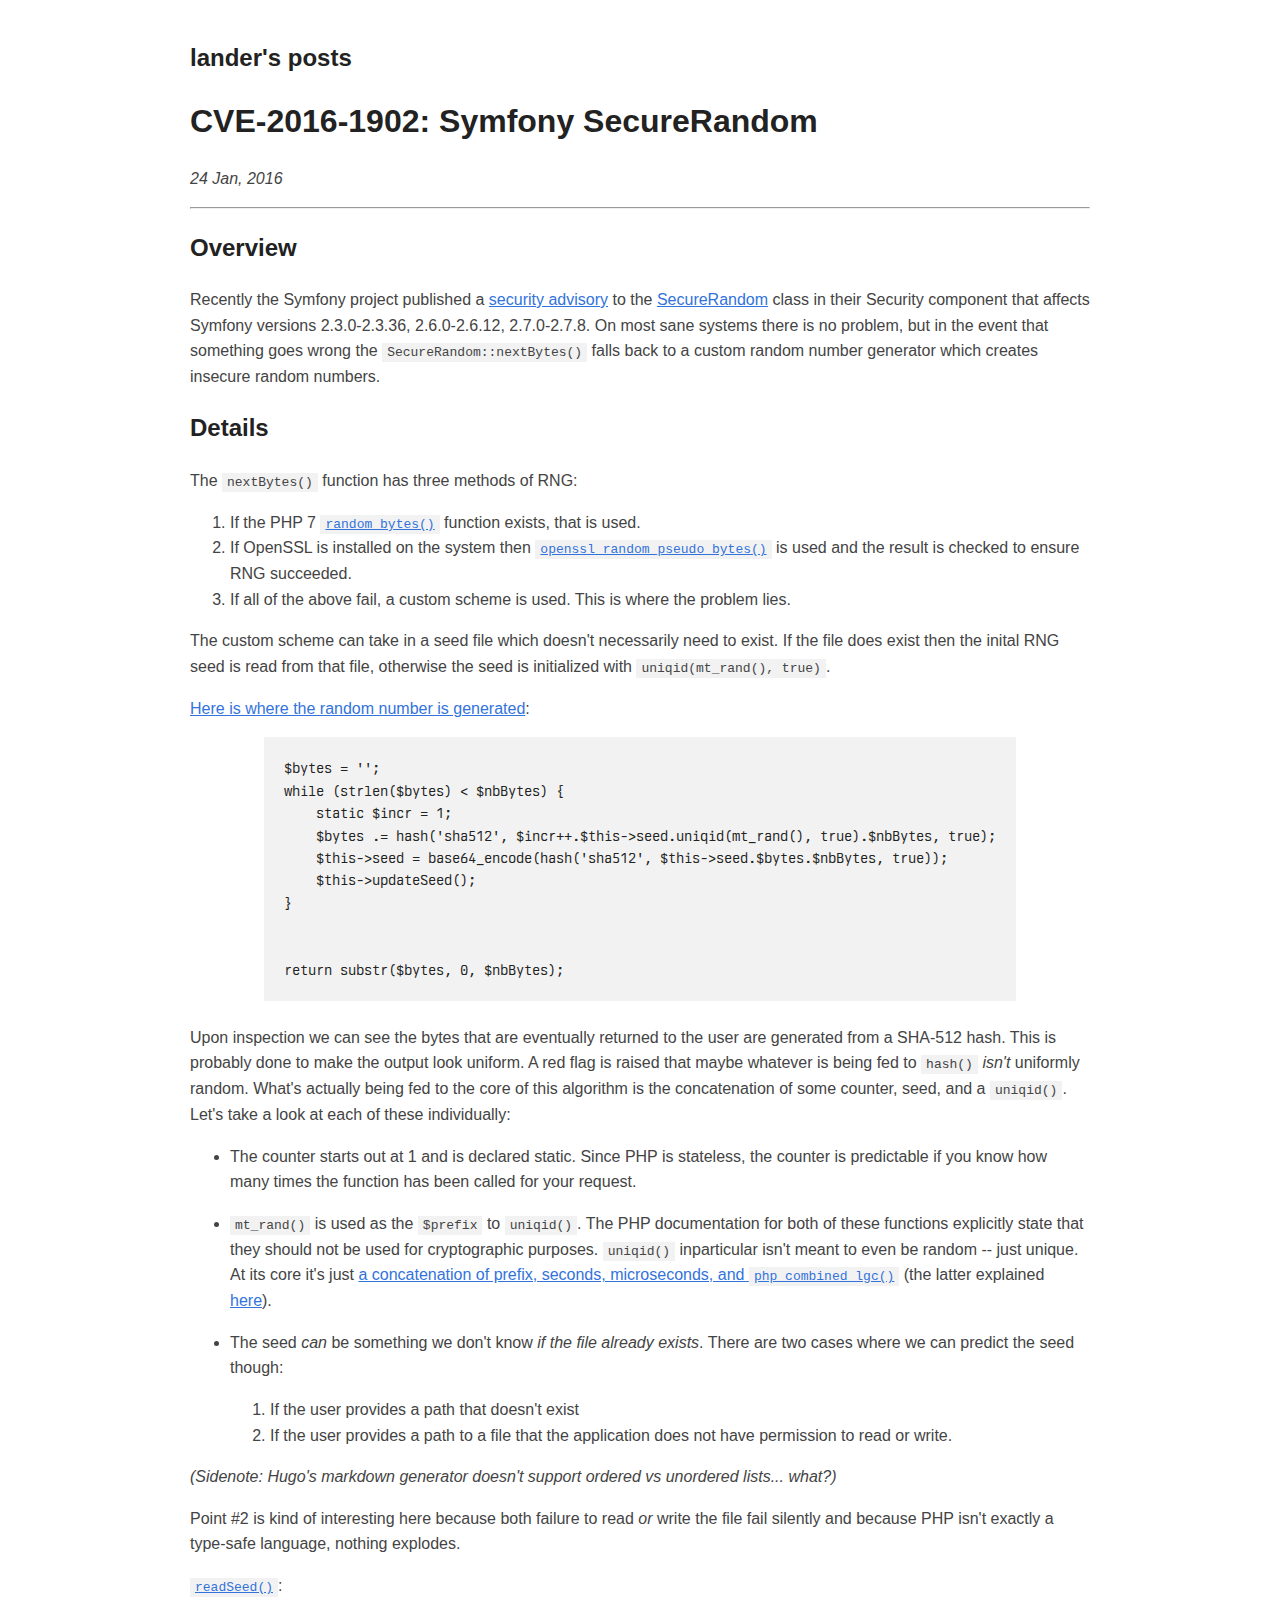
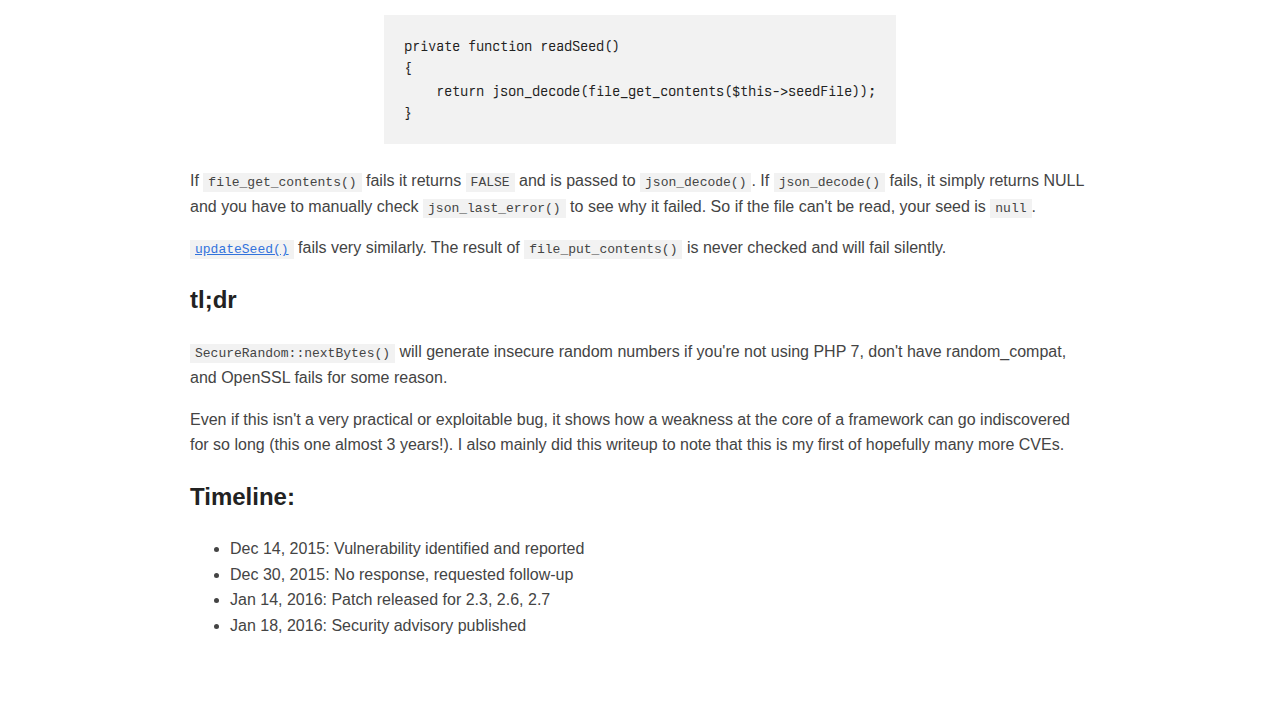
<file: cve-2016-1902/index.html>
<!DOCTYPE html>
<html lang="en">
<head>
  <meta charset="utf-8">
  <meta name="viewport" content="width=device-width, initial-scale=1.0">
  <title>CVE-2016-1902: Symfony SecureRandom | lander&#x27;s posts</title>
  <meta name="title" content="CVE-2016-1902: Symfony SecureRandom" />
<meta name="twitter:title" content="CVE-2016-1902: Symfony SecureRandom" />
<meta name="og:twitter:title" content="CVE-2016-1902: Symfony SecureRandom" />
<meta name="description"
    content="nothing interesting" />
<meta name="og:description"
    content="nothing interesting" />
<meta name="twitter:description"
    content="nothing interesting" />

<meta property="og:type" content="article" />
<meta property="article:published_time" content=" 2016-01-24T15:48:01-08:00">



  <meta name="referrer" content="no-referrer-when-downgrade">
  
  <link rel="alternate" type="application/atom+xml" title="lander&#x27;s posts" href="https://landaire.net/atom.xml">
      
  <style>@font-face {
font-family: 'BerkeleyMono';
src: url('/font/BerkeleyMono-Regular.woff2') format('woff2'),
url('/font/BerkeleyMono-Regular.woff') format('woff');
}

/* Expando */
.wrap-collabsible {
margin-bottom: 1.2rem 0;
}

input[type='checkbox'] {
display: none;
}

.lbl-toggle {
display: block;

font-weight: bold;
font-family: monospace;
font-size: 1.2rem;
text-transform: uppercase;
text-align: center;

padding: 1rem;

color: #F9DBBA;
background: #5B99C2;

cursor: pointer;

border-radius: 7px;
transition: all 0.25s ease-out;
}

.lbl-toggle:hover {
color: #1A4870;
}

.lbl-toggle::before {
content: ' ';
display: inline-block;

border-top: 5px solid transparent;
border-bottom: 5px solid transparent;
border-left: 5px solid currentColor;
vertical-align: middle;
margin-right: .7rem;
transform: translateY(-2px);

transition: transform .2s ease-out;
}

.toggle:checked + .lbl-toggle::before {
transform: rotate(90deg) translateX(-3px);
}

.collapsible-content {
max-height: 0px;
overflow: hidden;
transition: max-height .25s ease-in-out;
}

.toggle:checked + .lbl-toggle + .collapsible-content {
max-height: 1000vh;
}

.toggle:checked + .lbl-toggle {
border-bottom-right-radius: 0;
border-bottom-left-radius: 0;
}

.collapsible-content .content-inner {
background: rgba(26, 72, 112, .2);
border-bottom: 1px solid rgb(31, 49, 111, .45);
border-bottom-left-radius: 7px;
border-bottom-right-radius: 7px;
padding: .5rem 1rem;
}


body {
font-family: Verdana, sans-serif;
margin: auto;
padding: 20px;
max-width: 900px;
text-align: left;
background-color: #fff;
word-wrap: break-word;
overflow-wrap: break-word;
line-height: 1.5;
color: #444;
}

h1,
h2,
h3,
h4,
h5,
h6,
strong,
b {
color: #222;
}

a {
color: #3273dc;
}

.title {
text-decoration: none;
border: 0;
}

.title span {
font-weight: 400;
}

nav a {
margin-right: 10px;
}

textarea {
width: 100%;
font-size: 1rem;
}

input {
font-size: 1rem;
}

main,article {
line-height: 1.6;
}

table {
width: 100%;
}

img {
max-width: 100%;
}

main img {
display:block;
margin-left:auto;
margin-right:auto;
}

code {
padding: 2px 5px;
background-color: #f2f2f2;
}

pre code {
color: #222;
display: block;
padding: 20px;
white-space: pre-wrap;
font-size: 0.875rem;
overflow-x: auto;
}

div.highlight pre {
background-color: initial;
color: initial;
}

div.highlight code {
background-color: unset;
color: unset;
}

blockquote {
border-left: 1px solid #999;
color: #222;
padding-left: 20px;
font-style: italic;
}

footer {
padding: 25px;
text-align: center;
}

.helptext {
color: #222;
font-size: small;
}

.errorlist {
color: #eba613;
font-size: small;
}

/* blog posts */
ul.blog-posts {
list-style-type: none;
padding: unset;
}

ul.blog-posts li {
display: flex;
}

ul.blog-posts li span {
flex: 0 0 130px;
}

ul.blog-posts li a:visited {
color: #8b6fcb;
}

@media (prefers-color-scheme: dark) {
body {
background-color: #333;
color: #ddd;
}

h1,
h2,
h3,
h4,
h5,
h6,
strong,
b {
color: #eee;
}

a {
color: #8cc2dd;
}

code {
background-color: #222;
}

pre code {
color: #ddd;
}

blockquote {
color: #ccc;
}

textarea,
input {
background-color: #252525;
color: #ddd;
}

.helptext {
color: #aaa;
}
}

.header-block-inline {
display: flex;
justify-content: center;
align-items: center;
}

.header-block img {
margin: auto;
display: block;
}

.header-img {
margin-right: 1rem ;
}

/*
@media (min-width: 1200px) {
pre {
width: 1080px;
position: relative;
left: calc(-540px + 50%);
}
}

*/

pre {
text-align: center;
background-color: transparent !important;
}

pre code {
display: inline-block;
text-align: left;
}


/*
pre code {
width: 120em;
position: relative;
left: calc(-60em + 50%);
}
*/

pre, pre * {
font-family: 'BerkeleyMono', monospace;
font-variant-ligatures: none;
}

pre {
max-height: 100vh;
overflow: -moz-scrollbars-vertical;
overflow-y: scroll;
}</style>
  </head>
<body>
  <header>
  <a href="https:&#x2F;&#x2F;landaire.net" class="title">
    <h2>lander&#x27;s posts</h2>
  </a>
  <nav>
    

  </nav>
</header>



  <hgroup>
    <h1>CVE-2016-1902: Symfony SecureRandom</h1>
    
  </hgroup>

</div>
<p>
  <i>
    <time datetime=' 2016-01-24T15:48:01-08:00' pubdate>24 Jan, 2016</time>
  </i>
</p>
<hr>
<main>
  
  <h2 id="overview">Overview</h2>
<p>Recently the Symfony project published a <a href="http://symfony.com/blog/cve-2016-1902-securerandom-s-fallback-not-secure-when-openssl-fails">security advisory</a>
to the <a href="https://github.com/symfony/symfony/blob/v2.7.8/src/Symfony/Component/Security/Core/Util/SecureRandom.php">SecureRandom</a>
class in their Security component that affects Symfony versions 2.3.0-2.3.36,
2.6.0-2.6.12, 2.7.0-2.7.8. On most sane systems there is no problem, but
in the event that something goes wrong the <code>SecureRandom::nextBytes()</code> falls
back to a custom random number generator which creates insecure random numbers.</p>
<h2 id="details">Details</h2>
<p>The <code>nextBytes()</code> function has three methods of RNG:</p>
<ol>
<li>If the PHP 7 <a href="http://php.net/manual/en/function.random-bytes.php"><code>random_bytes()</code></a>
function exists, that is used.</li>
<li>If OpenSSL is installed on the system then <a href="https://github.com/symfony/symfony/blob/ad264021e44a5aaa132f16aef69f92e56795683e/src/Symfony/Component/Security/Core/Util/SecureRandom.php#L66-L76"><code>openssl_random_pseudo_bytes()</code></a>
is used and the result is checked to ensure RNG succeeded.</li>
<li>If all of the above fail, a custom scheme is used. This is where the problem
lies.</li>
</ol>
<p>The custom scheme can take in a seed file which doesn't necessarily need to exist.
If the file does exist then the inital RNG seed is read from that file, otherwise
the seed is initialized with <code>uniqid(mt_rand(), true)</code>.</p>
<p><a href="https://github.com/symfony/symfony/blob/ad264021e44a5aaa132f16aef69f92e56795683e/src/Symfony/Component/Security/Core/Util/SecureRandom.php#L92-L100">Here is where the random number is generated</a>:</p>
<pre data-lang="php" style="background-color:#2b303b;color:#c0c5ce;" class="language-php "><code class="language-php" data-lang="php"><span>$bytes = &#39;&#39;;
</span><span>while (strlen($bytes) &lt; $nbBytes) {
</span><span>    static $incr = 1;
</span><span>    $bytes .= hash(&#39;sha512&#39;, $incr++.$this-&gt;seed.uniqid(mt_rand(), true).$nbBytes, true);
</span><span>    $this-&gt;seed = base64_encode(hash(&#39;sha512&#39;, $this-&gt;seed.$bytes.$nbBytes, true));
</span><span>    $this-&gt;updateSeed();
</span><span>}
</span><span>
</span><span>
</span><span>return substr($bytes, 0, $nbBytes);
</span></code></pre>
<p>Upon inspection we can see the bytes that are eventually returned to the user
are generated from a SHA-512 hash. This is probably done to make the output look uniform.
A red flag is raised that maybe whatever is being fed to <code>hash()</code> <em>isn't</em> uniformly
random. What's actually being fed to the core of this algorithm is the concatenation
of some counter, seed, and a <code>uniqid()</code>. Let's take a look at each of these individually:</p>
<ul>
<li>
<p>The counter starts out at 1 and is declared static. Since PHP is stateless,
the counter is predictable if you know how many times the function has been
called for your request.</p>
</li>
<li>
<p><code>mt_rand()</code> is used as the <code>$prefix</code> to <code>uniqid()</code>. The PHP documentation
for both of these functions explicitly state that they should not be used for
cryptographic purposes. <code>uniqid()</code> inparticular isn't meant to even be random -- just unique.
At its core it's just <a href="https://github.com/php/php-src/blob/71c19800258ee3a9548af9a5e64ab0a62d1b1d8e/ext/standard/uniqid.c#L79-L83">a concatenation of prefix, seconds, microseconds, and <code>php_combined_lgc()</code></a> (the latter explained <a href="http://seclists.org/fulldisclosure/2010/Mar/519">here</a>).</p>
</li>
<li>
<p>The seed <em>can</em> be something we don't know <em>if the file already exists</em>. There
are two cases where we can predict the seed though:</p>
<ol>
<li>If the user provides a path that doesn't exist</li>
<li>If the user provides a path to a file that the application does not
have permission to read or write.</li>
</ol>
</li>
</ul>
<p><em>(Sidenote: Hugo's markdown generator doesn't support ordered vs unordered lists... what?)</em></p>
<p>Point #2 is kind of interesting here because both failure to read <em>or</em> write the
file fail silently and because PHP isn't exactly a type-safe language, nothing explodes.</p>
<p><a href="https://github.com/symfony/symfony/blob/ad264021e44a5aaa132f16aef69f92e56795683e/src/Symfony/Component/Security/Core/Util/SecureRandom.php#L103-L106"><code>readSeed()</code></a>:</p>
<pre data-lang="php" style="background-color:#2b303b;color:#c0c5ce;" class="language-php "><code class="language-php" data-lang="php"><span>private function readSeed()
</span><span>{
</span><span>    return json_decode(file_get_contents($this-&gt;seedFile));
</span><span>}
</span></code></pre>
<p>If <code>file_get_contents()</code> fails it returns <code>FALSE</code> and is passed to <code>json_decode()</code>.
If <code>json_decode()</code> fails, it simply returns NULL and you have to manually check
<code>json_last_error()</code> to see why it failed. So if the file can't be read, your
seed is <code>null</code>.</p>
<p><a href="https://github.com/symfony/symfony/blob/ad264021e44a5aaa132f16aef69f92e56795683e/src/Symfony/Component/Security/Core/Util/SecureRandom.php#L108-L115"><code>updateSeed()</code></a> fails very similarly. The result of <code>file_put_contents()</code>
is never checked and will fail silently.</p>
<h2 id="tl-dr">tl;dr</h2>
<p><code>SecureRandom::nextBytes()</code> will generate insecure random numbers if you're not
using PHP 7, don't have random_compat, and OpenSSL fails for some reason.</p>
<p>Even if this isn't a very practical or exploitable bug, it shows how a weakness
at the core of a framework can go indiscovered for so long (this one almost 3 years!).
I also mainly did this writeup to note that this is my first of hopefully many
more CVEs.</p>
<h2 id="timeline">Timeline:</h2>
<ul>
<li>Dec 14, 2015: Vulnerability identified and reported</li>
<li>Dec 30, 2015: No response, requested follow-up</li>
<li>Jan 14, 2016: Patch released for 2.3, 2.6, 2.7</li>
<li>Jan 18, 2016: Security advisory published</li>
</ul>

</main>
<p>
</p>
<footer>
</footer>
</body>
<!-- Matomo -->
<script>
  var _paq = window._paq = window._paq || [];
  /* tracker methods like "setCustomDimension" should be called before "trackPageView" */
  _paq.push(['trackPageView']);
  _paq.push(['enableLinkTracking']);
  (function() {
    var u="https://landaire.matomo.cloud/";
    _paq.push(['setTrackerUrl', u+'matomo.php']);
    _paq.push(['setSiteId', '1']);
    var d=document, g=d.createElement('script'), s=d.getElementsByTagName('script')[0];
    g.async=true; g.src='https://cdn.matomo.cloud/landaire.matomo.cloud/matomo.js'; s.parentNode.insertBefore(g,s);
  })();
</script>
<!-- End Matomo Code -->
</html>
</file>
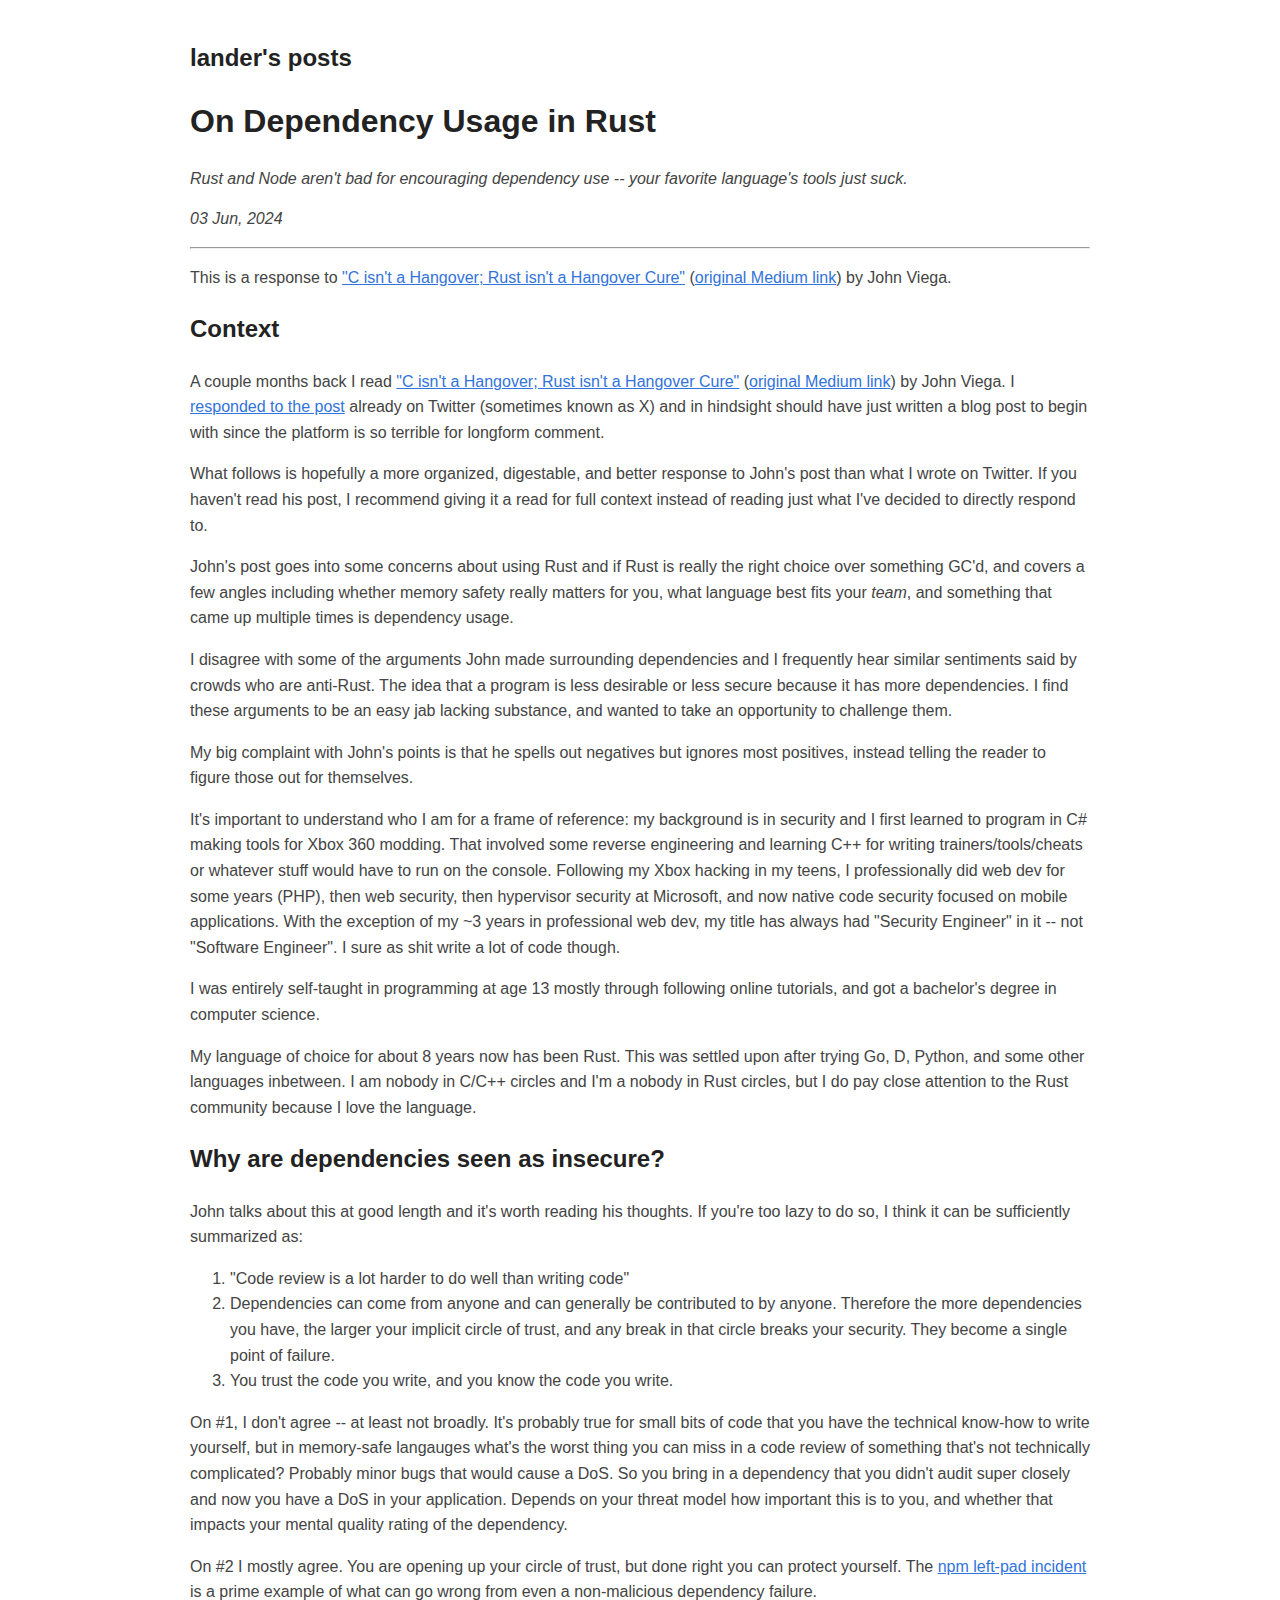
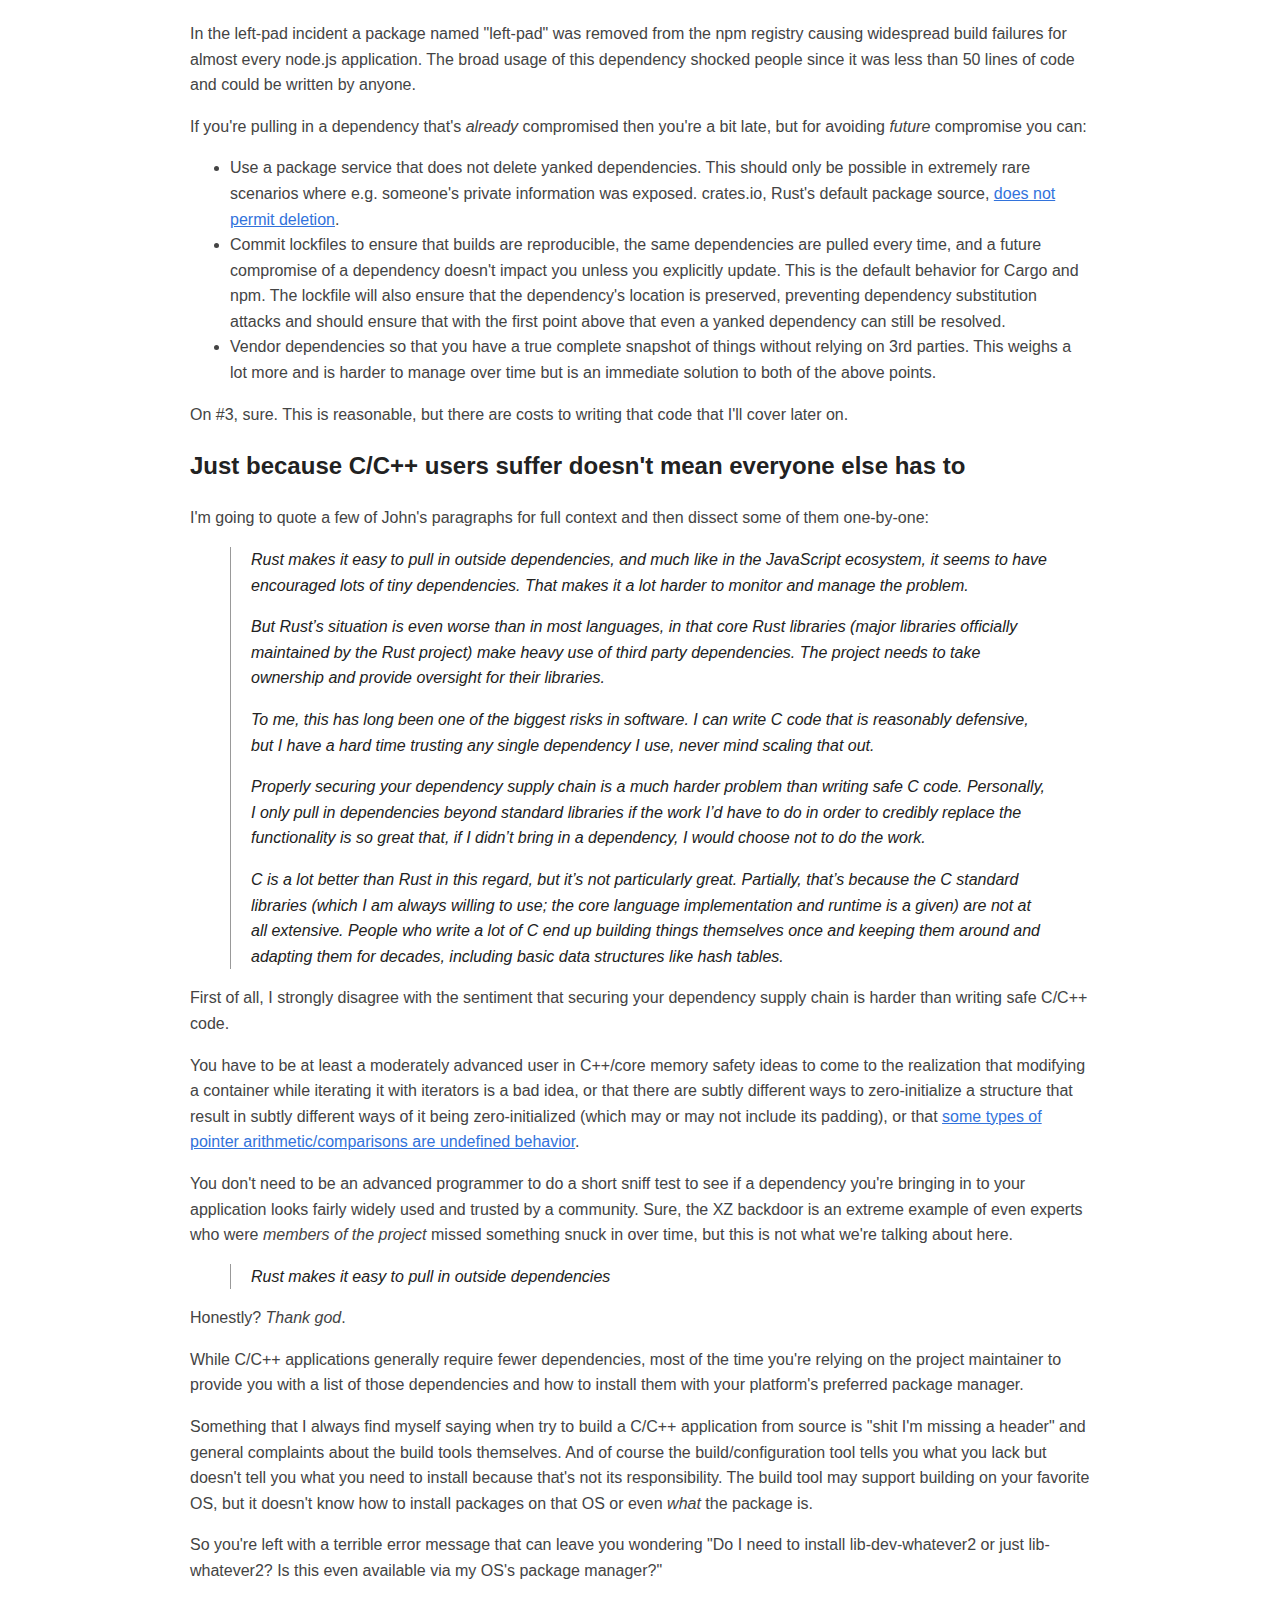
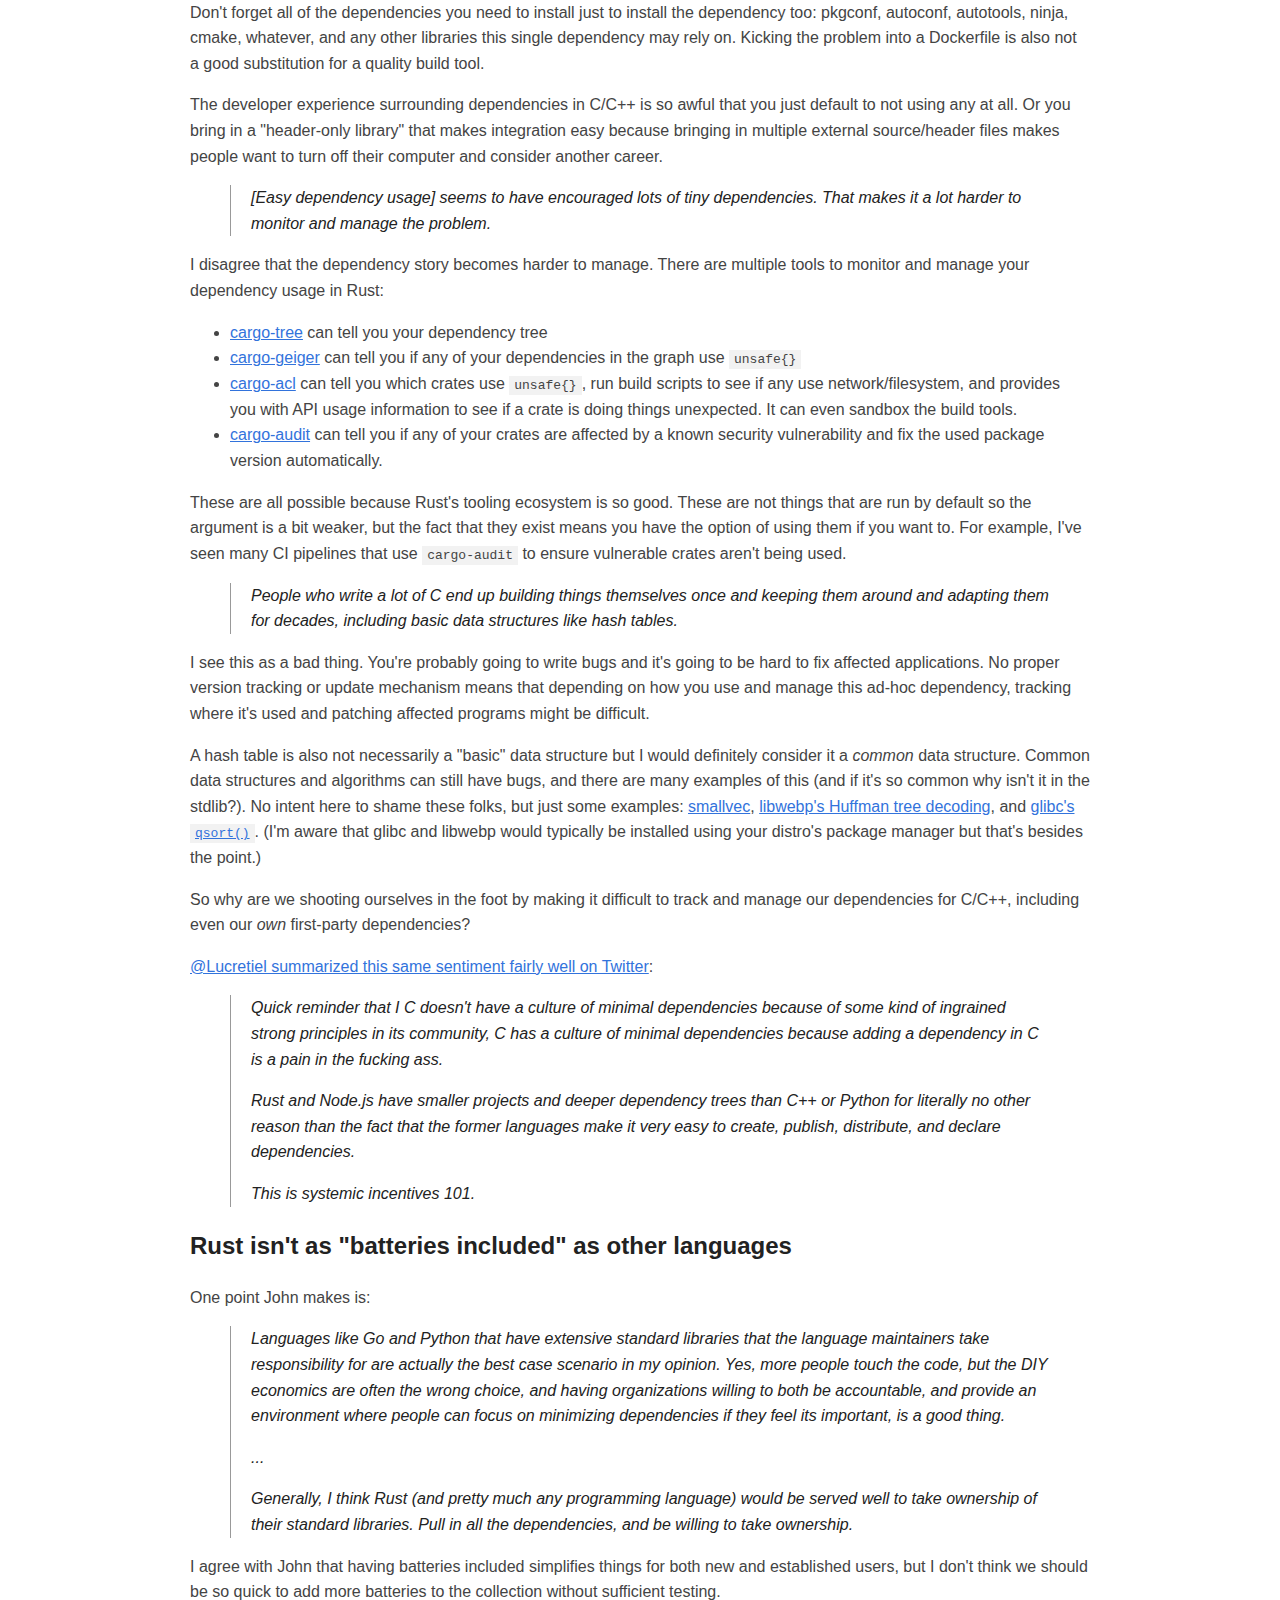
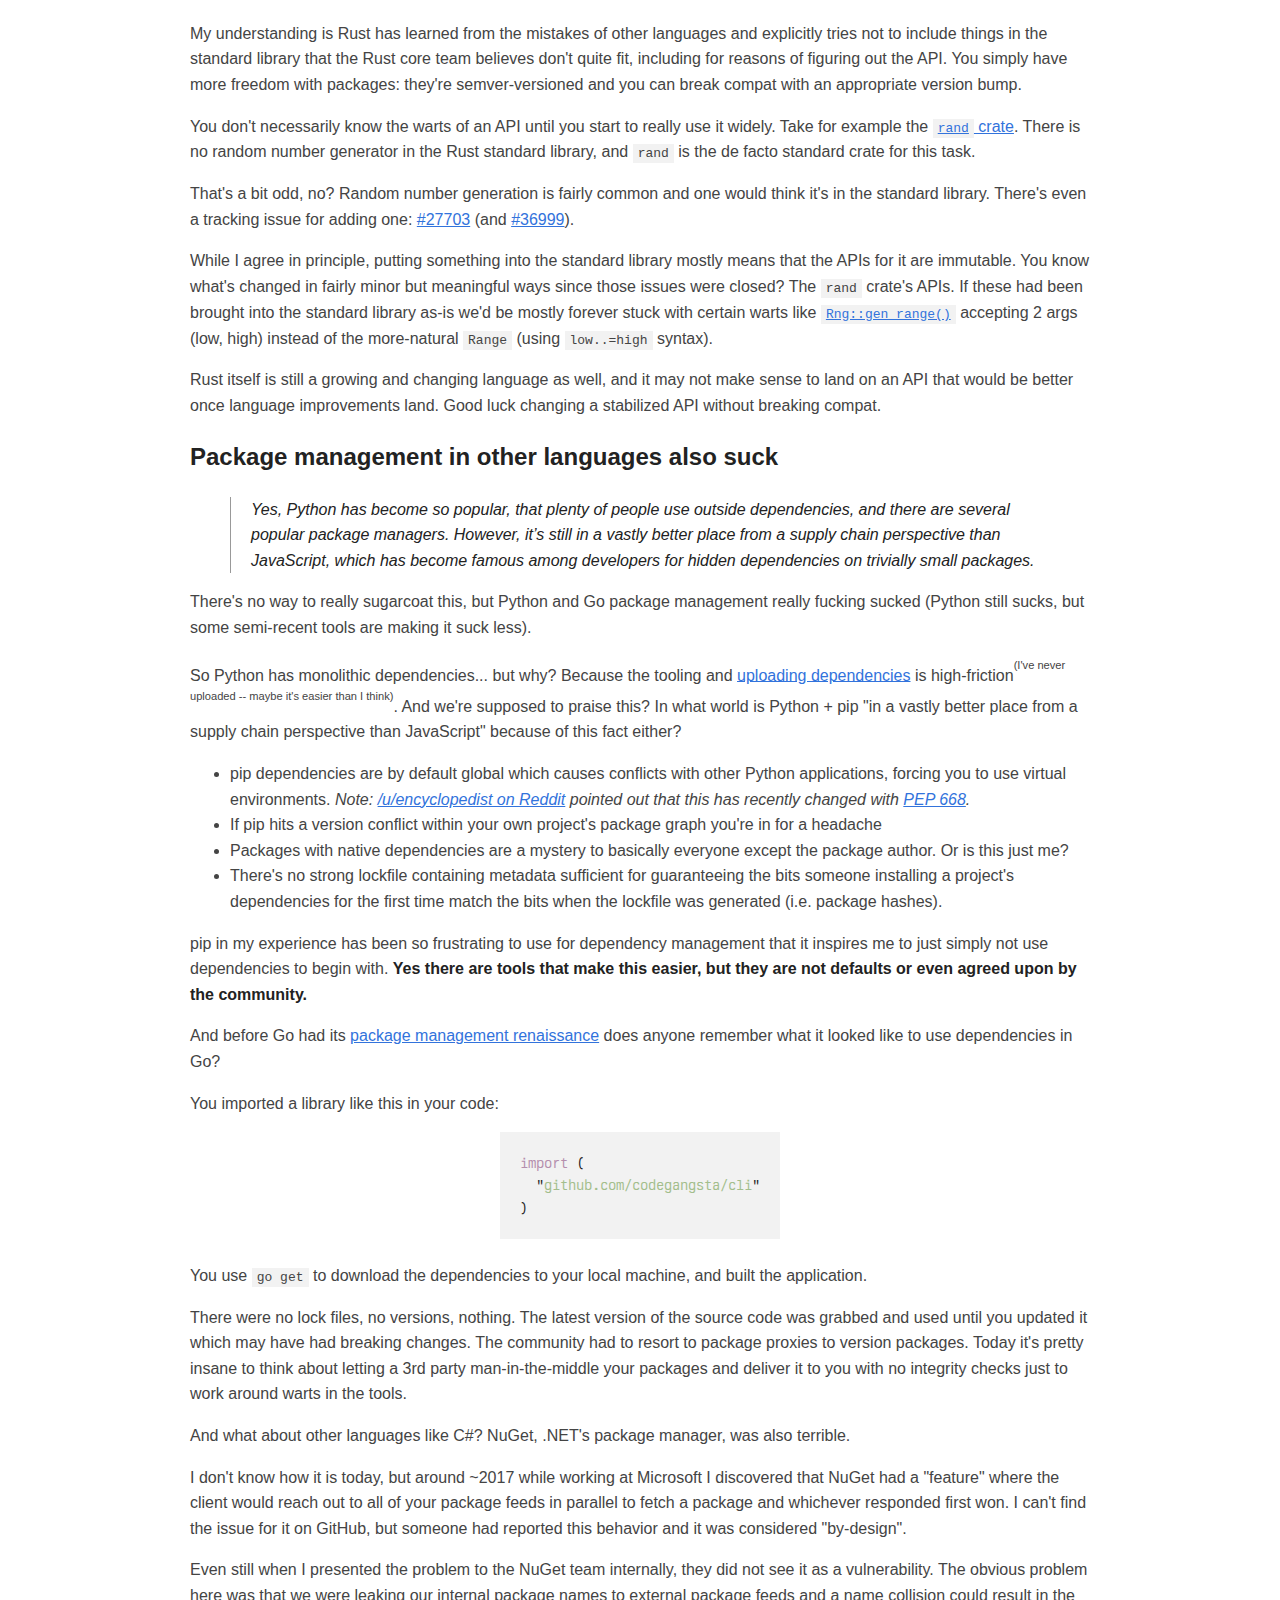
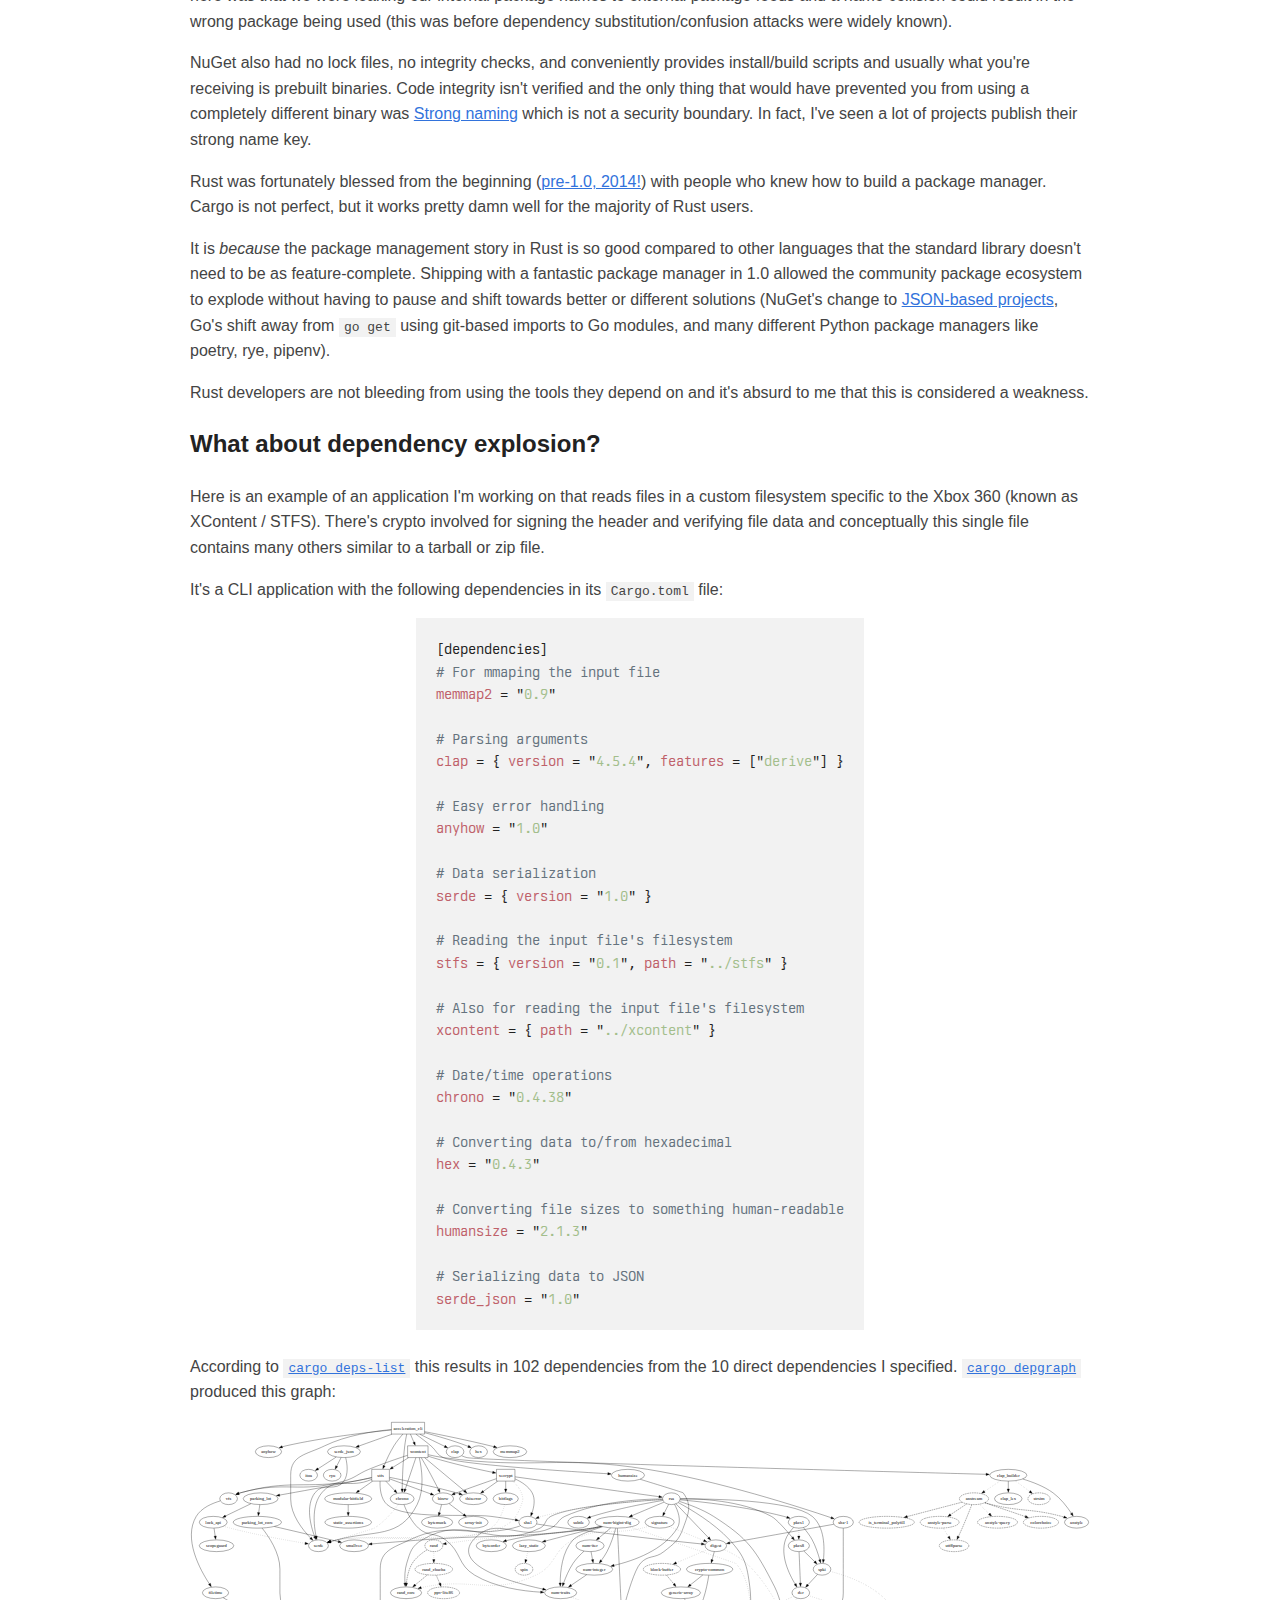
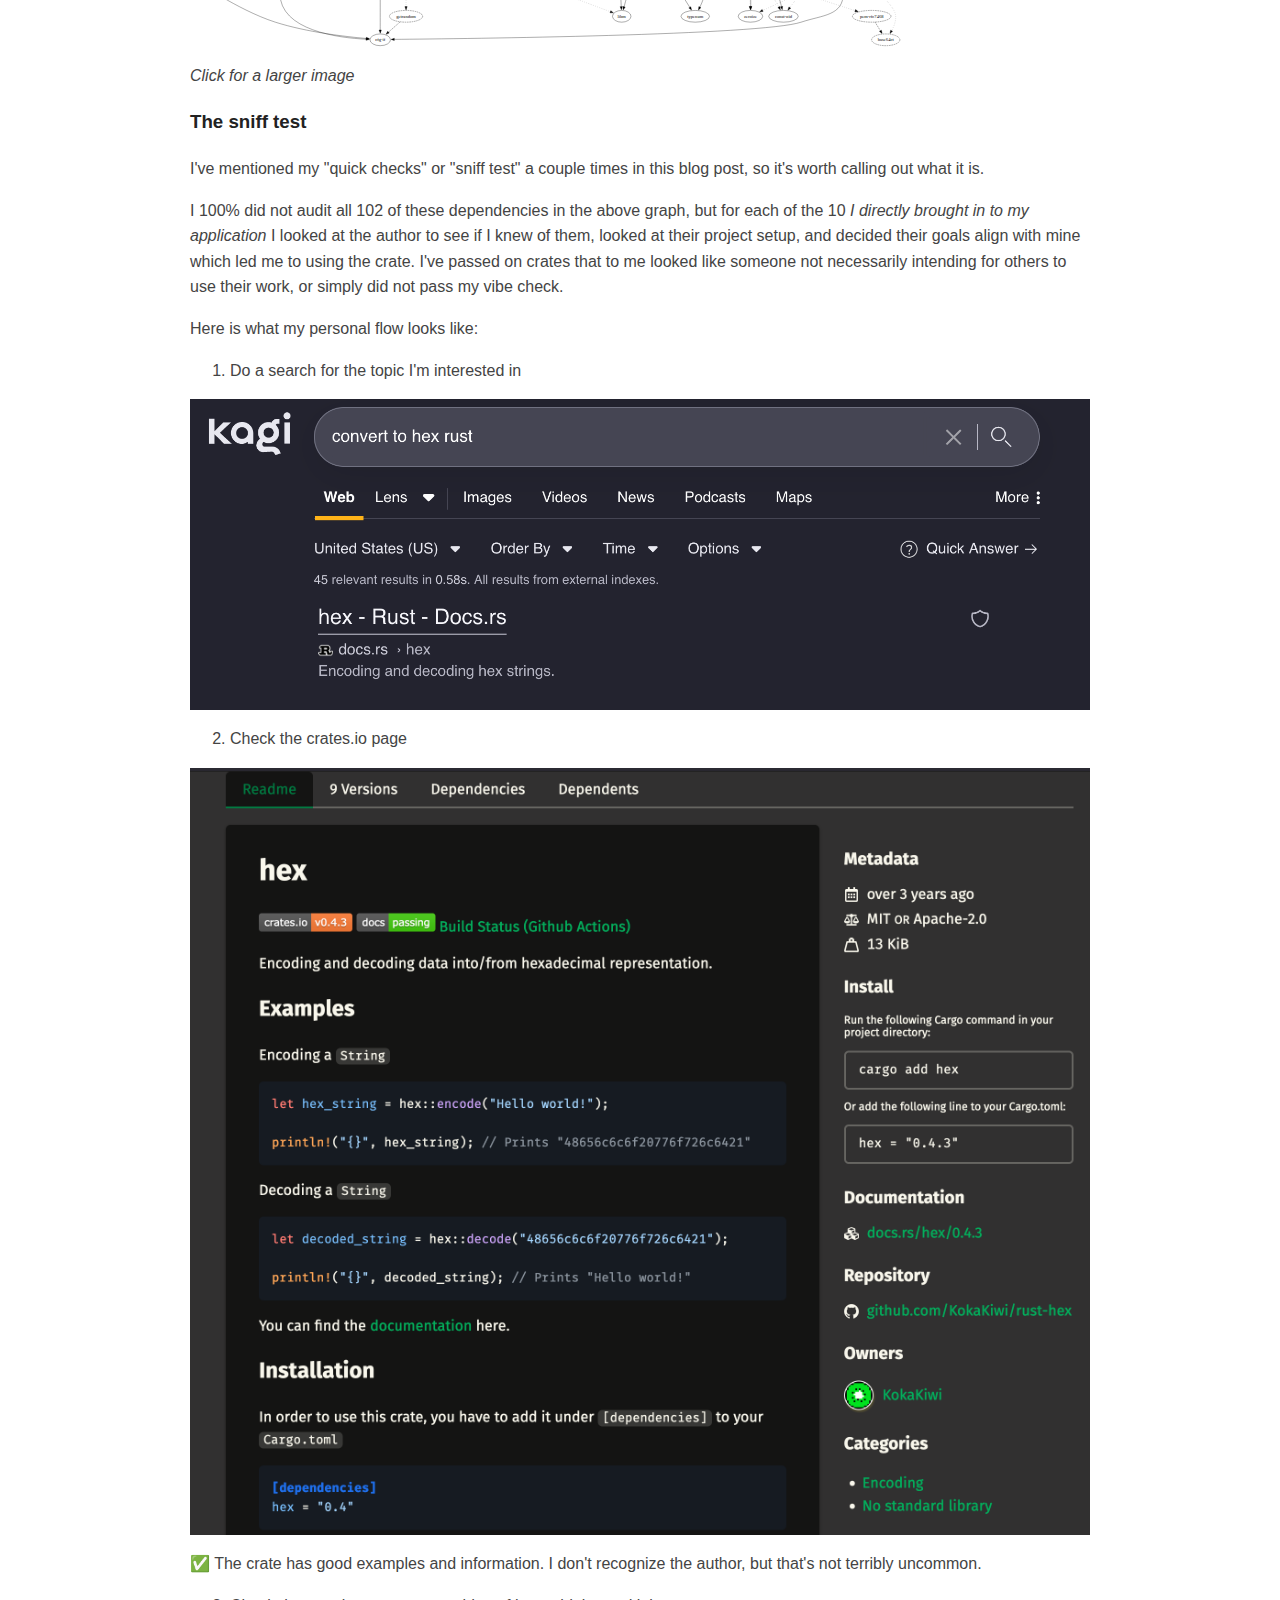
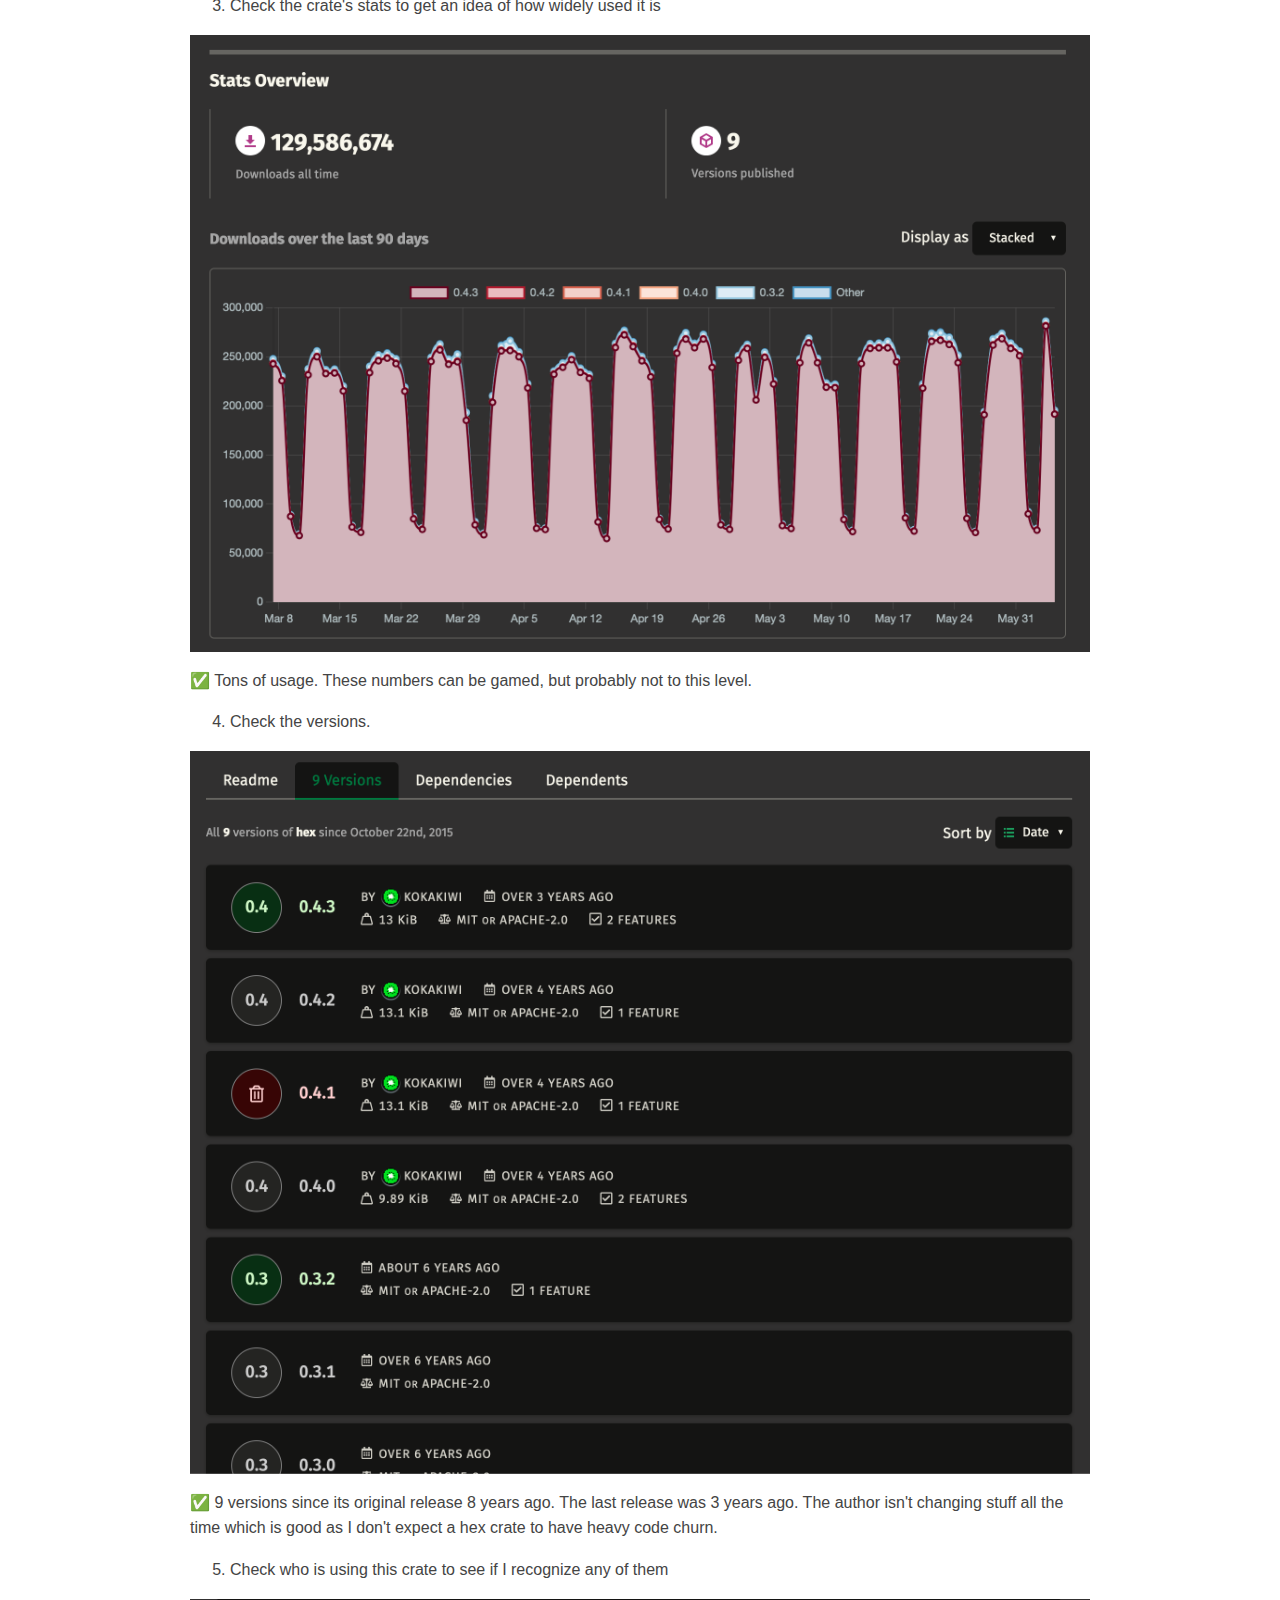
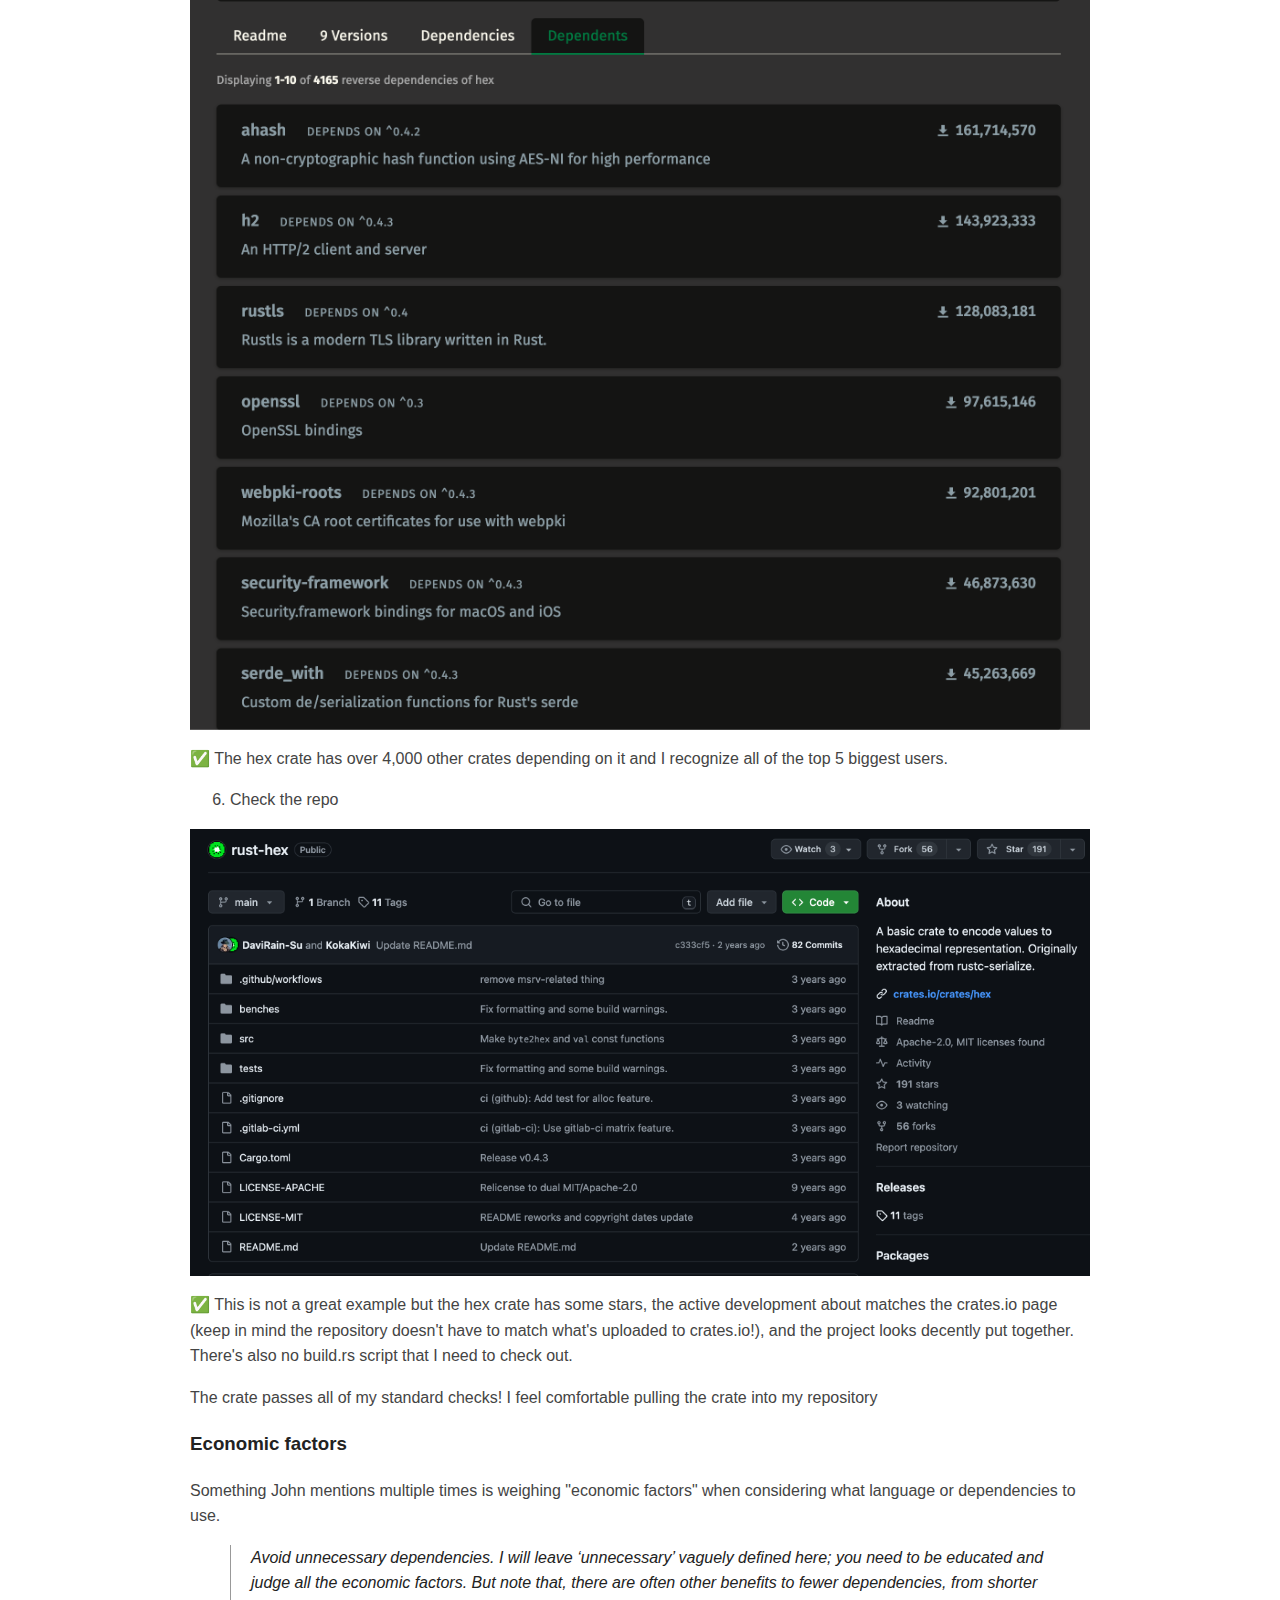
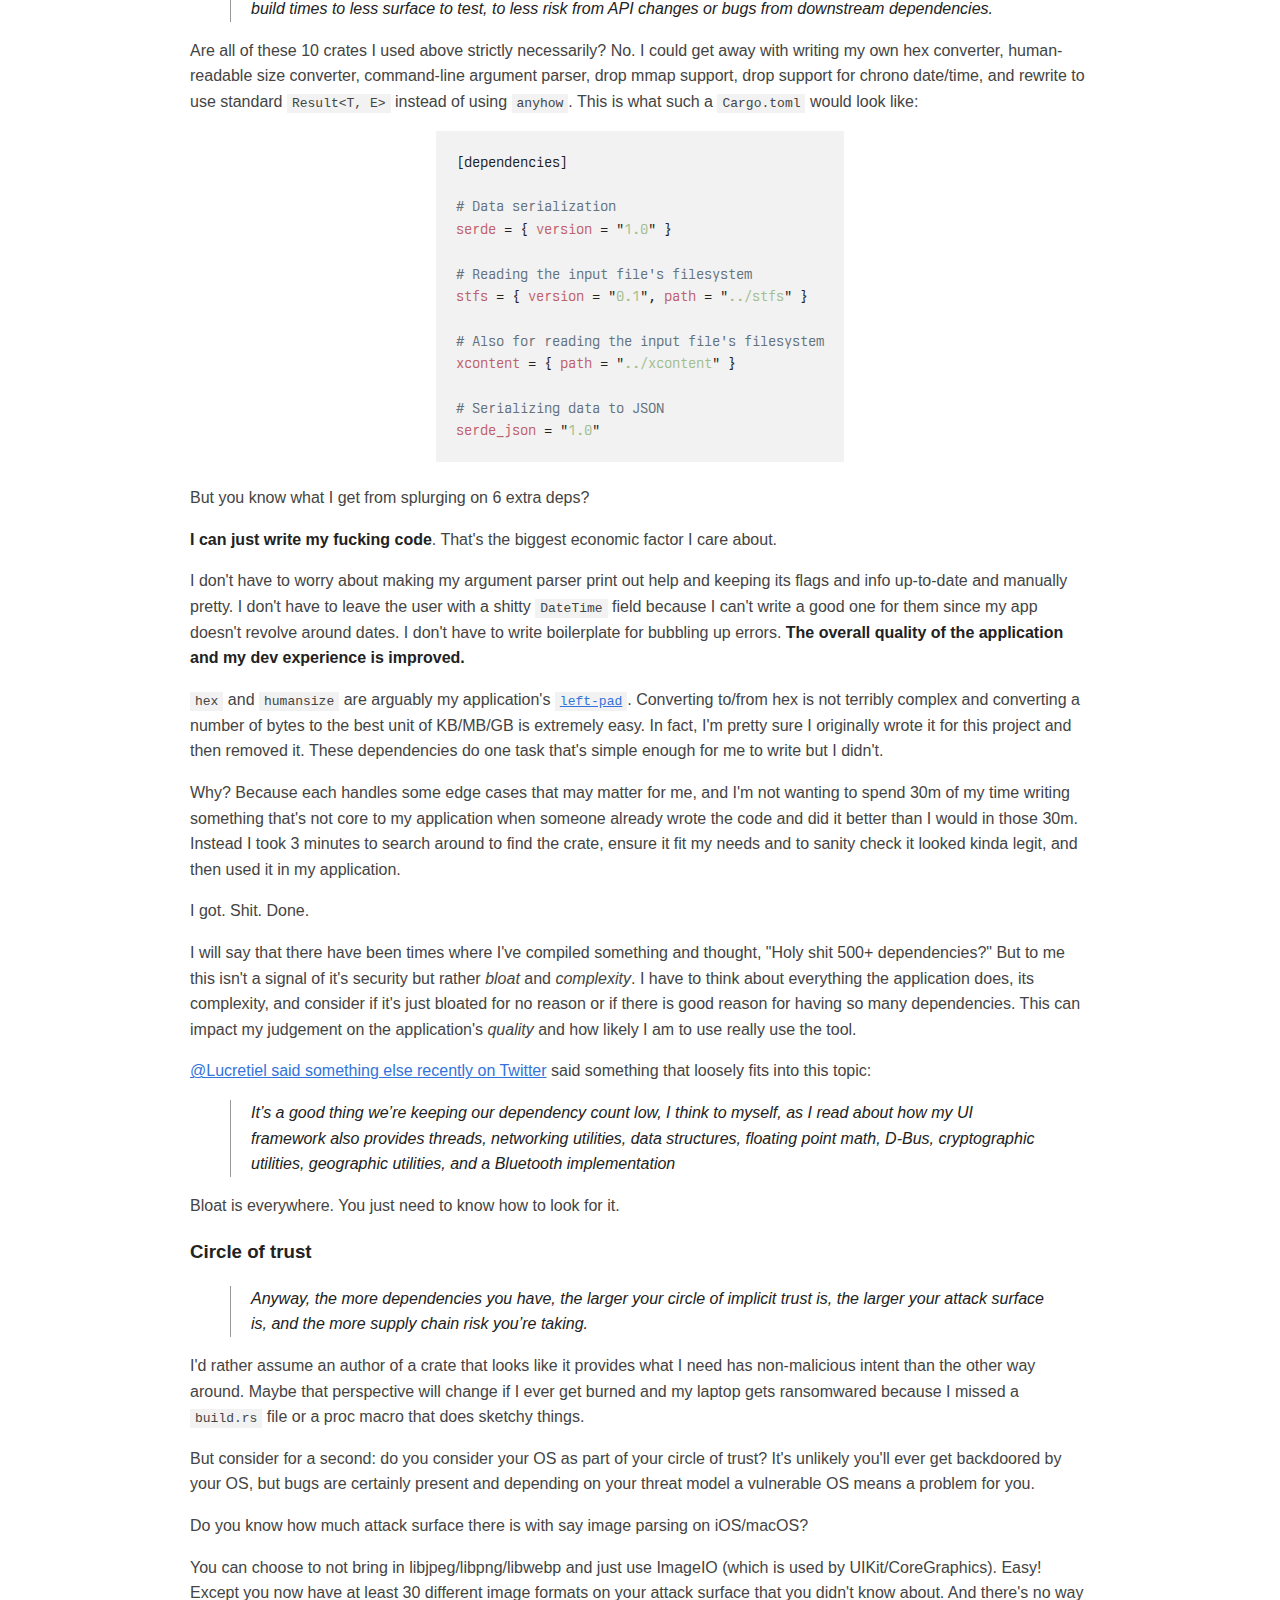
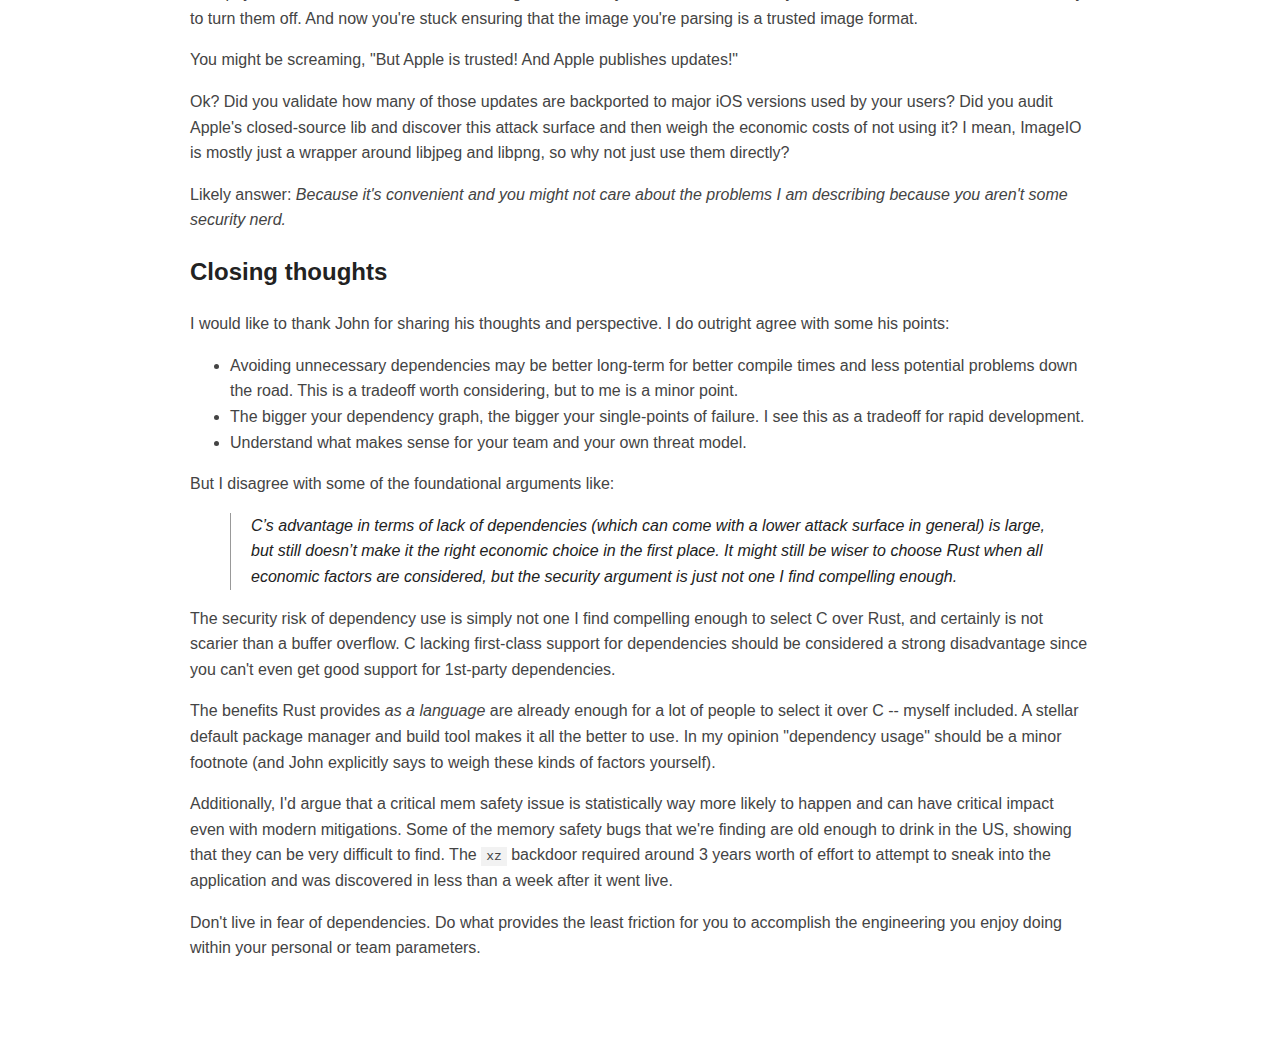
<file: on-dependency-usage-in-rust/index.html>
<!DOCTYPE html>
<html lang="en">
<head>
  <meta charset="utf-8">
  <meta name="viewport" content="width=device-width, initial-scale=1.0">
  <title>On Dependency Usage in Rust | lander&#x27;s posts</title>
  <meta name="title" content="On Dependency Usage in Rust" />
<meta name="twitter:title" content="On Dependency Usage in Rust" />
<meta name="og:twitter:title" content="On Dependency Usage in Rust" />
<meta name="description"
    content="Rust and Node aren&#x27;t bad for encouraging dependency use -- your favorite language&#x27;s tools just suck." />
<meta name="og:description"
    content="Rust and Node aren&#x27;t bad for encouraging dependency use -- your favorite language&#x27;s tools just suck." />
<meta name="twitter:description"
    content="Rust and Node aren&#x27;t bad for encouraging dependency use -- your favorite language&#x27;s tools just suck." />

<meta property="og:type" content="article" />
<meta property="article:published_time" content=" 2024-06-03T00:00:00+00:00">



  <meta name="referrer" content="no-referrer-when-downgrade">
  
  <link rel="alternate" type="application/atom+xml" title="lander&#x27;s posts" href="https://landaire.net/atom.xml">
      
  <style>@font-face {
font-family: 'BerkeleyMono';
src: url('/font/BerkeleyMono-Regular.woff2') format('woff2'),
url('/font/BerkeleyMono-Regular.woff') format('woff');
}

/* Expando */
.wrap-collabsible {
margin-bottom: 1.2rem 0;
}

input[type='checkbox'] {
display: none;
}

.lbl-toggle {
display: block;

font-weight: bold;
font-family: monospace;
font-size: 1.2rem;
text-transform: uppercase;
text-align: center;

padding: 1rem;

color: #F9DBBA;
background: #5B99C2;

cursor: pointer;

border-radius: 7px;
transition: all 0.25s ease-out;
}

.lbl-toggle:hover {
color: #1A4870;
}

.lbl-toggle::before {
content: ' ';
display: inline-block;

border-top: 5px solid transparent;
border-bottom: 5px solid transparent;
border-left: 5px solid currentColor;
vertical-align: middle;
margin-right: .7rem;
transform: translateY(-2px);

transition: transform .2s ease-out;
}

.toggle:checked + .lbl-toggle::before {
transform: rotate(90deg) translateX(-3px);
}

.collapsible-content {
max-height: 0px;
overflow: hidden;
transition: max-height .25s ease-in-out;
}

.toggle:checked + .lbl-toggle + .collapsible-content {
max-height: 1000vh;
}

.toggle:checked + .lbl-toggle {
border-bottom-right-radius: 0;
border-bottom-left-radius: 0;
}

.collapsible-content .content-inner {
background: rgba(26, 72, 112, .2);
border-bottom: 1px solid rgb(31, 49, 111, .45);
border-bottom-left-radius: 7px;
border-bottom-right-radius: 7px;
padding: .5rem 1rem;
}


body {
font-family: Verdana, sans-serif;
margin: auto;
padding: 20px;
max-width: 900px;
text-align: left;
background-color: #fff;
word-wrap: break-word;
overflow-wrap: break-word;
line-height: 1.5;
color: #444;
}

h1,
h2,
h3,
h4,
h5,
h6,
strong,
b {
color: #222;
}

a {
color: #3273dc;
}

.title {
text-decoration: none;
border: 0;
}

.title span {
font-weight: 400;
}

nav a {
margin-right: 10px;
}

textarea {
width: 100%;
font-size: 1rem;
}

input {
font-size: 1rem;
}

main,article {
line-height: 1.6;
}

table {
width: 100%;
}

img {
max-width: 100%;
}

main img {
display:block;
margin-left:auto;
margin-right:auto;
}

code {
padding: 2px 5px;
background-color: #f2f2f2;
}

pre code {
color: #222;
display: block;
padding: 20px;
white-space: pre-wrap;
font-size: 0.875rem;
overflow-x: auto;
}

div.highlight pre {
background-color: initial;
color: initial;
}

div.highlight code {
background-color: unset;
color: unset;
}

blockquote {
border-left: 1px solid #999;
color: #222;
padding-left: 20px;
font-style: italic;
}

footer {
padding: 25px;
text-align: center;
}

.helptext {
color: #222;
font-size: small;
}

.errorlist {
color: #eba613;
font-size: small;
}

/* blog posts */
ul.blog-posts {
list-style-type: none;
padding: unset;
}

ul.blog-posts li {
display: flex;
}

ul.blog-posts li span {
flex: 0 0 130px;
}

ul.blog-posts li a:visited {
color: #8b6fcb;
}

@media (prefers-color-scheme: dark) {
body {
background-color: #333;
color: #ddd;
}

h1,
h2,
h3,
h4,
h5,
h6,
strong,
b {
color: #eee;
}

a {
color: #8cc2dd;
}

code {
background-color: #222;
}

pre code {
color: #ddd;
}

blockquote {
color: #ccc;
}

textarea,
input {
background-color: #252525;
color: #ddd;
}

.helptext {
color: #aaa;
}
}

.header-block-inline {
display: flex;
justify-content: center;
align-items: center;
}

.header-block img {
margin: auto;
display: block;
}

.header-img {
margin-right: 1rem ;
}

/*
@media (min-width: 1200px) {
pre {
width: 1080px;
position: relative;
left: calc(-540px + 50%);
}
}

*/

pre {
text-align: center;
background-color: transparent !important;
}

pre code {
display: inline-block;
text-align: left;
}


/*
pre code {
width: 120em;
position: relative;
left: calc(-60em + 50%);
}
*/

pre, pre * {
font-family: 'BerkeleyMono', monospace;
font-variant-ligatures: none;
}

pre {
max-height: 100vh;
overflow: -moz-scrollbars-vertical;
overflow-y: scroll;
}</style>
  </head>
<body>
  <header>
  <a href="https:&#x2F;&#x2F;landaire.net" class="title">
    <h2>lander&#x27;s posts</h2>
  </a>
  <nav>
    

  </nav>
</header>



  <hgroup>
    <h1>On Dependency Usage in Rust</h1>
    <p><em>Rust and Node aren&#x27;t bad for encouraging dependency use -- your favorite language&#x27;s tools just suck.</em></p>
  </hgroup>

</div>
<p>
  <i>
    <time datetime=' 2024-06-03T00:00:00+00:00' pubdate>03 Jun, 2024</time>
  </i>
</p>
<hr>
<main>
  
  <p>This is a response to <a href="https://scribe.rip/@john_25313/c-isnt-a-hangover-rust-isn-t-a-hangover-cure-580c9b35b5ce">"C isn't a Hangover; Rust isn't a Hangover Cure"</a> (<a href="https://medium.com/@john_25313/c-isnt-a-hangover-rust-isn-t-a-hangover-cure-580c9b35b5ce">original Medium link</a>) by John Viega.</p>

  
  <h2 id="context">Context</h2>
<p>A couple months back I read <a href="https://scribe.rip/@john_25313/c-isnt-a-hangover-rust-isn-t-a-hangover-cure-580c9b35b5ce">"C isn't a Hangover; Rust isn't a Hangover Cure"</a> (<a href="https://medium.com/@john_25313/c-isnt-a-hangover-rust-isn-t-a-hangover-cure-580c9b35b5ce">original Medium link</a>) by John Viega. I <a href="https://x.com/landaire/status/1782890213146083625">responded to the post</a> already on Twitter (sometimes known as X) and in hindsight should have just written a blog post to begin with since the platform is so terrible for longform comment.</p>
<p>What follows is hopefully a more organized, digestable, and better response to John's post than what I wrote on Twitter. If you haven't read his post, I recommend giving it a read for full context instead of reading just what I've decided to directly respond to.</p>
<p>John's post goes into some concerns about using Rust and if Rust is really the right choice over something GC'd, and covers a few angles including whether memory safety really matters for you, what language best fits your <em>team</em>, and something that came up multiple times is dependency usage.</p>
<p>I disagree with some of the arguments John made surrounding dependencies and I frequently hear similar sentiments said by crowds who are anti-Rust. The idea that a program is less desirable or less secure because it has more dependencies. I find these arguments to be an easy jab lacking substance, and wanted to take an opportunity to challenge them.</p>
<p>My big complaint with John's points is that he spells out negatives but ignores most positives, instead telling the reader to figure those out for themselves.</p>
<p>It's important to understand who I am for a frame of reference: my background is in security and I first learned to program in C# making tools for Xbox 360 modding. That involved some reverse engineering and learning C++ for writing trainers/tools/cheats or whatever stuff would have to run on the console. Following my Xbox hacking in my teens, I professionally did web dev for some years (PHP), then web security, then hypervisor security at Microsoft, and now native code security focused on mobile applications. With the exception of my ~3 years in professional web dev, my title has always had "Security Engineer" in it -- not "Software Engineer". I sure as shit write a lot of code though.</p>
<p>I was entirely self-taught in programming at age 13 mostly through following online tutorials, and got a bachelor's degree in computer science.</p>
<p>My language of choice for about 8 years now has been Rust. This was settled upon after trying Go, D, Python, and some other languages inbetween. I am nobody in C/C++ circles and I'm a nobody in Rust circles, but I do pay close attention to the Rust community because I love the language.</p>
<h2 id="why-are-dependencies-seen-as-insecure">Why are dependencies seen as insecure?</h2>
<p>John talks about this at good length and it's worth reading his thoughts. If you're too lazy to do so, I think it can be sufficiently summarized as:</p>
<ol>
<li>"Code review is a lot harder to do well than writing code"</li>
<li>Dependencies can come from anyone and can generally be contributed to by anyone. Therefore the more dependencies you have, the larger your implicit circle of trust, and any break in that circle breaks your security. They become a single point of failure.</li>
<li>You trust the code you write, and you know the code you write.</li>
</ol>
<p>On #1, I don't agree -- at least not broadly. It's probably true for small bits of code that you have the technical know-how to write yourself, but in memory-safe langauges what's the worst thing you can miss in a code review of something that's not technically complicated? Probably minor bugs that would cause a DoS. So you bring in a dependency that you didn't audit super closely and now you have a DoS in your application. Depends on your threat model how important this is to you, and whether that impacts your mental quality rating of the dependency.</p>
<p>On #2 I mostly agree. You are opening up your circle of trust, but done right you can protect yourself. The <a href="https://en.wikipedia.org/wiki/Npm_left-pad_incident">npm left-pad incident</a> is a prime example of what can go wrong from even a non-malicious dependency failure.</p>
<p>In the left-pad incident a package named "left-pad" was removed from the npm registry causing widespread build failures for almost every node.js application. The broad usage of this dependency shocked people since it was less than 50 lines of code and could be written by anyone.</p>
<p>If you're pulling in a dependency that's <em>already</em> compromised then you're a bit late, but for avoiding <em>future</em> compromise you can:</p>
<ul>
<li>Use a package service that does not delete yanked dependencies. This should only be possible in extremely rare scenarios where e.g. someone's private information was exposed. crates.io, Rust's default package source, <a href="https://crates.io/policies">does not permit deletion</a>.</li>
<li>Commit lockfiles to ensure that builds are reproducible, the same dependencies are pulled every time, and a future compromise of a dependency doesn't impact you unless you explicitly update. This is the default behavior for Cargo and npm. The lockfile will also ensure that the dependency's location is preserved, preventing dependency substitution attacks and should ensure that with the first point above that even a yanked dependency can still be resolved.</li>
<li>Vendor dependencies so that you have a true complete snapshot of things without relying on 3rd parties. This weighs a lot more and is harder to manage over time but is an immediate solution to both of the above points.</li>
</ul>
<p>On #3, sure. This is reasonable, but there are costs to writing that code that I'll cover later on.</p>
<h2 id="just-because-c-c-users-suffer-doesn-t-mean-everyone-else-has-to">Just because C/C++ users suffer doesn't mean everyone else has to</h2>
<p>I'm going to quote a few of John's paragraphs for full context and then dissect some of them one-by-one:</p>
<blockquote>
<p>Rust makes it easy to pull in outside dependencies, and much like in the JavaScript ecosystem, it seems to have encouraged lots of tiny dependencies. That makes it a lot harder to monitor and manage the problem.</p>
<p>But Rust’s situation is even worse than in most languages, in that core Rust libraries (major libraries officially maintained by the Rust project) make heavy use of third party dependencies. The project needs to take ownership and provide oversight for their libraries.</p>
<p>To me, this has long been one of the biggest risks in software. I can write C code that is reasonably defensive, but I have a hard time trusting any single dependency I use, never mind scaling that out.</p>
<p>Properly securing your dependency supply chain is a much harder problem than writing safe C code. Personally, I only pull in dependencies beyond standard libraries if the work I’d have to do in order to credibly replace the functionality is so great that, if I didn’t bring in a dependency, I would choose not to do the work.</p>
<p>C is a lot better than Rust in this regard, but it’s not particularly great. Partially, that’s because the C standard libraries (which I am always willing to use; the core language implementation and runtime is a given) are not at all extensive. People who write a lot of C end up building things themselves once and keeping them around and adapting them for decades, including basic data structures like hash tables.</p>
</blockquote>
<p>First of all, I strongly disagree with the sentiment that securing your dependency supply chain is harder than writing safe C/C++ code.</p>
<p>You have to be at least a moderately advanced user in C++/core memory safety ideas to come to the realization that modifying a container while iterating it with iterators is a bad idea, or that there are subtly different ways to zero-initialize a structure that result in subtly different ways of it being zero-initialized (which may or may not include its padding), or that <a href="https://stackoverflow.com/a/31774802/455678">some types of pointer arithmetic/comparisons are undefined behavior</a>.</p>
<p>You don't need to be an advanced programmer to do a short sniff test to see if a dependency you're bringing in to your application looks fairly widely used and trusted by a community. Sure, the XZ backdoor is an extreme example of even experts who were <em>members of the project</em> missed something snuck in over time, but this is not what we're talking about here.</p>
<blockquote>
<p>Rust makes it easy to pull in outside dependencies</p>
</blockquote>
<p>Honestly? <em>Thank god</em>.</p>
<p>While C/C++ applications generally require fewer dependencies, most of the time you're relying on the project maintainer to provide you with a list of those dependencies and how to install them with your platform's preferred package manager.</p>
<p>Something that I always find myself saying when try to build a C/C++ application from source is "shit I'm missing a header" and general complaints about the build tools themselves. And of course the build/configuration tool tells you what you lack but doesn't tell you what you need to install because that's not its responsibility. The build tool may support building on your favorite OS, but it doesn't know how to install packages on that OS or even <em>what</em> the package is.</p>
<p>So you're left with a terrible error message that can leave you wondering "Do I need to install lib-dev-whatever2 or just lib-whatever2? Is this even available via my OS's package manager?"</p>
<p>Don't forget all of the dependencies you need to install just to install the dependency too: pkgconf, autoconf, autotools, ninja, cmake, whatever, and any other libraries this single dependency may rely on. Kicking the problem into a Dockerfile is also not a good substitution for a quality build tool.</p>
<p>The developer experience surrounding dependencies in C/C++ is so awful that you just default to not using any at all. Or you bring in a "header-only library" that makes integration easy because bringing in multiple external source/header files makes people want to turn off their computer and consider another career.</p>
<blockquote>
<p>[Easy dependency usage] seems to have encouraged lots of tiny dependencies. That makes it a lot harder to monitor and manage the problem.</p>
</blockquote>
<p>I disagree that the dependency story becomes harder to manage. There are multiple tools to monitor and manage your dependency usage in Rust:</p>
<ul>
<li><a href="https://doc.rust-lang.org/cargo/commands/cargo-tree.html">cargo-tree</a> can tell you your dependency tree</li>
<li><a href="https://github.com/geiger-rs/cargo-geiger">cargo-geiger</a> can tell you if any of your dependencies in the graph use <code>unsafe{}</code></li>
<li><a href="https://github.com/cackle-rs/cackle">cargo-acl</a> can tell you which crates use <code>unsafe{}</code>, run build scripts to see if any use network/filesystem, and provides you with API usage information to see if a crate is doing things unexpected. It can even sandbox the build tools.</li>
<li><a href="https://blog.rust-lang.org/inside-rust/2020/01/23/Introducing-cargo-audit-fix-and-more.html">cargo-audit</a> can tell you if any of your crates are affected by a known security vulnerability and fix the used package version automatically.</li>
</ul>
<p>These are all possible because Rust's tooling ecosystem is so good. These are not things that are run by default so the argument is a bit weaker, but the fact that they exist means you have the option of using them if you want to. For example, I've seen many CI pipelines that use <code>cargo-audit</code> to ensure vulnerable crates aren't being used.</p>
<blockquote>
<p>People who write a lot of C end up building things themselves once and keeping them around and adapting them for decades, including basic data structures like hash tables.</p>
</blockquote>
<p>I see this as a bad thing. You're probably going to write bugs and it's going to be hard to fix affected applications. No proper version tracking or update mechanism means that depending on how you use and manage this ad-hoc dependency, tracking where it's used and patching affected programs might be difficult.</p>
<p>A hash table is also not necessarily a "basic" data structure but I would definitely consider it a <em>common</em> data structure. Common data structures and algorithms can still have bugs, and there are many examples of this (and if it's so common why isn't it in the stdlib?). No intent here to shame these folks, but just some examples: <a href="https://rustsec.org/packages/smallvec.html">smallvec</a>, <a href="https://blog.isosceles.com/the-webp-0day/">libwebp's Huffman tree decoding</a>, and <a href="https://www.openwall.com/lists/oss-security/2024/01/30/7">glibc's <code>qsort()</code></a>. (I'm aware that glibc and libwebp would typically be installed using your distro's package manager but that's besides the point.)</p>
<p>So why are we shooting ourselves in the foot by making it difficult to track and manage our dependencies for C/C++, including even our <em>own</em> first-party dependencies?</p>
<p><a href="https://x.com/Lucretiel/status/1772865033757679892">@Lucretiel summarized this same sentiment fairly well on Twitter</a>:</p>
<blockquote>
<p>Quick reminder that I C doesn't have a culture of minimal dependencies because of some kind of ingrained strong principles in its community, C has a culture of minimal dependencies because adding a dependency in C is a pain in the fucking ass.</p>
<p>Rust and Node.js have smaller projects and deeper dependency trees than C++ or Python for literally no other reason than the fact that the former languages make it very easy to create, publish, distribute, and declare dependencies.</p>
<p>This is systemic incentives 101.</p>
</blockquote>
<h2 id="rust-isn-t-as-batteries-included-as-other-languages">Rust isn't as "batteries included" as other languages</h2>
<p>One point John makes is:</p>
<blockquote>
<p>Languages like Go and Python that have extensive standard libraries that the language maintainers take responsibility for are actually the best case scenario in my opinion. Yes, more people touch the code, but the DIY economics are often the wrong choice, and having organizations willing to both be accountable, and provide an environment where people can focus on minimizing dependencies if they feel its important, is a good thing.</p>
<p>...</p>
<p>Generally, I think Rust (and pretty much any programming language) would be served well to take ownership of their standard libraries. Pull in all the dependencies, and be willing to take ownership.</p>
</blockquote>
<p>I agree with John that having batteries included simplifies things for both new and established users, but I don't think we should be so quick to add more batteries to the collection without sufficient testing.</p>
<p>My understanding is Rust has learned from the mistakes of other languages and explicitly tries not to include things in the standard library that the Rust core team believes don't quite fit, including for reasons of figuring out the API. You simply have more freedom with packages: they're semver-versioned and you can break compat with an appropriate version bump.</p>
<p>You don't necessarily know the warts of an API until you start to really use it widely. Take for example the <a href="https://crates.io/crates/rand"><code>rand</code> crate</a>. There is no random number generator in the Rust standard library, and <code>rand</code> is the de facto standard crate for this task.</p>
<p>That's a bit odd, no? Random number generation is fairly common and one would think it's in the standard library. There's even a tracking issue for adding one: <a href="https://github.com/rust-lang/rust/issues/27703">#27703</a> (and <a href="https://github.com/rust-lang/rust/issues/36999">#36999</a>).</p>
<p>While I agree in principle, putting something into the standard library mostly means that the APIs for it are immutable. You know what's changed in fairly minor but meaningful ways since those issues were closed? The <code>rand</code> crate's APIs. If these had been brought into the standard library as-is we'd be mostly forever stuck with certain warts like <a href="https://docs.rs/rand/0.6.5/rand/trait.Rng.html#method.gen_range"><code>Rng::gen_range()</code></a> accepting 2 args (low, high) instead of the more-natural <code>Range</code> (using <code>low..=high</code> syntax).</p>
<p>Rust itself is still a growing and changing language as well, and it may not make sense to land on an API that would be better once language improvements land. Good luck changing a stabilized API without breaking compat.</p>
<h2 id="package-management-in-other-languages-also-suck">Package management in other languages also suck</h2>
<blockquote>
<p>Yes, Python has become so popular, that plenty of people use outside dependencies, and there are several popular package managers. However, it’s still in a vastly better place from a supply chain perspective than JavaScript, which has become famous among developers for hidden dependencies on trivially small packages.</p>
</blockquote>
<p>There's no way to really sugarcoat this, but Python and Go package management really fucking sucked (Python still sucks, but some semi-recent tools are making it suck less).</p>
<p>So Python has monolithic dependencies... but why? Because the tooling and <a href="https://packaging.python.org/en/latest/tutorials/packaging-projects/">uploading dependencies</a> is high-friction<sup><sup>(I've never uploaded -- maybe it's easier than I think)</sup></sup>. And we're supposed to praise this? In what world is Python + pip "in a vastly better place from a supply chain perspective than JavaScript" because of this fact either?</p>
<ul>
<li>pip dependencies are by default global which causes conflicts with other Python applications, forcing you to use virtual environments. <em>Note: <a href="https://www.reddit.com/r/rust/comments/1d86c62/on_dependency_usage_in_rust/l76qj85/">/u/encyclopedist on Reddit</a> pointed out that this has recently changed with <a href="https://peps.python.org/pep-0668/">PEP 668</a>.</em></li>
<li>If pip hits a version conflict within your own project's package graph you're in for a headache</li>
<li>Packages with native dependencies are a mystery to basically everyone except the package author. Or is this just me?</li>
<li>There's no strong lockfile containing metadata sufficient for guaranteeing the bits someone installing a project's dependencies for the first time match the bits when the lockfile was generated (i.e. package hashes).</li>
</ul>
<p>pip in my experience has been so frustrating to use for dependency management that it inspires me to just simply not use dependencies to begin with. <strong>Yes there are tools that make this easier, but they are not defaults or even agreed upon by the community.</strong></p>
<p>And before Go had its <a href="https://go.dev/blog/versioning-proposal">package management renaissance</a> does anyone remember what it looked like to use dependencies in Go?</p>
<p>You imported a library like this in your code:</p>
<pre data-lang="go" style="background-color:#2b303b;color:#c0c5ce;" class="language-go "><code class="language-go" data-lang="go"><span style="color:#b48ead;">import </span><span>(
</span><span>  &quot;</span><span style="color:#a3be8c;">github.com/codegangsta/cli</span><span>&quot;
</span><span>)
</span></code></pre>
<p>You use <code>go get</code> to download the dependencies to your local machine, and built the application.</p>
<p>There were no lock files, no versions, nothing. The latest version of the source code was grabbed and used until you updated it which may have had breaking changes. The community had to resort to package proxies to version packages. Today it's pretty insane to think about letting a 3rd party man-in-the-middle your packages and deliver it to you with no integrity checks just to work around warts in the tools.</p>
<p>And what about other languages like C#? NuGet, .NET's package manager, was also terrible.</p>
<p>I don't know how it is today, but around ~2017 while working at Microsoft I discovered that NuGet had a "feature" where the client would reach out to all of your package feeds in parallel to fetch a package and whichever responded first won. I can't find the issue for it on GitHub, but someone had reported this behavior and it was considered "by-design".</p>
<p>Even still when I presented the problem to the NuGet team internally, they did not see it as a vulnerability. The obvious problem here was that we were leaking our internal package names to external package feeds and a name collision could result in the wrong package being used (this was before dependency substitution/confusion attacks were widely known).</p>
<p>NuGet also had no lock files, no integrity checks, and conveniently provides install/build scripts and usually what you're receiving is prebuilt binaries. Code integrity isn't verified and the only thing that would have prevented you from using a completely different binary was <a href="https://learn.microsoft.com/en-us/dotnet/standard/assembly/strong-named">Strong naming</a> which is not a security boundary. In fact, I've seen a lot of projects publish their strong name key.</p>
<p>Rust was fortunately blessed from the beginning (<a href="https://blog.rust-lang.org/2014/11/20/Cargo.html">pre-1.0, 2014!</a>) with people who knew how to build a package manager. Cargo is not perfect, but it works pretty damn well for the majority of Rust users.</p>
<p>It is <em>because</em> the package management story in Rust is so good compared to other languages that the standard library doesn't need to be as feature-complete. Shipping with a fantastic package manager in 1.0 allowed the community package ecosystem to explode without having to pause and shift towards better or different solutions (NuGet's change to <a href="https://devblogs.microsoft.com/nuget/enable-repeatable-package-restores-using-a-lock-file/">JSON-based projects</a>, Go's shift away from <code>go get</code> using git-based imports to Go modules, and many different Python package managers like poetry, rye, pipenv).</p>
<p>Rust developers are not bleeding from using the tools they depend on and it's absurd to me that this is considered a weakness.</p>
<h2 id="what-about-dependency-explosion">What about dependency explosion?</h2>
<p>Here is an example of an application I'm working on that reads files in a custom filesystem specific to the Xbox 360 (known as XContent / STFS). There's crypto involved for signing the header and verifying file data and conceptually this single file contains many others similar to a tarball or zip file.</p>
<p>It's a CLI application with the following dependencies in its <code>Cargo.toml</code> file:</p>
<pre data-lang="toml" style="background-color:#2b303b;color:#c0c5ce;" class="language-toml "><code class="language-toml" data-lang="toml"><span>[dependencies]
</span><span style="color:#65737e;"># For mmaping the input file
</span><span style="color:#bf616a;">memmap2 </span><span>= &quot;</span><span style="color:#a3be8c;">0.9</span><span>&quot;
</span><span>
</span><span style="color:#65737e;"># Parsing arguments
</span><span style="color:#bf616a;">clap </span><span>= { </span><span style="color:#bf616a;">version </span><span>= &quot;</span><span style="color:#a3be8c;">4.5.4</span><span>&quot;, </span><span style="color:#bf616a;">features </span><span>= [&quot;</span><span style="color:#a3be8c;">derive</span><span>&quot;] }
</span><span>
</span><span style="color:#65737e;"># Easy error handling
</span><span style="color:#bf616a;">anyhow </span><span>= &quot;</span><span style="color:#a3be8c;">1.0</span><span>&quot;
</span><span>
</span><span style="color:#65737e;"># Data serialization
</span><span style="color:#bf616a;">serde </span><span>= { </span><span style="color:#bf616a;">version </span><span>= &quot;</span><span style="color:#a3be8c;">1.0</span><span>&quot; }
</span><span>
</span><span style="color:#65737e;"># Reading the input file&#39;s filesystem
</span><span style="color:#bf616a;">stfs </span><span>= { </span><span style="color:#bf616a;">version </span><span>= &quot;</span><span style="color:#a3be8c;">0.1</span><span>&quot;, </span><span style="color:#bf616a;">path </span><span>= &quot;</span><span style="color:#a3be8c;">../stfs</span><span>&quot; }
</span><span>
</span><span style="color:#65737e;"># Also for reading the input file&#39;s filesystem
</span><span style="color:#bf616a;">xcontent </span><span>= { </span><span style="color:#bf616a;">path </span><span>= &quot;</span><span style="color:#a3be8c;">../xcontent</span><span>&quot; }
</span><span>
</span><span style="color:#65737e;"># Date/time operations
</span><span style="color:#bf616a;">chrono </span><span>= &quot;</span><span style="color:#a3be8c;">0.4.38</span><span>&quot;
</span><span>
</span><span style="color:#65737e;"># Converting data to/from hexadecimal
</span><span style="color:#bf616a;">hex </span><span>= &quot;</span><span style="color:#a3be8c;">0.4.3</span><span>&quot;
</span><span>
</span><span style="color:#65737e;"># Converting file sizes to something human-readable
</span><span style="color:#bf616a;">humansize </span><span>= &quot;</span><span style="color:#a3be8c;">2.1.3</span><span>&quot;
</span><span>
</span><span style="color:#65737e;"># Serializing data to JSON
</span><span style="color:#bf616a;">serde_json </span><span>= &quot;</span><span style="color:#a3be8c;">1.0</span><span>&quot;
</span></code></pre>
<p>According to <a href="https://lib.rs/crates/cargo-deps-list"><code>cargo deps-list</code></a> this results in 102 dependencies from the 10 direct dependencies I specified. <a href="https://github.com/jplatte/cargo-depgraph"><code>cargo depgraph</code></a> produced this graph:</p>
<p><a href="/img/dependency-usage-in-rust/acceleration_dependency_graph.svg"><img src="/img/dependency-usage-in-rust/acceleration_dependency_graph.svg" alt="The application&#39;s dependency graph in dotviz format" /></a></p>
<p><em>Click for a larger image</em></p>
<h3 id="the-sniff-test">The sniff test</h3>
<p>I've mentioned my "quick checks" or "sniff test" a couple times in this blog post, so it's worth calling out what it is.</p>
<p>I 100% did not audit all 102 of these dependencies in the above graph, but for each of the 10 <em>I directly brought in to my application</em> I looked at the author to see if I knew of them, looked at their project setup, and decided their goals align with mine which led me to using the crate. I've passed on crates that to me looked like someone not necessarily intending for others to use their work, or simply did not pass my vibe check.</p>
<p>Here is what my personal flow looks like:</p>
<ol>
<li>Do a search for the topic I'm interested in</li>
</ol>
<p><a href="/img/dependency-usage-in-rust/convert_to_hex_search.png"><img src="/img/dependency-usage-in-rust/convert_to_hex_search.png" alt="Kagi serach for &quot;convert to hex rust&quot;" /></a></p>
<ol start="2">
<li>Check the crates.io page</li>
</ol>
<p><a href="/img/dependency-usage-in-rust/hex_crates_io.png"><img src="/img/dependency-usage-in-rust/hex_crates_io.png" alt="crates.io page for the &quot;hex&quot; crate" /></a></p>
<p>✅ The crate has good examples and information. I don't recognize the author, but that's not terribly uncommon.</p>
<ol start="3">
<li>Check the crate's stats to get an idea of how widely used it is</li>
</ol>
<p><a href="/img/dependency-usage-in-rust/hex_stats.png"><img src="/img/dependency-usage-in-rust/hex_stats.png" alt="&quot;hex&quot; crate usage stats" /></a></p>
<p>✅ Tons of usage. These numbers can be gamed, but probably not to this level.</p>
<ol start="4">
<li>Check the versions.</li>
</ol>
<p><a href="/img/dependency-usage-in-rust/hex_versions.png"><img src="/img/dependency-usage-in-rust/hex_versions.png" alt="hex crate versions showing 9 versions, last one was 3 years ago" /></a></p>
<p>✅ 9 versions since its original release 8 years ago. The last release was 3 years ago. The author isn't changing stuff all the time which is good as I don't expect a hex crate to have heavy code churn.</p>
<ol start="5">
<li>Check who is using this crate to see if I recognize any of them</li>
</ol>
<p><a href="/img/dependency-usage-in-rust/hex_dependents.png"><img src="/img/dependency-usage-in-rust/hex_dependents.png" alt="dependents for the hex crate" /></a></p>
<p>✅ The hex crate has over 4,000 other crates depending on it and I recognize all of the top 5 biggest users.</p>
<ol start="6">
<li>Check the repo</li>
</ol>
<p><a href="/img/dependency-usage-in-rust/hex_repo.png"><img src="/img/dependency-usage-in-rust/hex_repo.png" alt="hex crate repo" /></a></p>
<p>✅ This is not a great example but the hex crate has some stars, the active development about matches the crates.io page (keep in mind the repository doesn't have to match what's uploaded to crates.io!), and the project looks decently put together. There's also no build.rs script that I need to check out.</p>
<p>The crate passes all of my standard checks! I feel comfortable pulling the crate into my repository</p>
<h3 id="economic-factors">Economic factors</h3>
<p>Something John mentions multiple times is weighing "economic factors" when considering what language or dependencies to use.</p>
<blockquote>
<p>Avoid unnecessary dependencies. I will leave ‘unnecessary’ vaguely defined here; you need to be educated and judge all the economic factors. But note that, there are often other benefits to fewer dependencies, from shorter build times to less surface to test, to less risk from API changes or bugs from downstream dependencies.</p>
</blockquote>
<p>Are all of these 10 crates I used above strictly necessarily? No. I could get away with writing my own hex converter, human-readable size converter, command-line argument parser, drop mmap support, drop support for chrono date/time, and rewrite to use standard <code>Result&lt;T, E&gt;</code> instead of using <code>anyhow</code>. This is what such a <code>Cargo.toml</code> would look like:</p>
<pre data-lang="toml" style="background-color:#2b303b;color:#c0c5ce;" class="language-toml "><code class="language-toml" data-lang="toml"><span>[dependencies]
</span><span>
</span><span style="color:#65737e;"># Data serialization
</span><span style="color:#bf616a;">serde </span><span>= { </span><span style="color:#bf616a;">version </span><span>= &quot;</span><span style="color:#a3be8c;">1.0</span><span>&quot; }
</span><span>
</span><span style="color:#65737e;"># Reading the input file&#39;s filesystem
</span><span style="color:#bf616a;">stfs </span><span>= { </span><span style="color:#bf616a;">version </span><span>= &quot;</span><span style="color:#a3be8c;">0.1</span><span>&quot;, </span><span style="color:#bf616a;">path </span><span>= &quot;</span><span style="color:#a3be8c;">../stfs</span><span>&quot; }
</span><span>
</span><span style="color:#65737e;"># Also for reading the input file&#39;s filesystem
</span><span style="color:#bf616a;">xcontent </span><span>= { </span><span style="color:#bf616a;">path </span><span>= &quot;</span><span style="color:#a3be8c;">../xcontent</span><span>&quot; }
</span><span>
</span><span style="color:#65737e;"># Serializing data to JSON
</span><span style="color:#bf616a;">serde_json </span><span>= &quot;</span><span style="color:#a3be8c;">1.0</span><span>&quot;
</span></code></pre>
<p>But you know what I get from splurging on 6 extra deps?</p>
<p><strong>I can just write my fucking code</strong>. That's the biggest economic factor I care about.</p>
<p>I don't have to worry about making my argument parser print out help and keeping its flags and info up-to-date and manually pretty. I don't have to leave the user with a shitty <code>DateTime</code> field because I can't write a good one for them since my app doesn't revolve around dates. I don't have to write boilerplate for bubbling up errors. <strong>The overall quality of the application and my dev experience is improved.</strong></p>
<p><code>hex</code> and <code>humansize</code> are arguably my application's <a href="https://en.wikipedia.org/wiki/Npm_left-pad_incident"><code>left-pad</code></a>. Converting to/from hex is not terribly complex and converting a number of bytes to the best unit of KB/MB/GB is extremely easy. In fact, I'm pretty sure I originally wrote it for this project and then removed it. These dependencies do one task that's simple enough for me to write but I didn't.</p>
<p>Why? Because each handles some edge cases that may matter for me, and I'm not wanting to spend 30m of my time writing something that's not core to my application when someone already wrote the code and did it better than I would in those 30m. Instead I took 3 minutes to search around to find the crate, ensure it fit my needs and to sanity check it looked kinda legit, and then used it in my application.</p>
<p>I got. Shit. Done.</p>
<p>I will say that there have been times where I've compiled something and thought, "Holy shit 500+ dependencies?" But to me this isn't a signal of it's security but rather <em>bloat</em> and <em>complexity</em>. I have to think about everything the application does, its complexity, and consider if it's just bloated for no reason or if there is good reason for having so many dependencies. This can impact my judgement on the application's <em>quality</em> and how likely I am to use really use the tool.</p>
<p><a href="https://x.com/Lucretiel/status/1791916569951375591">@Lucretiel said something else recently on Twitter</a> said something that loosely fits into this topic:</p>
<blockquote>
<p>It’s a good thing we’re keeping our dependency count low, I think to myself, as I read about how my UI framework also provides threads, networking utilities, data structures, floating point math, D-Bus, cryptographic utilities, geographic utilities, and a Bluetooth implementation</p>
</blockquote>
<p>Bloat is everywhere. You just need to know how to look for it.</p>
<h3 id="circle-of-trust">Circle of trust</h3>
<blockquote>
<p>Anyway, the more dependencies you have, the larger your circle of implicit trust is, the larger your attack surface is, and the more supply chain risk you’re taking.</p>
</blockquote>
<p>I'd rather assume an author of a crate that looks like it provides what I need has non-malicious intent than the other way around. Maybe that perspective will change if I ever get burned and my laptop gets ransomwared because I missed a <code>build.rs</code> file or a proc macro that does sketchy things.</p>
<p>But consider for a second: do you consider your OS as part of your circle of trust? It's unlikely you'll ever get backdoored by your OS, but bugs are certainly present and depending on your threat model a vulnerable OS means a problem for you.</p>
<p>Do you know how much attack surface there is with say image parsing on iOS/macOS?</p>
<p>You can choose to not bring in libjpeg/libpng/libwebp and just use ImageIO (which is used by UIKit/CoreGraphics). Easy! Except you now have at least 30 different image formats on your attack surface that you didn't know about. And there's no way to turn them off. And now you're stuck ensuring that the image you're parsing is a trusted image format.</p>
<p>You might be screaming, "But Apple is trusted! And Apple publishes updates!"</p>
<p>Ok? Did you validate how many of those updates are backported to major iOS versions used by your users? Did you audit Apple's closed-source lib and discover this attack surface and then weigh the economic costs of not using it? I mean, ImageIO is mostly just a wrapper around libjpeg and libpng, so why not just use them directly?</p>
<p>Likely answer: <em>Because it's convenient and you might not care about the problems I am describing because you aren't some security nerd.</em></p>
<h2 id="closing-thoughts">Closing thoughts</h2>
<p>I would like to thank John for sharing his thoughts and perspective. I do outright agree with some his points:</p>
<ul>
<li>Avoiding unnecessary dependencies may be better long-term for better compile times and less potential problems down the road. This is a tradeoff worth considering, but to me is a minor point.</li>
<li>The bigger your dependency graph, the bigger your single-points of failure. I see this as a tradeoff for rapid development.</li>
<li>Understand what makes sense for your team and your own threat model.</li>
</ul>
<p>But I disagree with some of the foundational arguments like:</p>
<blockquote>
<p>C’s advantage in terms of lack of dependencies (which can come with a lower attack surface in general) is large, but still doesn’t make it the right economic choice in the first place. It might still be wiser to choose Rust when all economic factors are considered, but the security argument is just not one I find compelling enough.</p>
</blockquote>
<p>The security risk of dependency use is simply not one I find compelling enough to select C over Rust, and certainly is not scarier than a buffer overflow. C lacking first-class support for dependencies should be considered a strong disadvantage since you can't even get good support for 1st-party dependencies.</p>
<p>The benefits Rust provides <em>as a language</em> are already enough for a lot of people to select it over C -- myself included. A stellar default package manager and build tool makes it all the better to use. In my opinion  "dependency usage" should be a minor footnote (and John explicitly says to weigh these kinds of factors yourself).</p>
<p>Additionally, I'd argue that a critical mem safety issue is statistically way more likely to happen and can have critical impact even with modern mitigations. Some of the memory safety bugs that we're finding are old enough to drink in the US, showing that they can be very difficult to find. The <code>xz</code> backdoor required around 3 years worth of effort to attempt to sneak into the application and was discovered in less than a week after it went live.</p>
<p>Don't live in fear of dependencies. Do what provides the least friction for you to accomplish the engineering you enjoy doing within your personal or team parameters.</p>

</main>
<p>
</p>
<footer>
</footer>
</body>
<!-- Matomo -->
<script>
  var _paq = window._paq = window._paq || [];
  /* tracker methods like "setCustomDimension" should be called before "trackPageView" */
  _paq.push(['trackPageView']);
  _paq.push(['enableLinkTracking']);
  (function() {
    var u="https://landaire.matomo.cloud/";
    _paq.push(['setTrackerUrl', u+'matomo.php']);
    _paq.push(['setSiteId', '1']);
    var d=document, g=d.createElement('script'), s=d.getElementsByTagName('script')[0];
    g.async=true; g.src='https://cdn.matomo.cloud/landaire.matomo.cloud/matomo.js'; s.parentNode.insertBefore(g,s);
  })();
</script>
<!-- End Matomo Code -->
</html>
</file>
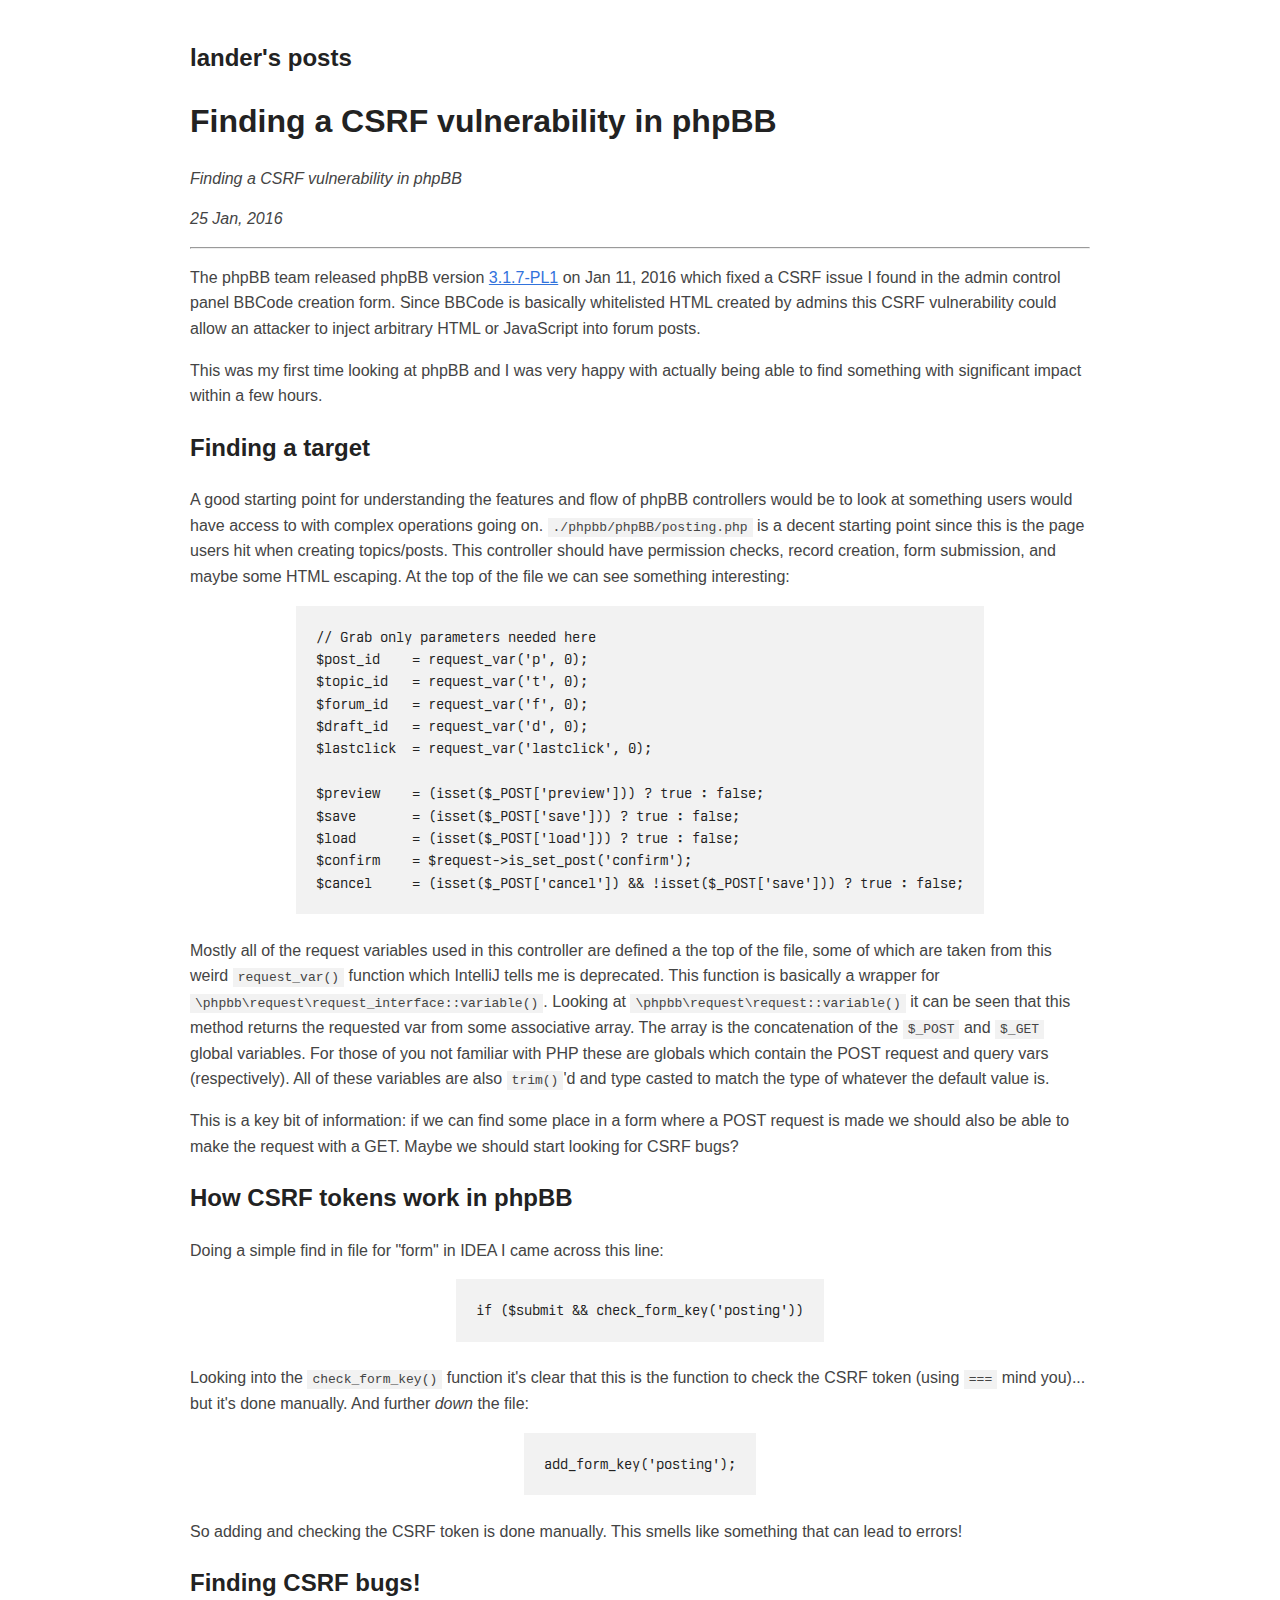
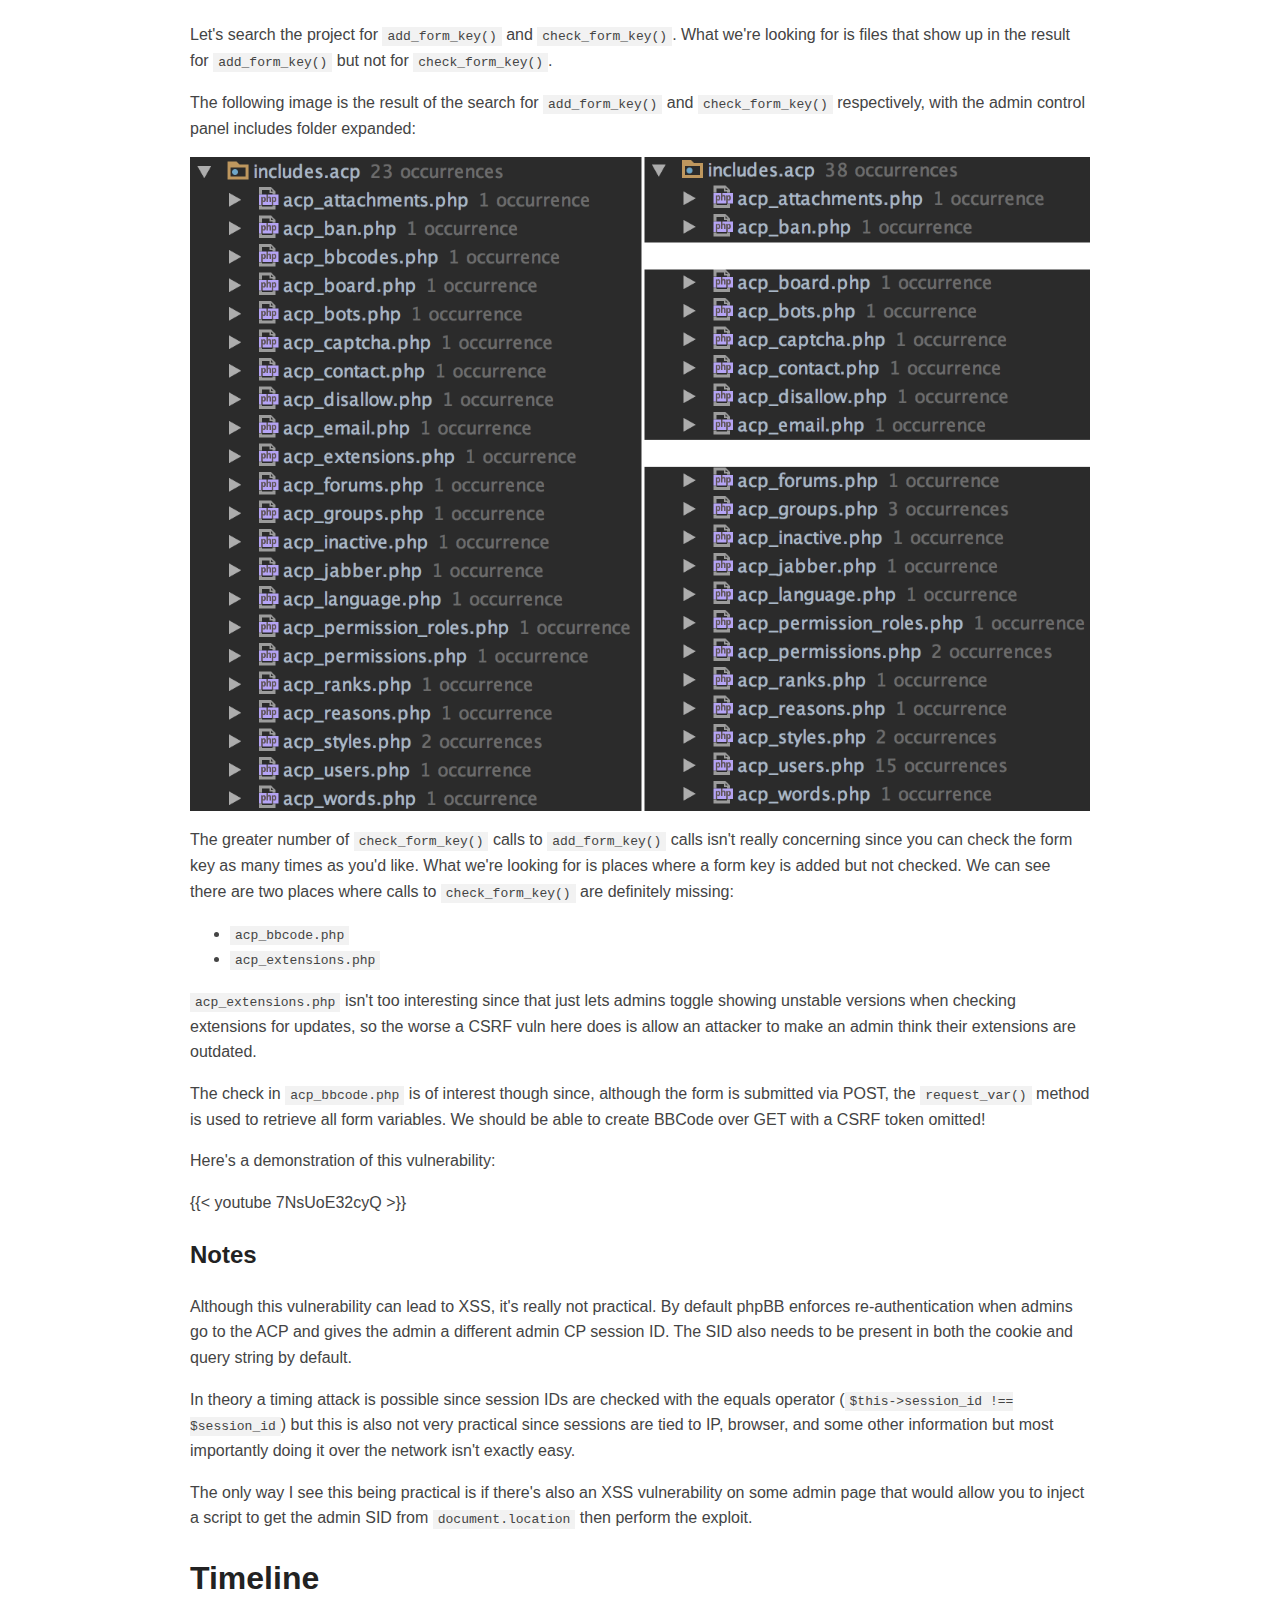
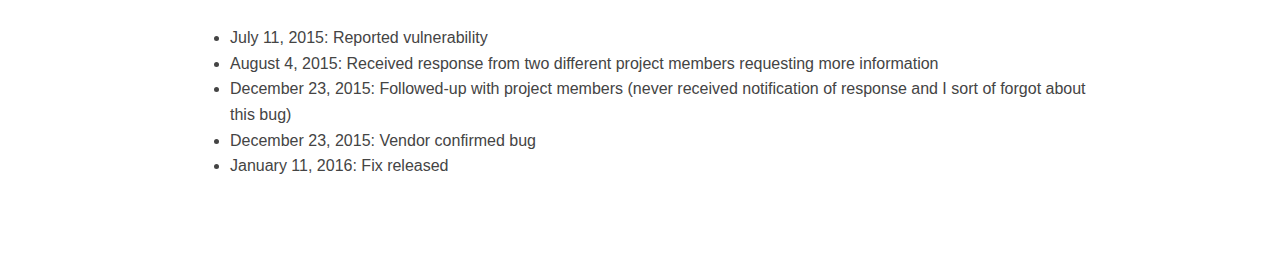
<file: phpbb-3-1-7-security-update/index.html>
<!DOCTYPE html>
<html lang="en">
<head>
  <meta charset="utf-8">
  <meta name="viewport" content="width=device-width, initial-scale=1.0">
  <title>Finding a CSRF vulnerability in phpBB | lander&#x27;s posts</title>
  <meta name="title" content="Finding a CSRF vulnerability in phpBB" />
<meta name="twitter:title" content="Finding a CSRF vulnerability in phpBB" />
<meta name="og:twitter:title" content="Finding a CSRF vulnerability in phpBB" />
<meta name="description"
    content="Finding a CSRF vulnerability in phpBB" />
<meta name="og:description"
    content="Finding a CSRF vulnerability in phpBB" />
<meta name="twitter:description"
    content="Finding a CSRF vulnerability in phpBB" />

<meta property="og:type" content="article" />
<meta property="article:published_time" content=" 2016-01-25T22:05:08-08:00">



  <meta name="referrer" content="no-referrer-when-downgrade">
  
  <link rel="alternate" type="application/atom+xml" title="lander&#x27;s posts" href="https://landaire.net/atom.xml">
      
  <style>@font-face {
font-family: 'BerkeleyMono';
src: url('/font/BerkeleyMono-Regular.woff2') format('woff2'),
url('/font/BerkeleyMono-Regular.woff') format('woff');
}

/* Expando */
.wrap-collabsible {
margin-bottom: 1.2rem 0;
}

input[type='checkbox'] {
display: none;
}

.lbl-toggle {
display: block;

font-weight: bold;
font-family: monospace;
font-size: 1.2rem;
text-transform: uppercase;
text-align: center;

padding: 1rem;

color: #F9DBBA;
background: #5B99C2;

cursor: pointer;

border-radius: 7px;
transition: all 0.25s ease-out;
}

.lbl-toggle:hover {
color: #1A4870;
}

.lbl-toggle::before {
content: ' ';
display: inline-block;

border-top: 5px solid transparent;
border-bottom: 5px solid transparent;
border-left: 5px solid currentColor;
vertical-align: middle;
margin-right: .7rem;
transform: translateY(-2px);

transition: transform .2s ease-out;
}

.toggle:checked + .lbl-toggle::before {
transform: rotate(90deg) translateX(-3px);
}

.collapsible-content {
max-height: 0px;
overflow: hidden;
transition: max-height .25s ease-in-out;
}

.toggle:checked + .lbl-toggle + .collapsible-content {
max-height: 1000vh;
}

.toggle:checked + .lbl-toggle {
border-bottom-right-radius: 0;
border-bottom-left-radius: 0;
}

.collapsible-content .content-inner {
background: rgba(26, 72, 112, .2);
border-bottom: 1px solid rgb(31, 49, 111, .45);
border-bottom-left-radius: 7px;
border-bottom-right-radius: 7px;
padding: .5rem 1rem;
}


body {
font-family: Verdana, sans-serif;
margin: auto;
padding: 20px;
max-width: 900px;
text-align: left;
background-color: #fff;
word-wrap: break-word;
overflow-wrap: break-word;
line-height: 1.5;
color: #444;
}

h1,
h2,
h3,
h4,
h5,
h6,
strong,
b {
color: #222;
}

a {
color: #3273dc;
}

.title {
text-decoration: none;
border: 0;
}

.title span {
font-weight: 400;
}

nav a {
margin-right: 10px;
}

textarea {
width: 100%;
font-size: 1rem;
}

input {
font-size: 1rem;
}

main,article {
line-height: 1.6;
}

table {
width: 100%;
}

img {
max-width: 100%;
}

main img {
display:block;
margin-left:auto;
margin-right:auto;
}

code {
padding: 2px 5px;
background-color: #f2f2f2;
}

pre code {
color: #222;
display: block;
padding: 20px;
white-space: pre-wrap;
font-size: 0.875rem;
overflow-x: auto;
}

div.highlight pre {
background-color: initial;
color: initial;
}

div.highlight code {
background-color: unset;
color: unset;
}

blockquote {
border-left: 1px solid #999;
color: #222;
padding-left: 20px;
font-style: italic;
}

footer {
padding: 25px;
text-align: center;
}

.helptext {
color: #222;
font-size: small;
}

.errorlist {
color: #eba613;
font-size: small;
}

/* blog posts */
ul.blog-posts {
list-style-type: none;
padding: unset;
}

ul.blog-posts li {
display: flex;
}

ul.blog-posts li span {
flex: 0 0 130px;
}

ul.blog-posts li a:visited {
color: #8b6fcb;
}

@media (prefers-color-scheme: dark) {
body {
background-color: #333;
color: #ddd;
}

h1,
h2,
h3,
h4,
h5,
h6,
strong,
b {
color: #eee;
}

a {
color: #8cc2dd;
}

code {
background-color: #222;
}

pre code {
color: #ddd;
}

blockquote {
color: #ccc;
}

textarea,
input {
background-color: #252525;
color: #ddd;
}

.helptext {
color: #aaa;
}
}

.header-block-inline {
display: flex;
justify-content: center;
align-items: center;
}

.header-block img {
margin: auto;
display: block;
}

.header-img {
margin-right: 1rem ;
}

/*
@media (min-width: 1200px) {
pre {
width: 1080px;
position: relative;
left: calc(-540px + 50%);
}
}

*/

pre {
text-align: center;
background-color: transparent !important;
}

pre code {
display: inline-block;
text-align: left;
}


/*
pre code {
width: 120em;
position: relative;
left: calc(-60em + 50%);
}
*/

pre, pre * {
font-family: 'BerkeleyMono', monospace;
font-variant-ligatures: none;
}

pre {
max-height: 100vh;
overflow: -moz-scrollbars-vertical;
overflow-y: scroll;
}</style>
  </head>
<body>
  <header>
  <a href="https:&#x2F;&#x2F;landaire.net" class="title">
    <h2>lander&#x27;s posts</h2>
  </a>
  <nav>
    

  </nav>
</header>



  <hgroup>
    <h1>Finding a CSRF vulnerability in phpBB</h1>
    <p><em>Finding a CSRF vulnerability in phpBB</em></p>
  </hgroup>

</div>
<p>
  <i>
    <time datetime=' 2016-01-25T22:05:08-08:00' pubdate>25 Jan, 2016</time>
  </i>
</p>
<hr>
<main>
  
  <p>The phpBB team released phpBB version <a href="https://www.phpbb.com/support/documents.php?mode=changelog#v317">3.1.7-PL1</a>
on Jan 11, 2016 which fixed a CSRF issue I found in the admin control panel BBCode
creation form. Since BBCode is basically whitelisted HTML created by admins this
CSRF vulnerability could allow an attacker to inject arbitrary HTML or JavaScript
into forum posts.</p>
<p>This was my first time looking at phpBB and I was very happy with actually being
able to find something with significant impact within a few hours.</p>
<h2 id="finding-a-target">Finding a target</h2>
<p>A good starting point for understanding the features and flow of phpBB controllers
would be to look at something users would have access to with complex operations
going on. <code>./phpbb/phpBB/posting.php</code> is a decent starting point since this is the page
users hit when creating topics/posts. This controller should have permission checks,
record creation, form submission, and maybe some HTML escaping. At the top of
the file we can see something interesting:</p>
<pre data-lang="php" style="background-color:#2b303b;color:#c0c5ce;" class="language-php "><code class="language-php" data-lang="php"><span>// Grab only parameters needed here
</span><span>$post_id    = request_var(&#39;p&#39;, 0);
</span><span>$topic_id   = request_var(&#39;t&#39;, 0);
</span><span>$forum_id   = request_var(&#39;f&#39;, 0);
</span><span>$draft_id   = request_var(&#39;d&#39;, 0);
</span><span>$lastclick  = request_var(&#39;lastclick&#39;, 0);
</span><span>
</span><span>$preview    = (isset($_POST[&#39;preview&#39;])) ? true : false;
</span><span>$save       = (isset($_POST[&#39;save&#39;])) ? true : false;
</span><span>$load       = (isset($_POST[&#39;load&#39;])) ? true : false;
</span><span>$confirm    = $request-&gt;is_set_post(&#39;confirm&#39;);
</span><span>$cancel     = (isset($_POST[&#39;cancel&#39;]) &amp;&amp; !isset($_POST[&#39;save&#39;])) ? true : false;
</span></code></pre>
<p>Mostly all of the request variables used in this controller are defined a the top
of the file, some of which are taken from this weird <code>request_var()</code> function
which IntelliJ tells me is deprecated. This function is basically a wrapper for
<code>\phpbb\request\request_interface::variable()</code>. Looking at <code>\phpbb\request\request::variable()</code>
it can be seen that this method returns the  requested var from some associative array.
The array is the concatenation of the <code>$_POST</code> and <code>$_GET</code> global variables. For those of you
not familiar with PHP these are globals which contain the POST request
and query vars (respectively). All of these variables are also <code>trim()</code>'d and
type casted to match the type of whatever the default value is.</p>
<p>This is a key bit of information: if we can find some place in a form where a
POST request is made we should also be able to make the request with a GET. Maybe
we should start looking for CSRF bugs?</p>
<h2 id="how-csrf-tokens-work-in-phpbb">How CSRF tokens work in phpBB</h2>
<p>Doing a simple find in file for "form" in IDEA I came across this line:</p>
<pre data-lang="php" style="background-color:#2b303b;color:#c0c5ce;" class="language-php "><code class="language-php" data-lang="php"><span>if ($submit &amp;&amp; check_form_key(&#39;posting&#39;))
</span></code></pre>
<p>Looking into the <code>check_form_key()</code> function it's clear that this is the function
to check the CSRF token (using <code>===</code> mind you)... but it's done manually. And
further <em>down</em> the file:</p>
<pre data-lang="php" style="background-color:#2b303b;color:#c0c5ce;" class="language-php "><code class="language-php" data-lang="php"><span>add_form_key(&#39;posting&#39;);
</span></code></pre>
<p>So adding and checking the CSRF token is done manually. This smells like something
that can lead to errors!</p>
<h2 id="finding-csrf-bugs">Finding CSRF bugs!</h2>
<p>Let's search the project for <code>add_form_key()</code> and <code>check_form_key()</code>. What we're
looking for is files that show up in the result for <code>add_form_key()</code> but not for
<code>check_form_key()</code>.</p>
<p>The following image is the result of the search for <code>add_form_key()</code> and <code>check_form_key()</code>
respectively, with the admin control panel includes folder expanded:</p>
<p><img src="/img/csrf_diff.png" alt="add_form_key(left) vs check_form_key(right)" /></p>
<p>The greater number of <code>check_form_key()</code> calls to <code>add_form_key()</code> calls isn't
really concerning since you can check the form key as many times as you'd like.
What we're looking for is places where a form key is added but not checked.
We can see there are two places where calls to <code>check_form_key()</code> are definitely missing:</p>
<ul>
<li><code>acp_bbcode.php</code></li>
<li><code>acp_extensions.php</code></li>
</ul>
<p><code>acp_extensions.php</code> isn't too interesting since that just lets admins toggle
showing unstable versions when checking extensions for updates, so the worse a
CSRF vuln here does is allow an attacker to make an admin think their extensions
are outdated.</p>
<p>The check in <code>acp_bbcode.php</code> is of interest though since, although the form
is submitted via POST, the <code>request_var()</code> method is used to retrieve all form
variables. We should be able to create BBCode over GET with a CSRF token omitted!</p>
<p>Here's a demonstration of this vulnerability:</p>
<p>{{&lt; youtube 7NsUoE32cyQ &gt;}}</p>
<h2 id="notes">Notes</h2>
<p>Although this vulnerability can lead to XSS, it's really not practical. By default
phpBB enforces re-authentication when admins go to the ACP and gives the admin
a different admin CP session ID. The SID also needs to be present in both the cookie
and query string by default.</p>
<p>In theory a timing attack is possible since session IDs are checked with the equals
operator (<code>$this-&gt;session_id !== $session_id</code>) but this is also not very practical
since sessions are tied to IP, browser, and some other information but most importantly
doing it over the network isn't exactly easy.</p>
<p>The only way I see this being practical is if there's also an XSS vulnerability
on some admin page that would allow you to inject a script to get the
admin SID from <code>document.location</code> then perform the exploit.</p>
<h1 id="timeline">Timeline</h1>
<ul>
<li>July 11, 2015: Reported vulnerability</li>
<li>August 4, 2015: Received response from two different project members requesting
more information</li>
<li>December 23, 2015: Followed-up with project members (never received notification
of response and I sort of forgot about this bug)</li>
<li>December 23, 2015: Vendor confirmed bug</li>
<li>January 11, 2016: Fix released</li>
</ul>

</main>
<p>
</p>
<footer>
</footer>
</body>
<!-- Matomo -->
<script>
  var _paq = window._paq = window._paq || [];
  /* tracker methods like "setCustomDimension" should be called before "trackPageView" */
  _paq.push(['trackPageView']);
  _paq.push(['enableLinkTracking']);
  (function() {
    var u="https://landaire.matomo.cloud/";
    _paq.push(['setTrackerUrl', u+'matomo.php']);
    _paq.push(['setSiteId', '1']);
    var d=document, g=d.createElement('script'), s=d.getElementsByTagName('script')[0];
    g.async=true; g.src='https://cdn.matomo.cloud/landaire.matomo.cloud/matomo.js'; s.parentNode.insertBefore(g,s);
  })();
</script>
<!-- End Matomo Code -->
</html>
</file>
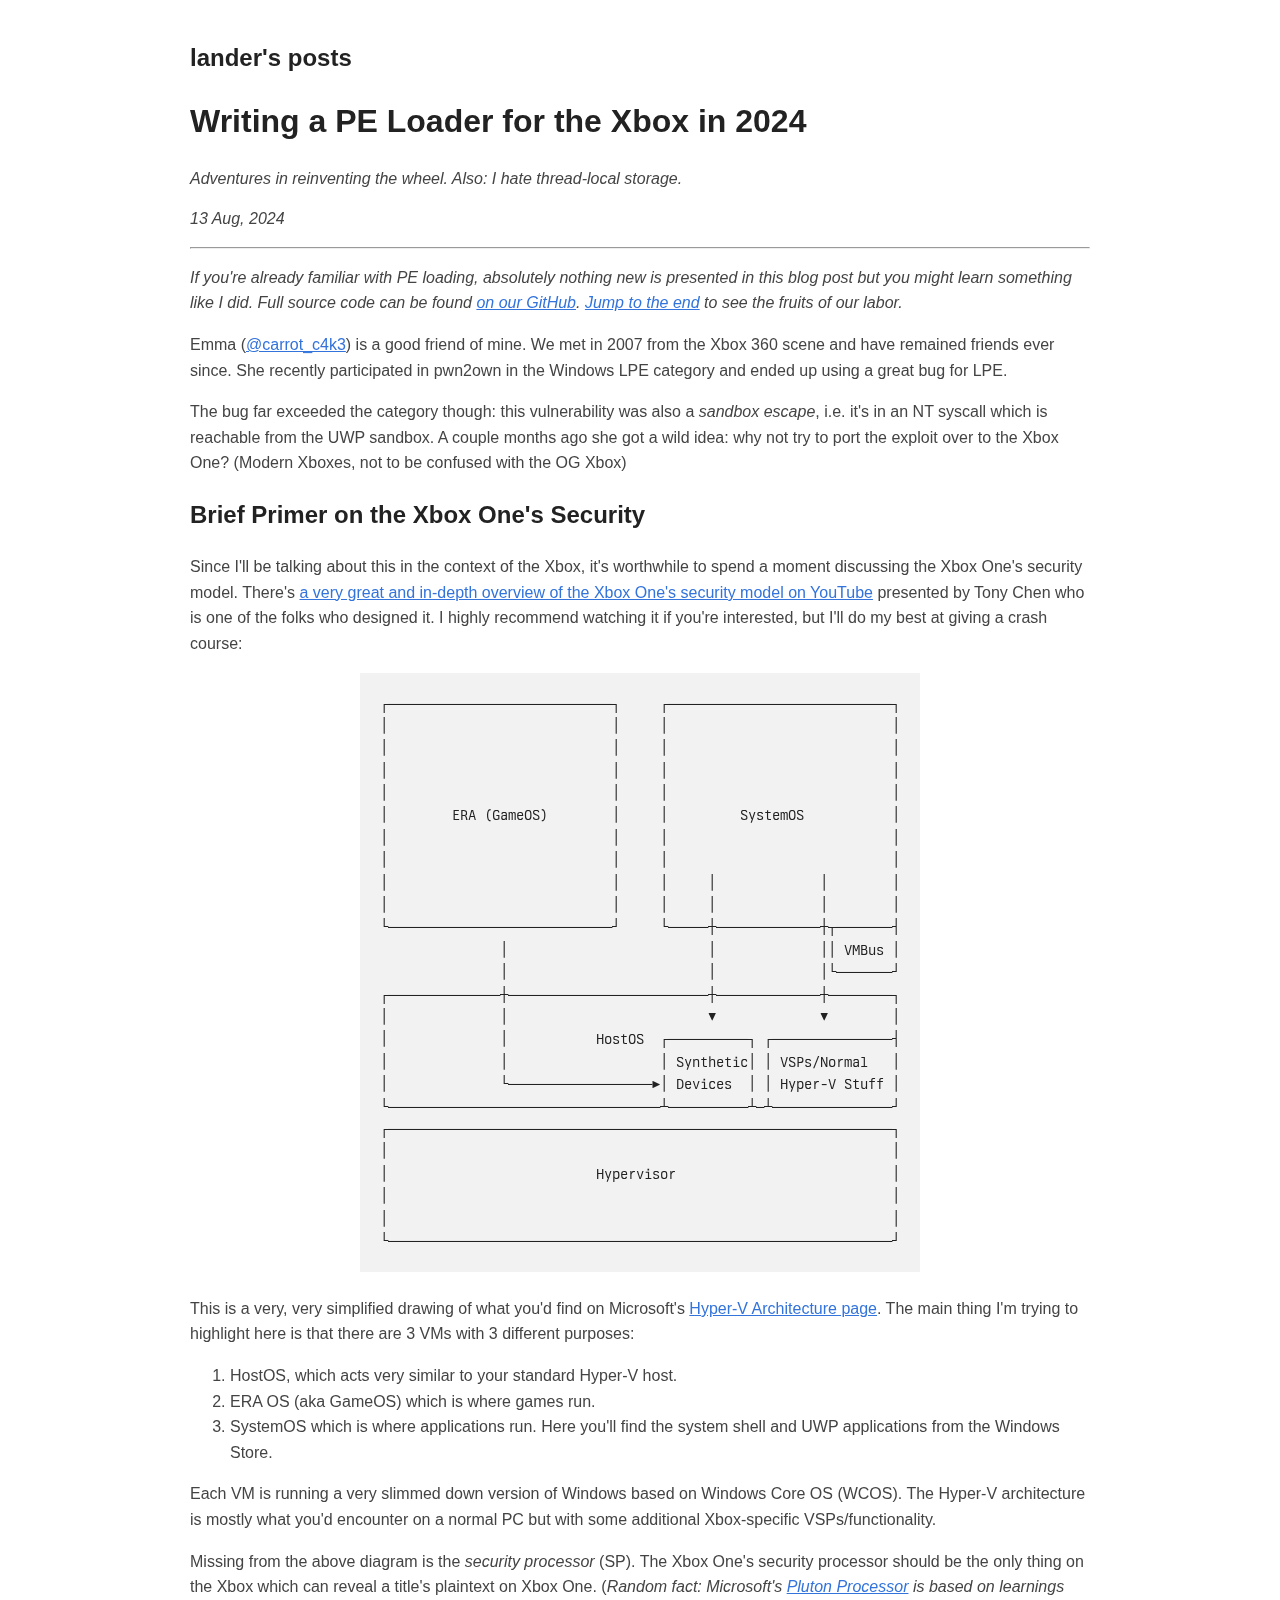
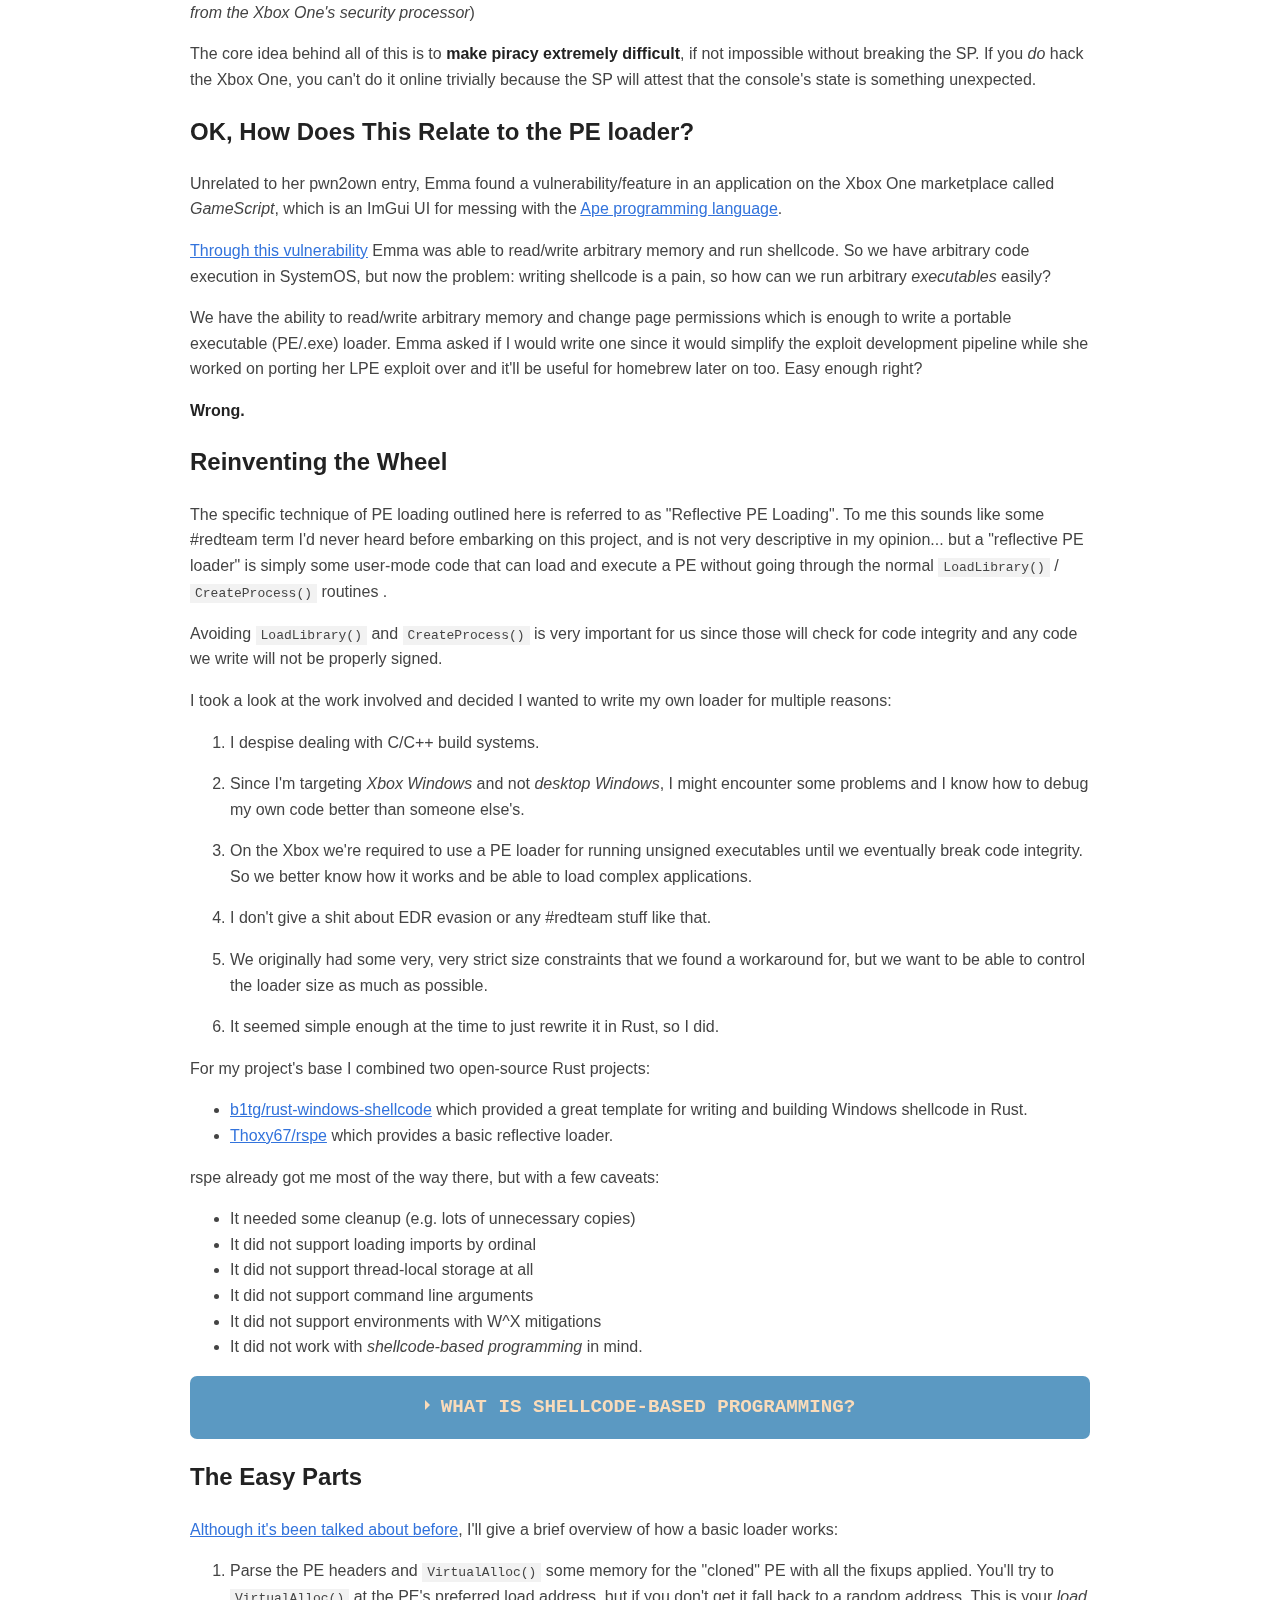
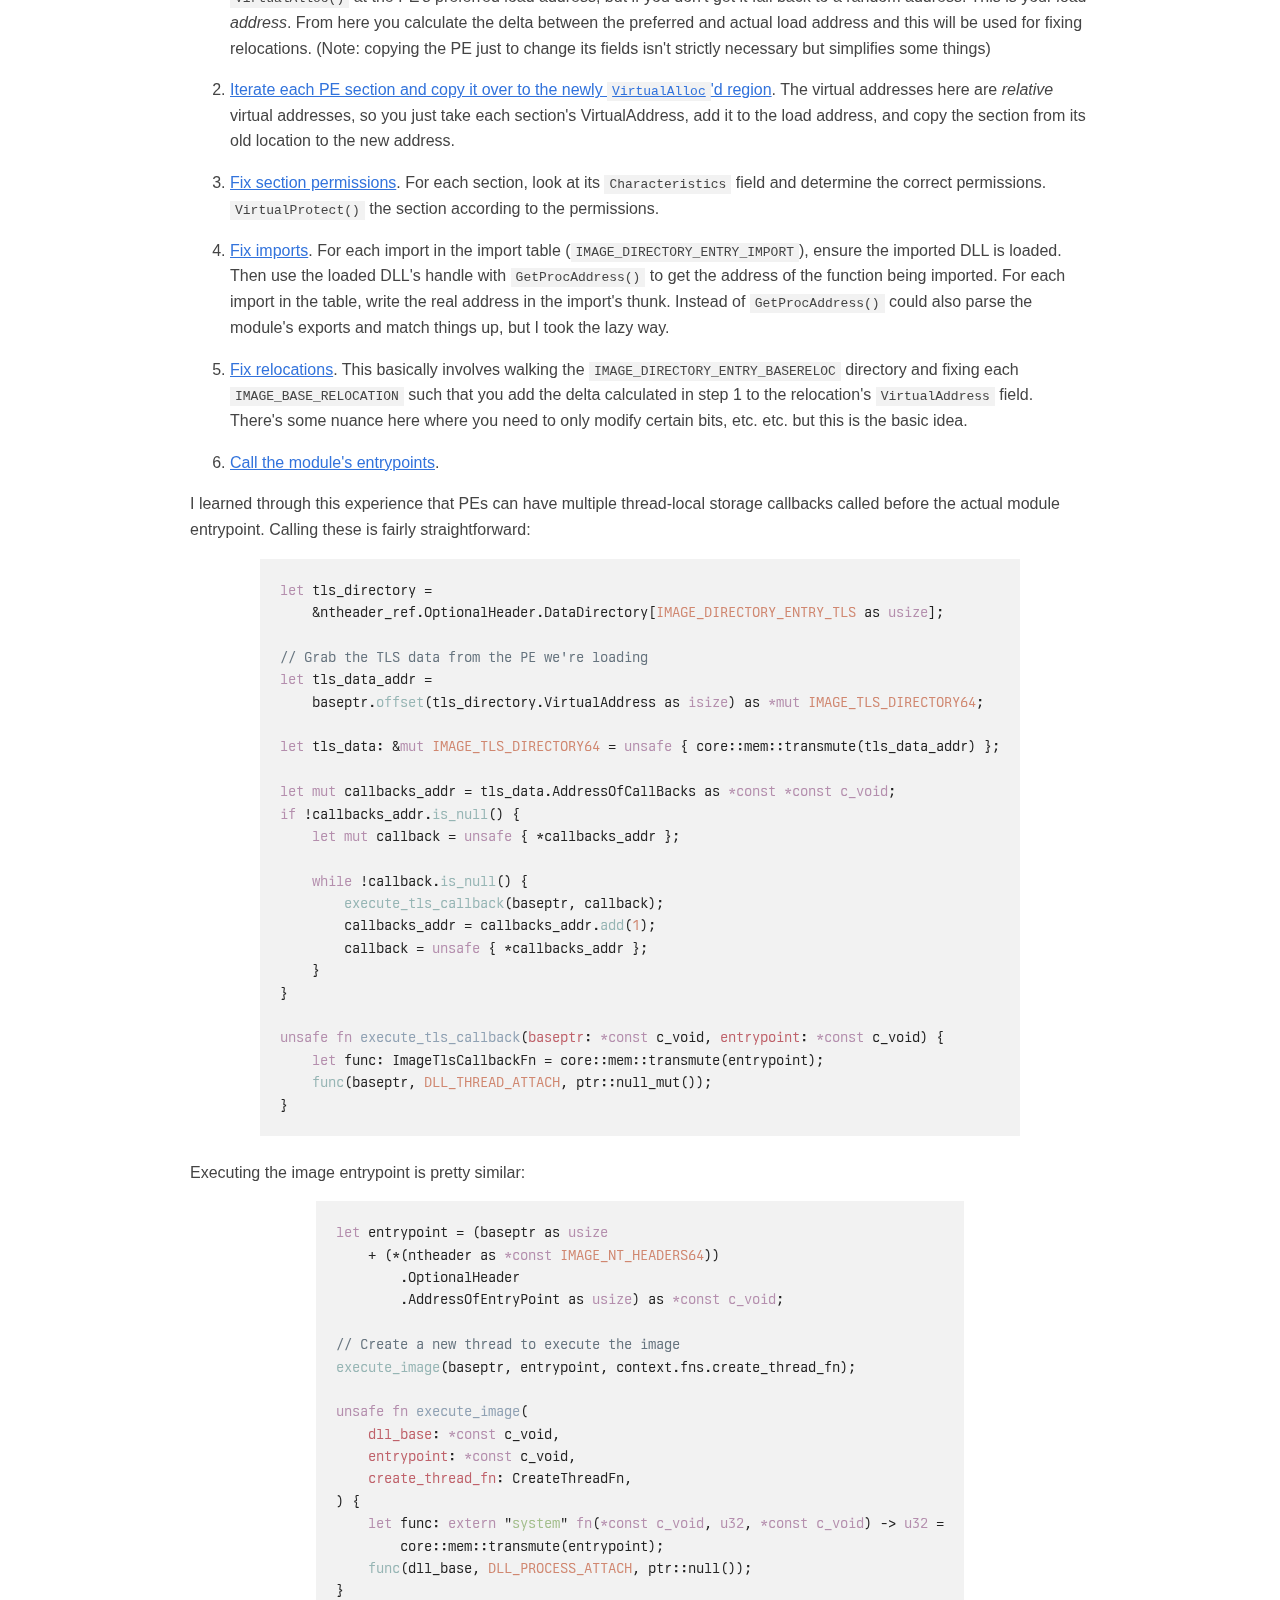
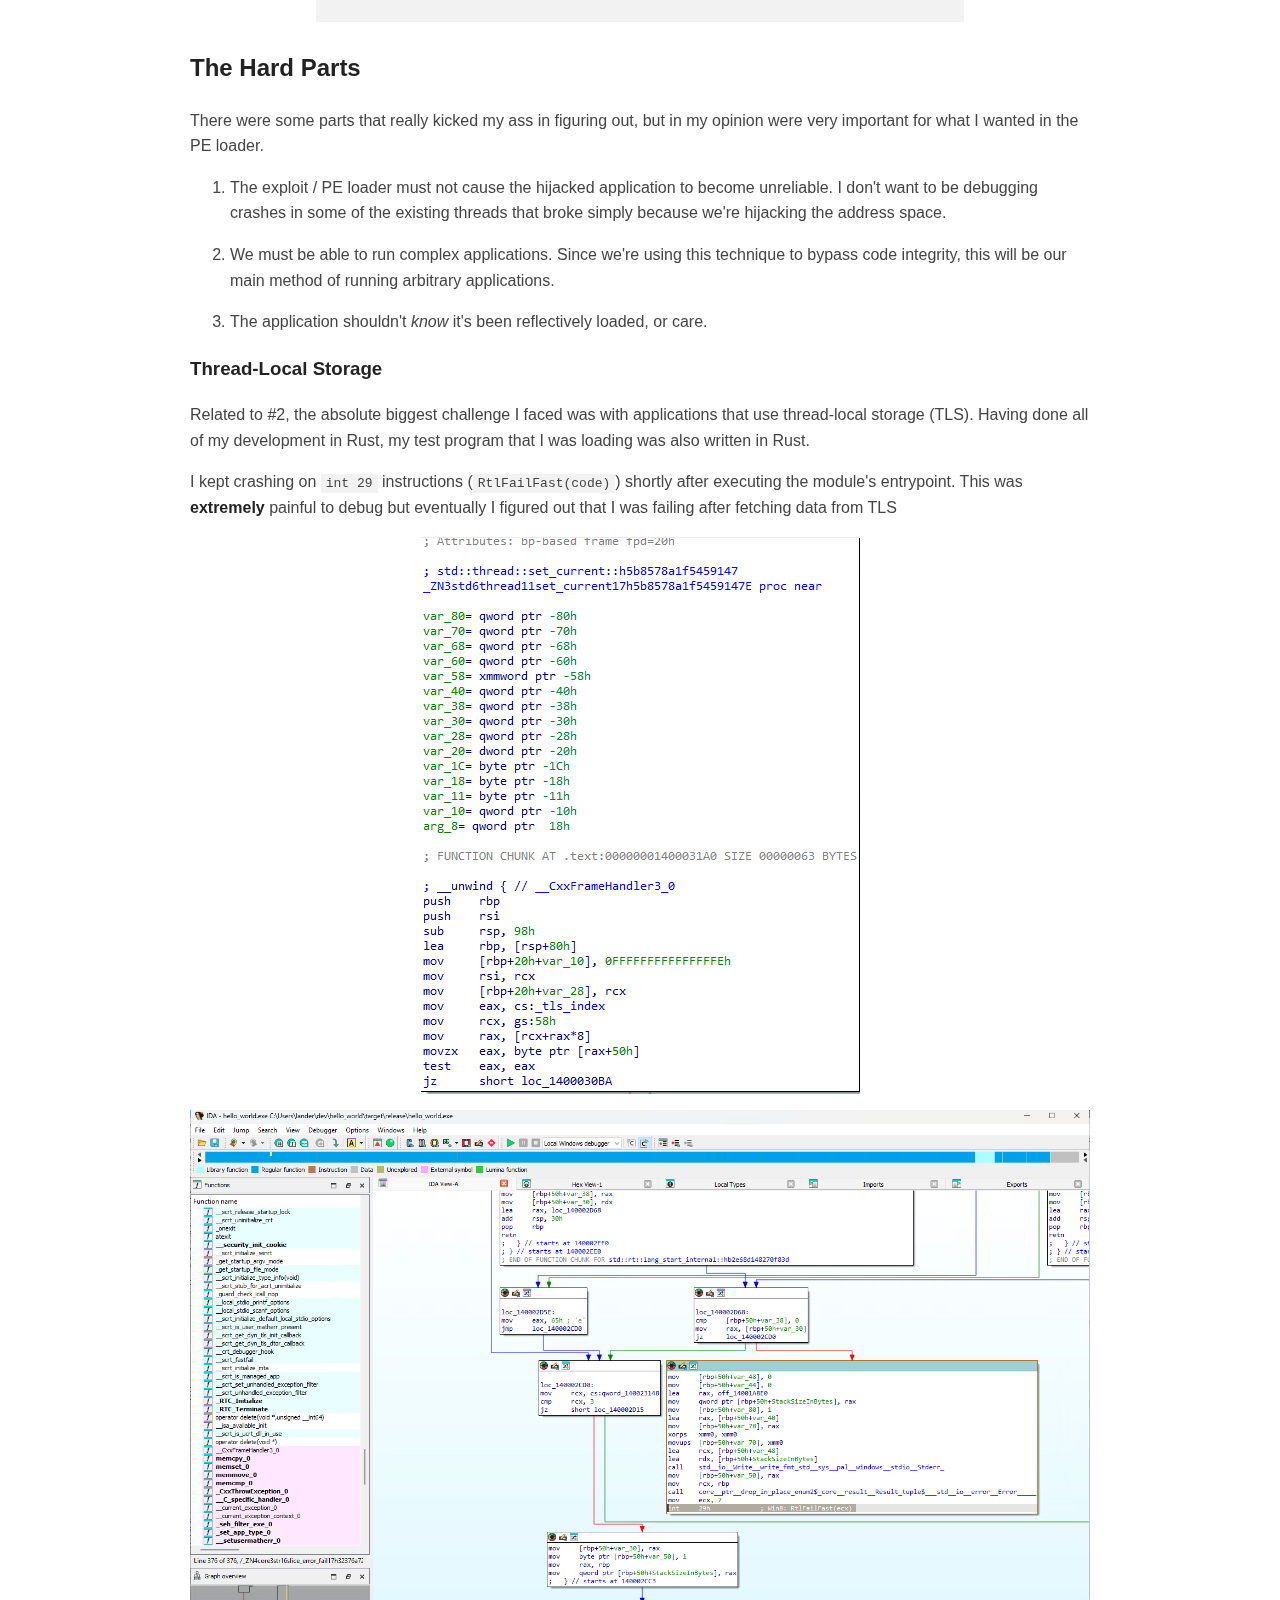
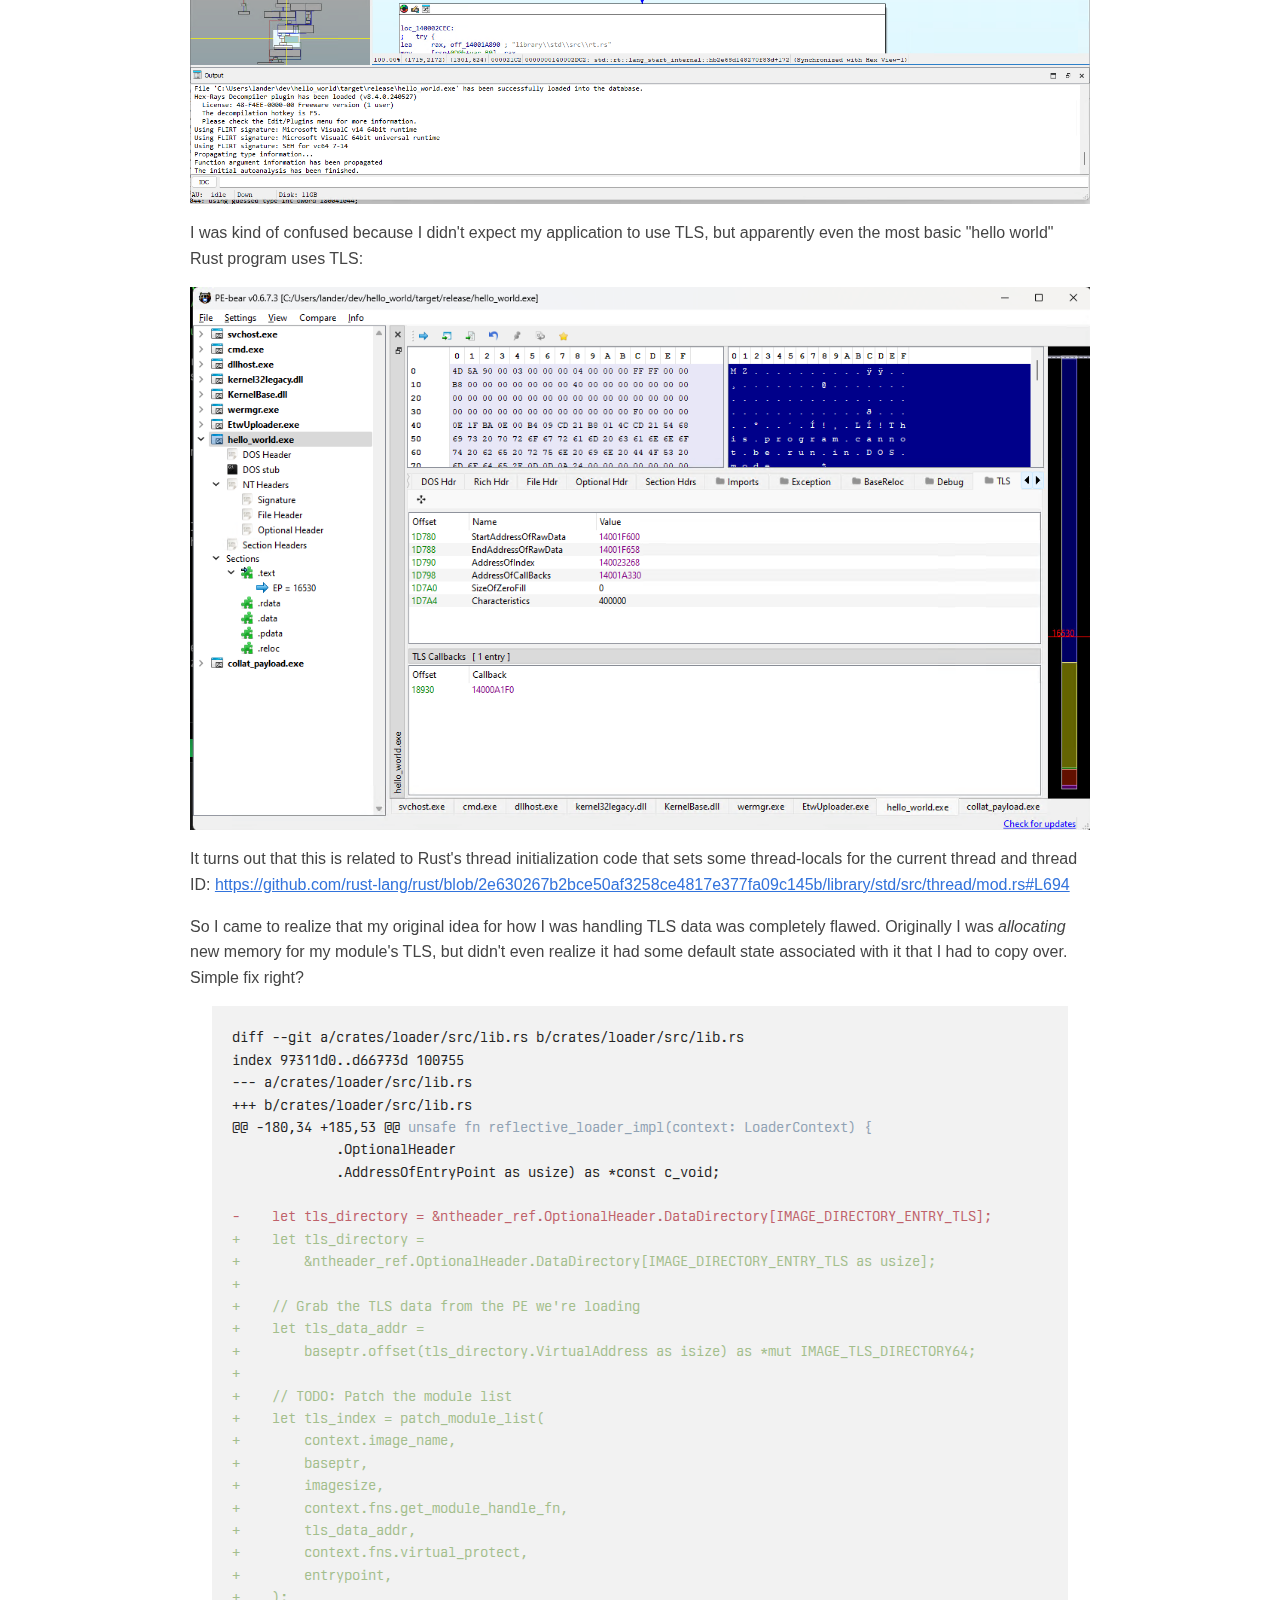
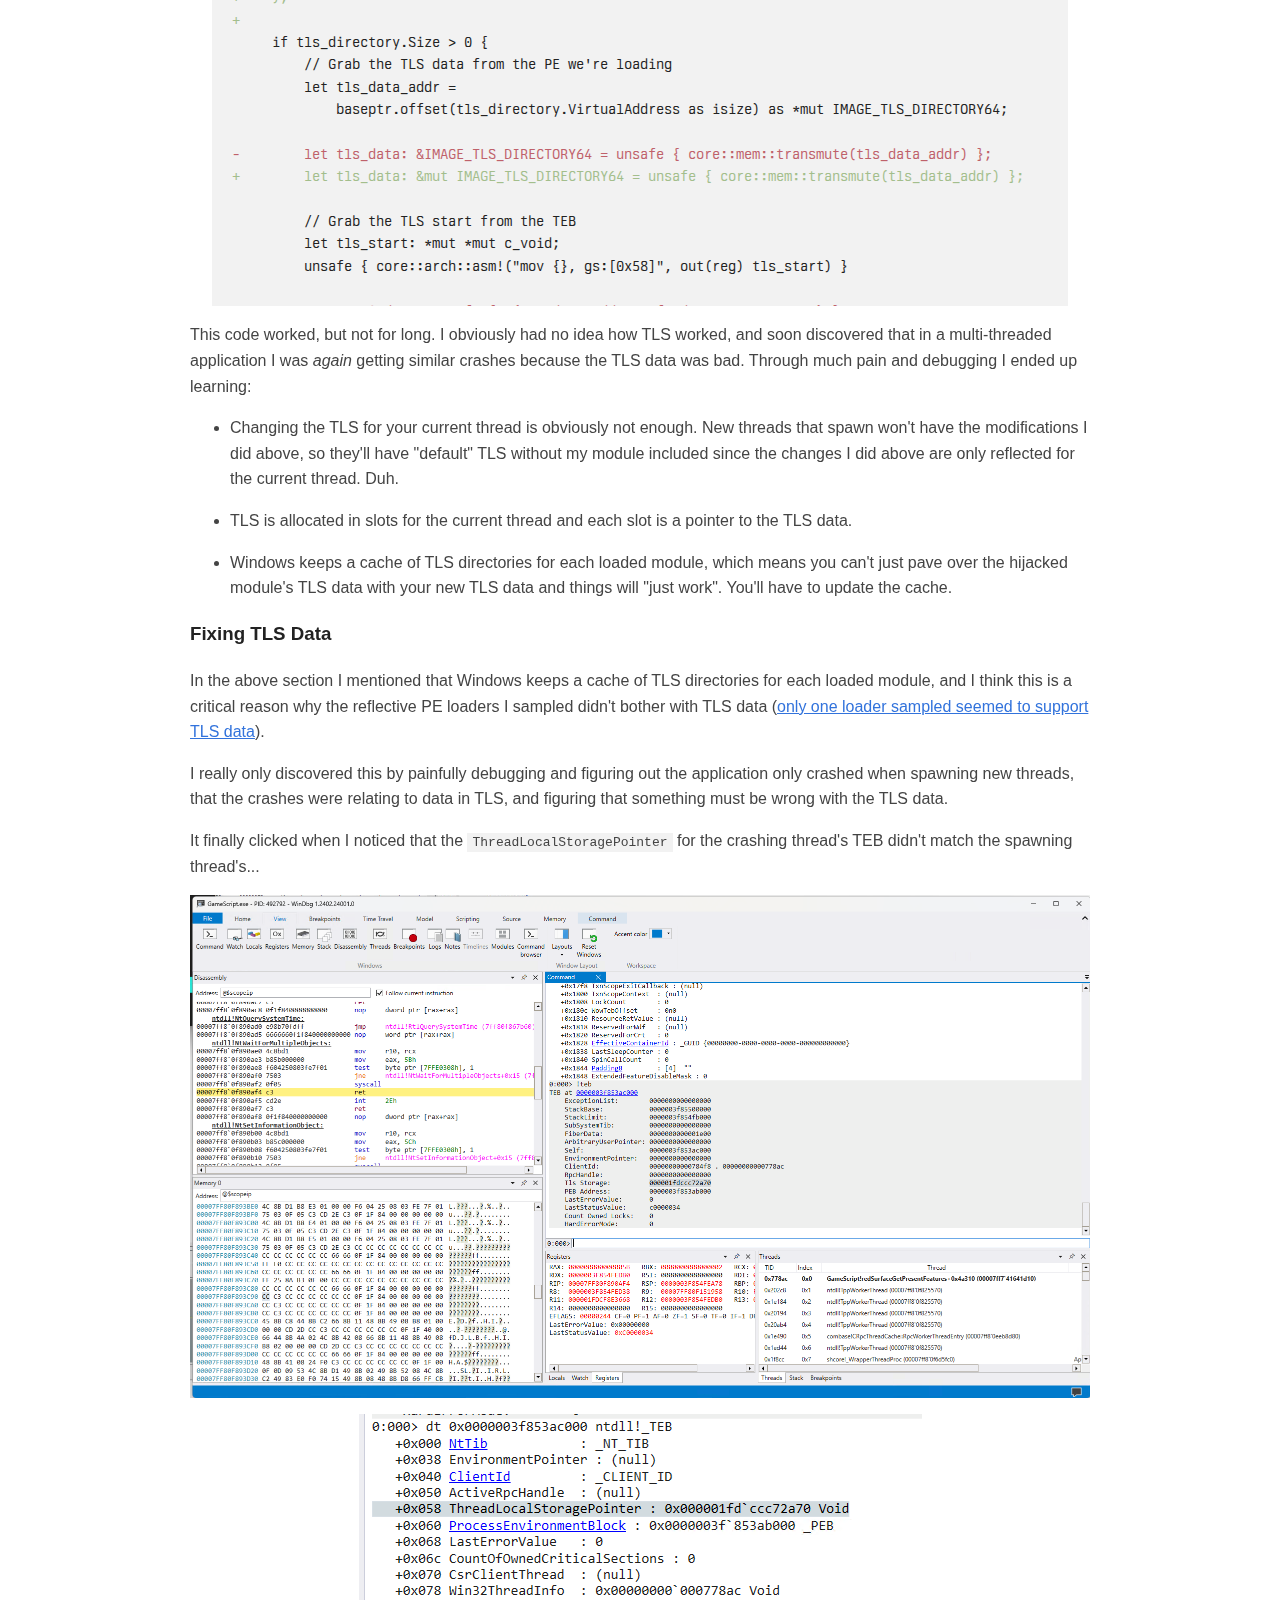
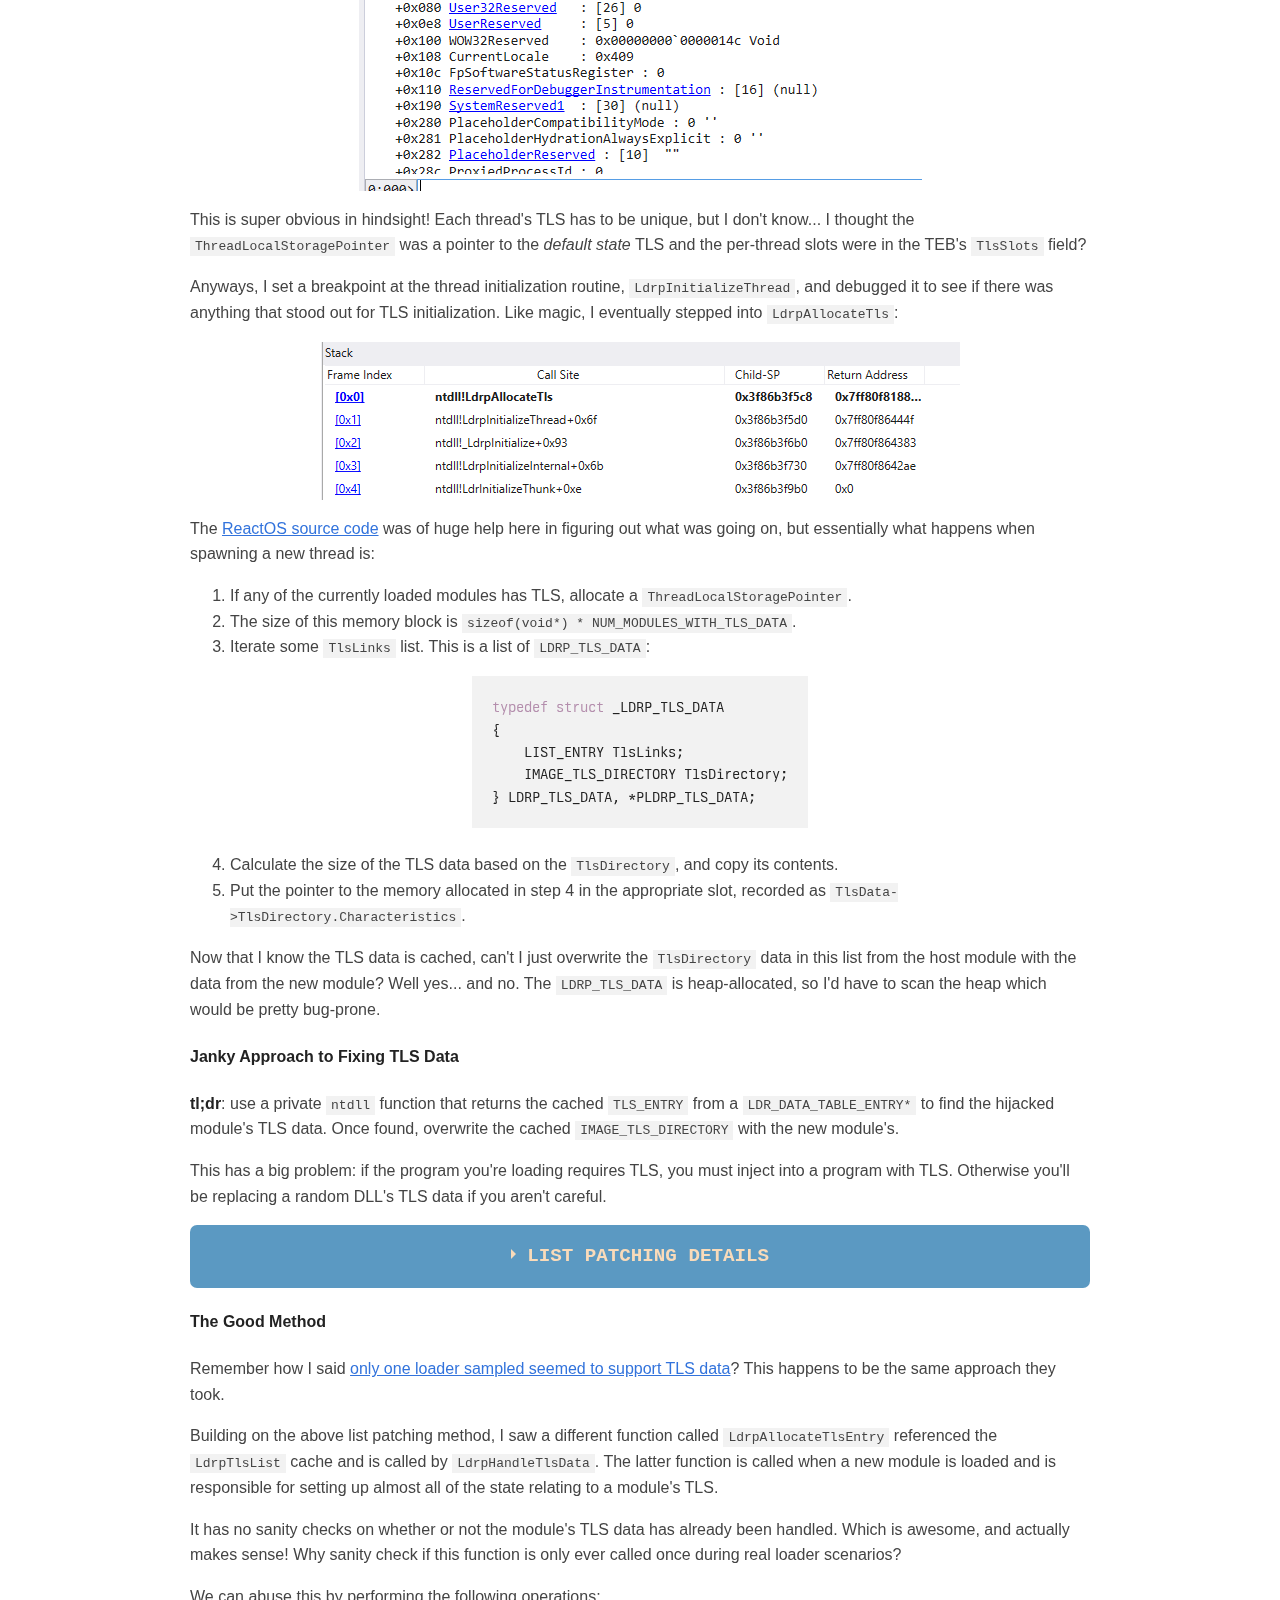
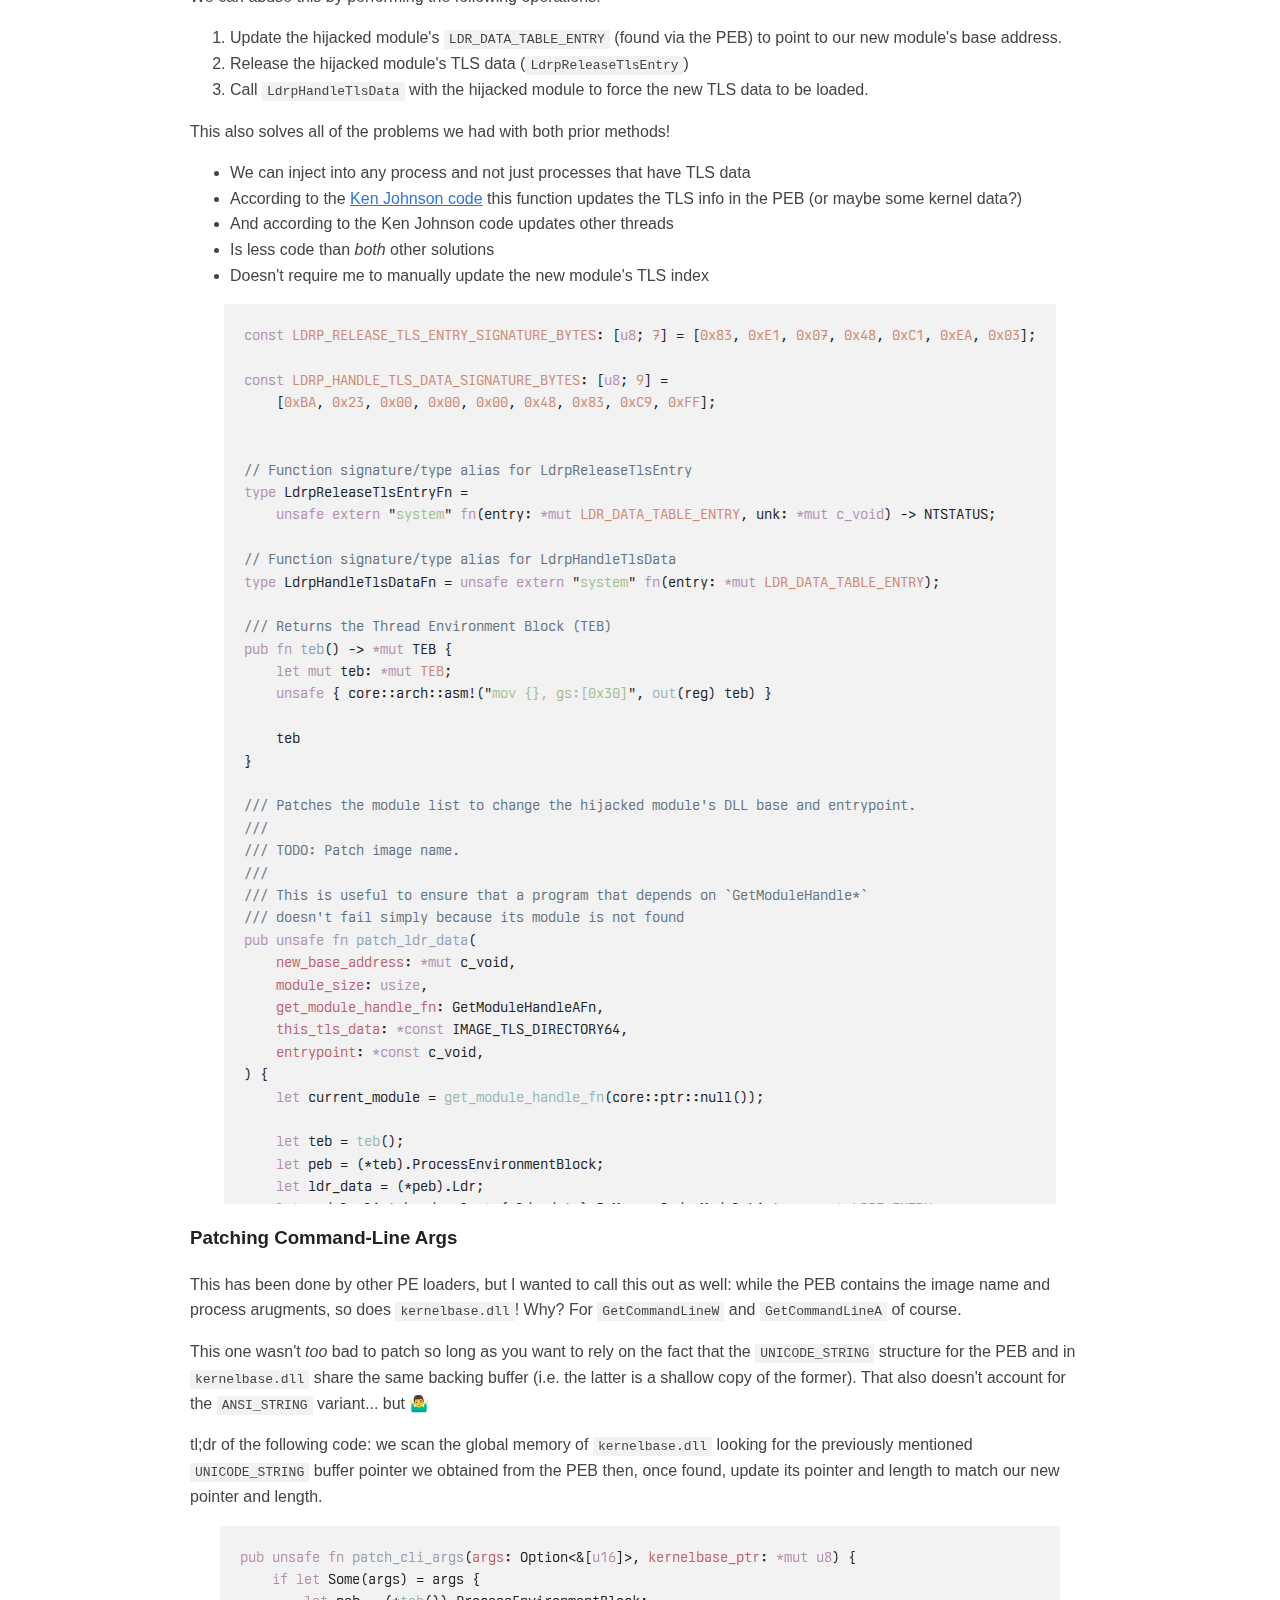
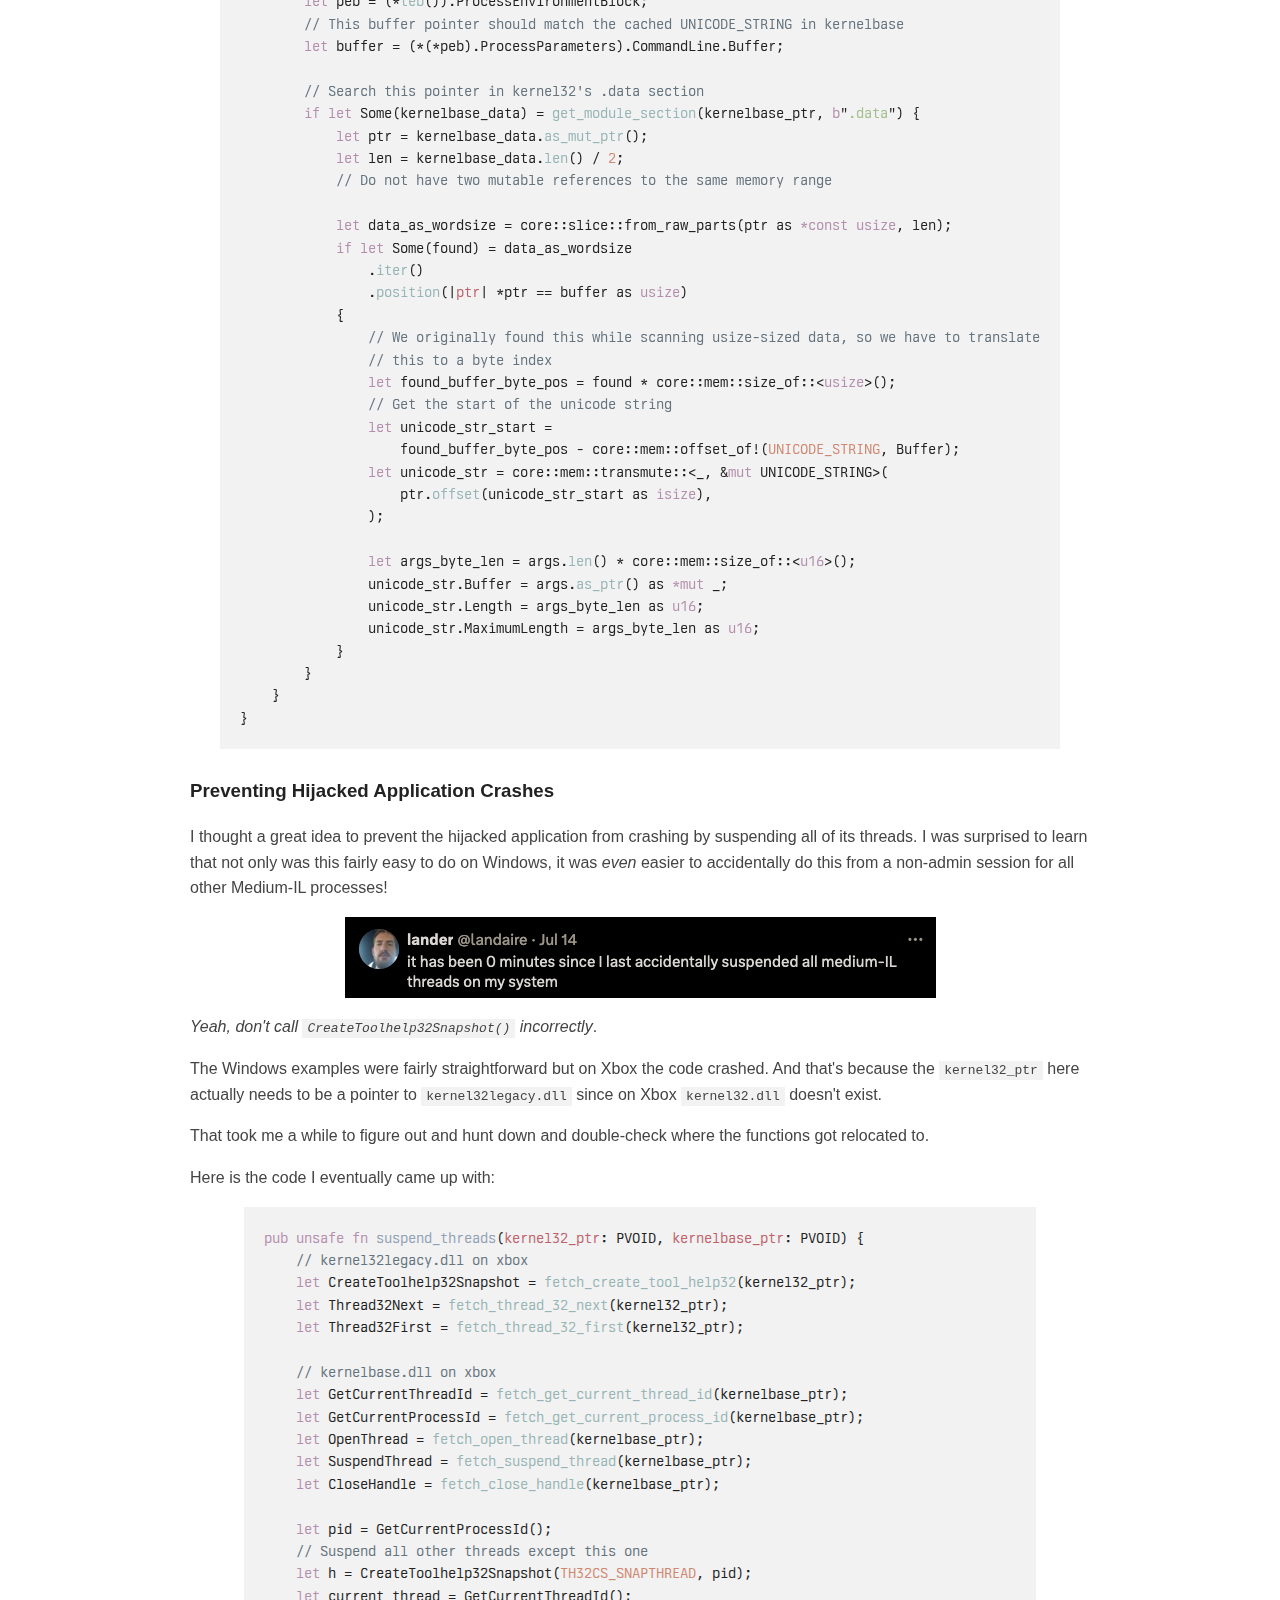
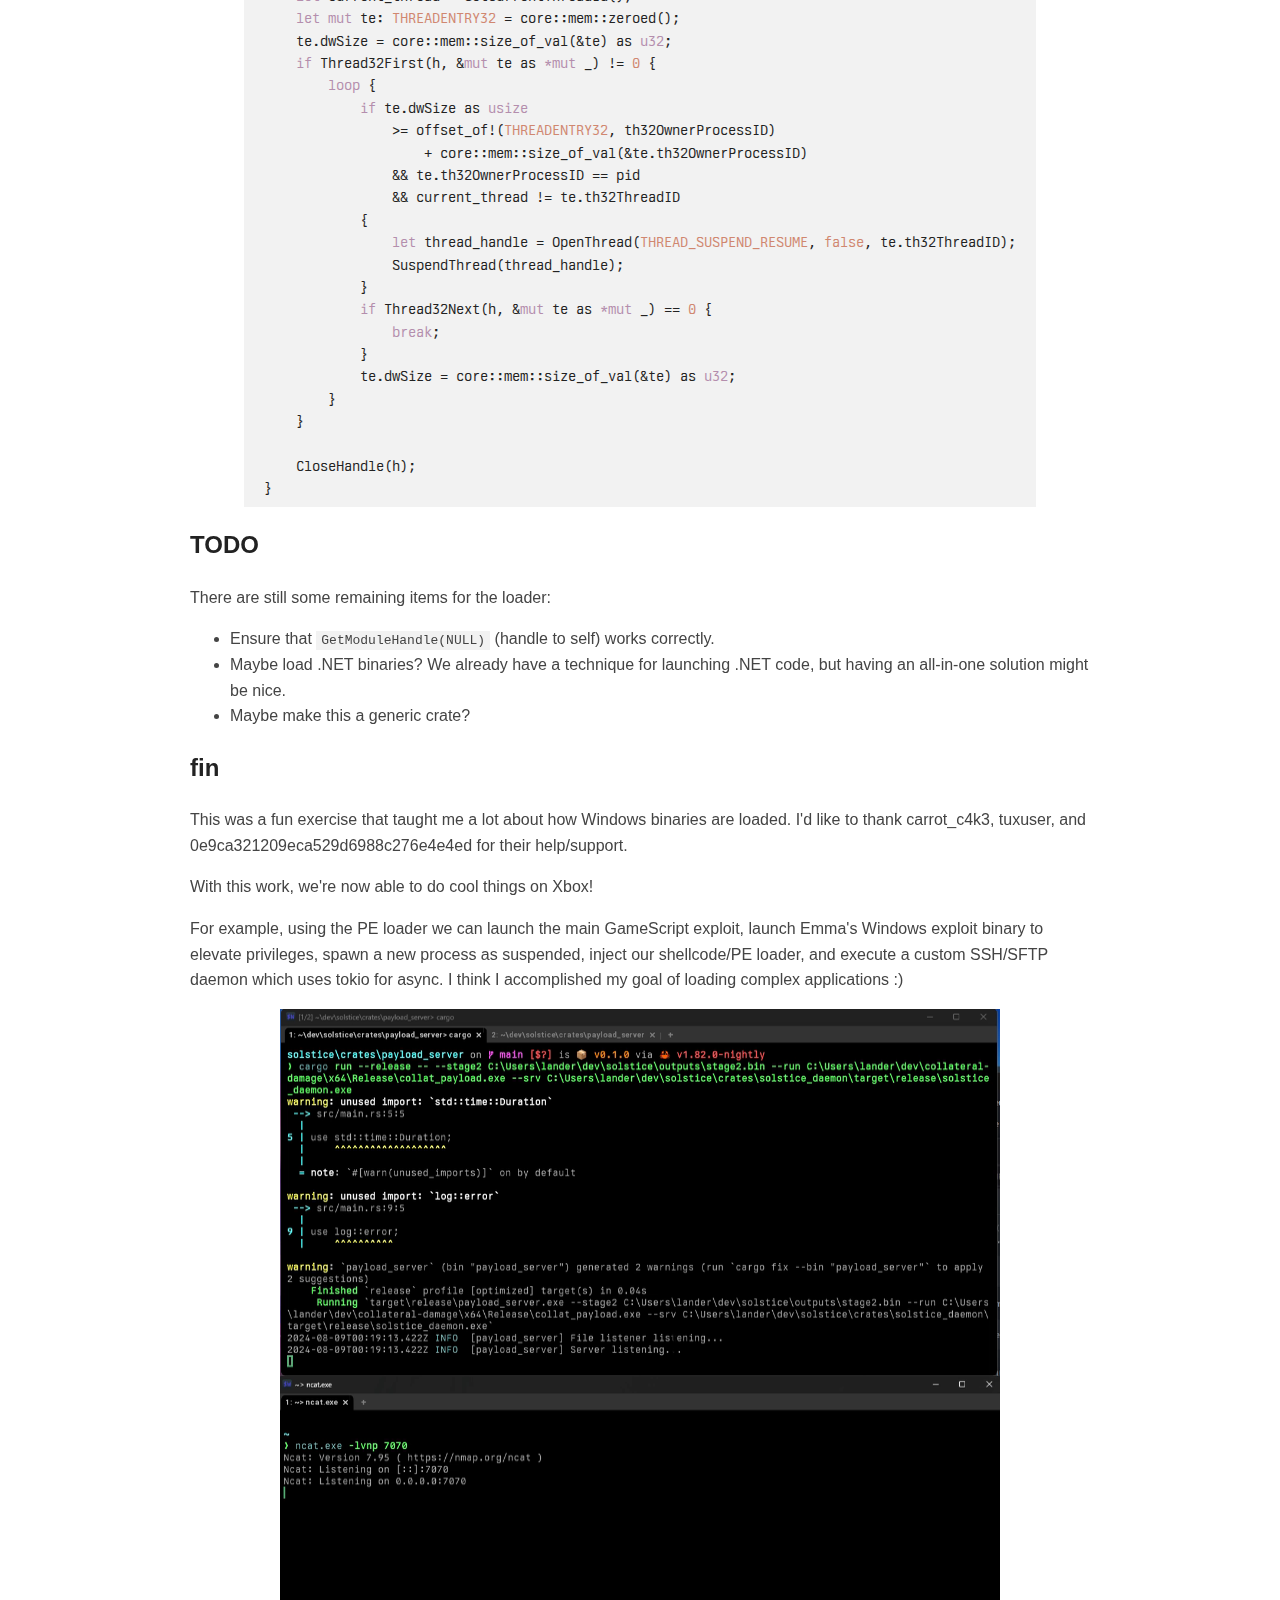
<file: reflective-pe-loader-for-xbox/index.html>
<!DOCTYPE html>
<html lang="en">
<head>
  <meta charset="utf-8">
  <meta name="viewport" content="width=device-width, initial-scale=1.0">
  <title>Writing a PE Loader for the Xbox in 2024 | lander&#x27;s posts</title>
  <meta name="title" content="Writing a PE Loader for the Xbox in 2024" />
<meta name="twitter:title" content="Writing a PE Loader for the Xbox in 2024" />
<meta name="og:twitter:title" content="Writing a PE Loader for the Xbox in 2024" />
<meta name="description"
    content="Adventures in reinventing the wheel. Also: I hate thread-local storage." />
<meta name="og:description"
    content="Adventures in reinventing the wheel. Also: I hate thread-local storage." />
<meta name="twitter:description"
    content="Adventures in reinventing the wheel. Also: I hate thread-local storage." />

<meta property="og:type" content="article" />
<meta property="article:published_time" content=" 2024-08-13T00:00:00+00:00">



  <meta name="referrer" content="no-referrer-when-downgrade">
  
  <link rel="alternate" type="application/atom+xml" title="lander&#x27;s posts" href="https://landaire.net/atom.xml">
      
  <style>@font-face {
font-family: 'BerkeleyMono';
src: url('/font/BerkeleyMono-Regular.woff2') format('woff2'),
url('/font/BerkeleyMono-Regular.woff') format('woff');
}

/* Expando */
.wrap-collabsible {
margin-bottom: 1.2rem 0;
}

input[type='checkbox'] {
display: none;
}

.lbl-toggle {
display: block;

font-weight: bold;
font-family: monospace;
font-size: 1.2rem;
text-transform: uppercase;
text-align: center;

padding: 1rem;

color: #F9DBBA;
background: #5B99C2;

cursor: pointer;

border-radius: 7px;
transition: all 0.25s ease-out;
}

.lbl-toggle:hover {
color: #1A4870;
}

.lbl-toggle::before {
content: ' ';
display: inline-block;

border-top: 5px solid transparent;
border-bottom: 5px solid transparent;
border-left: 5px solid currentColor;
vertical-align: middle;
margin-right: .7rem;
transform: translateY(-2px);

transition: transform .2s ease-out;
}

.toggle:checked + .lbl-toggle::before {
transform: rotate(90deg) translateX(-3px);
}

.collapsible-content {
max-height: 0px;
overflow: hidden;
transition: max-height .25s ease-in-out;
}

.toggle:checked + .lbl-toggle + .collapsible-content {
max-height: 1000vh;
}

.toggle:checked + .lbl-toggle {
border-bottom-right-radius: 0;
border-bottom-left-radius: 0;
}

.collapsible-content .content-inner {
background: rgba(26, 72, 112, .2);
border-bottom: 1px solid rgb(31, 49, 111, .45);
border-bottom-left-radius: 7px;
border-bottom-right-radius: 7px;
padding: .5rem 1rem;
}


body {
font-family: Verdana, sans-serif;
margin: auto;
padding: 20px;
max-width: 900px;
text-align: left;
background-color: #fff;
word-wrap: break-word;
overflow-wrap: break-word;
line-height: 1.5;
color: #444;
}

h1,
h2,
h3,
h4,
h5,
h6,
strong,
b {
color: #222;
}

a {
color: #3273dc;
}

.title {
text-decoration: none;
border: 0;
}

.title span {
font-weight: 400;
}

nav a {
margin-right: 10px;
}

textarea {
width: 100%;
font-size: 1rem;
}

input {
font-size: 1rem;
}

main,article {
line-height: 1.6;
}

table {
width: 100%;
}

img {
max-width: 100%;
}

main img {
display:block;
margin-left:auto;
margin-right:auto;
}

code {
padding: 2px 5px;
background-color: #f2f2f2;
}

pre code {
color: #222;
display: block;
padding: 20px;
white-space: pre-wrap;
font-size: 0.875rem;
overflow-x: auto;
}

div.highlight pre {
background-color: initial;
color: initial;
}

div.highlight code {
background-color: unset;
color: unset;
}

blockquote {
border-left: 1px solid #999;
color: #222;
padding-left: 20px;
font-style: italic;
}

footer {
padding: 25px;
text-align: center;
}

.helptext {
color: #222;
font-size: small;
}

.errorlist {
color: #eba613;
font-size: small;
}

/* blog posts */
ul.blog-posts {
list-style-type: none;
padding: unset;
}

ul.blog-posts li {
display: flex;
}

ul.blog-posts li span {
flex: 0 0 130px;
}

ul.blog-posts li a:visited {
color: #8b6fcb;
}

@media (prefers-color-scheme: dark) {
body {
background-color: #333;
color: #ddd;
}

h1,
h2,
h3,
h4,
h5,
h6,
strong,
b {
color: #eee;
}

a {
color: #8cc2dd;
}

code {
background-color: #222;
}

pre code {
color: #ddd;
}

blockquote {
color: #ccc;
}

textarea,
input {
background-color: #252525;
color: #ddd;
}

.helptext {
color: #aaa;
}
}

.header-block-inline {
display: flex;
justify-content: center;
align-items: center;
}

.header-block img {
margin: auto;
display: block;
}

.header-img {
margin-right: 1rem ;
}

/*
@media (min-width: 1200px) {
pre {
width: 1080px;
position: relative;
left: calc(-540px + 50%);
}
}

*/

pre {
text-align: center;
background-color: transparent !important;
}

pre code {
display: inline-block;
text-align: left;
}


/*
pre code {
width: 120em;
position: relative;
left: calc(-60em + 50%);
}
*/

pre, pre * {
font-family: 'BerkeleyMono', monospace;
font-variant-ligatures: none;
}

pre {
max-height: 100vh;
overflow: -moz-scrollbars-vertical;
overflow-y: scroll;
}</style>
  </head>
<body>
  <header>
  <a href="https:&#x2F;&#x2F;landaire.net" class="title">
    <h2>lander&#x27;s posts</h2>
  </a>
  <nav>
    

  </nav>
</header>



  <hgroup>
    <h1>Writing a PE Loader for the Xbox in 2024</h1>
    <p><em>Adventures in reinventing the wheel. Also: I hate thread-local storage.</em></p>
  </hgroup>

</div>
<p>
  <i>
    <time datetime=' 2024-08-13T00:00:00+00:00' pubdate>13 Aug, 2024</time>
  </i>
</p>
<hr>
<main>
  
  <p><em>If you're already familiar with PE loading, absolutely nothing new is presented in this blog post but you might learn something like I did. Full source code can be found <a href="https://github.com/exploits-forsale/solstice">on our GitHub</a>. <a href="#fin">Jump to the end</a> to see the fruits of our labor.</em></p>

  
  <p>Emma (<a href="https://twitter.com/carrot_c4k3">@carrot_c4k3</a>) is a good friend of mine. We met in 2007 from the Xbox 360 scene and have remained friends ever since. She recently participated in pwn2own in the Windows LPE category and ended up using a great bug for LPE.</p>
<p>The bug far exceeded the category though: this vulnerability was also a <em>sandbox escape</em>, i.e. it's in an NT syscall which is reachable from the UWP sandbox. A couple months ago she got a wild idea: why not try to port the exploit over to the Xbox One? (Modern Xboxes, not to be confused with the OG Xbox)</p>
<h2 id="brief-primer-on-the-xbox-one-s-security">Brief Primer on the Xbox One's Security</h2>
<p>Since I'll be talking about this in the context of the Xbox, it's worthwhile to spend a moment discussing the Xbox One's security model. There's <a href="https://www.youtube.com/watch?v=U7VwtOrwceo">a very great and in-depth overview of the Xbox One's security model on YouTube</a> presented by Tony Chen who is one of the folks who designed it. I highly recommend watching it if you're interested, but I'll do my best at giving a crash course:</p>
<pre style="background-color:#2b303b;color:#c0c5ce;"><code><span>┌────────────────────────────┐     ┌────────────────────────────┐
</span><span>│                            │     │                            │
</span><span>│                            │     │                            │
</span><span>│                            │     │                            │
</span><span>│                            │     │                            │
</span><span>│        ERA (GameOS)        │     │         SystemOS           │
</span><span>│                            │     │                            │
</span><span>│                            │     │                            │
</span><span>│                            │     │     │             │        │
</span><span>│                            │     │     │             │        │
</span><span>└────────────────────────────┘     └─────┼─────────────┼┬───────┤
</span><span>               │                         │             ││ VMBus │
</span><span>               │                         │             │└───────┘
</span><span>┌──────────────┼─────────────────────────┼─────────────┼────────┐
</span><span>│              │                         ▼             ▼        │
</span><span>│              │           HostOS  ┌──────────┐ ┌───────────────┤
</span><span>│              │                   │ Synthetic│ │ VSPs/Normal   │
</span><span>│              └──────────────────▶│ Devices  │ │ Hyper-V Stuff │
</span><span>└──────────────────────────────────┴──────────┴─┴───────────────┘
</span><span>┌───────────────────────────────────────────────────────────────┐
</span><span>│                                                               │
</span><span>│                          Hypervisor                           │
</span><span>│                                                               │
</span><span>│                                                               │
</span><span>└───────────────────────────────────────────────────────────────┘
</span></code></pre>
<p>This is a very, very simplified drawing of what you'd find on Microsoft's <a href="https://learn.microsoft.com/en-us/virtualization/hyper-v-on-windows/reference/hyper-v-architecture">Hyper-V Architecture page</a>. The main thing I'm trying to highlight here is that there are 3 VMs with 3 different purposes:</p>
<ol>
<li>HostOS, which acts very similar to your standard Hyper-V host.</li>
<li>ERA OS (aka GameOS) which is where games run.</li>
<li>SystemOS which is where applications run. Here you'll find the system shell and UWP applications from the Windows Store.</li>
</ol>
<p>Each VM is running a very slimmed down version of Windows based on Windows Core OS (WCOS). The Hyper-V architecture is mostly what you'd encounter on a normal PC but with some additional Xbox-specific VSPs/functionality.</p>
<p>Missing from the above diagram is the <em>security processor</em> (SP). The Xbox One's security processor should be the only thing on the Xbox which can reveal a title's plaintext on Xbox One. (<em>Random fact: Microsoft's <a href="https://learn.microsoft.com/en-us/windows/security/hardware-security/pluton/microsoft-pluton-security-processor">Pluton Processor</a> is based on learnings from the Xbox One's security processor</em>)</p>
<p>The core idea behind all of this is to <strong>make piracy extremely difficult</strong>, if not impossible without breaking the SP. If you <em>do</em> hack the Xbox One, you can't do it online trivially because the SP will attest that the console's state is something unexpected.</p>
<h2 id="ok-how-does-this-relate-to-the-pe-loader">OK, How Does This Relate to the PE loader?</h2>
<p>Unrelated to her pwn2own entry, Emma found a vulnerability/feature in an application on the Xbox One marketplace called <em>GameScript</em>, which is an ImGui UI for messing with the <a href="https://github.com/kgabis/ape">Ape programming language</a>.</p>
<p><a href="https://gist.github.com/carrot-c4k3/10fdb4f3d11ca568f5452bbaefdc20dd">Through this vulnerability</a> Emma was able to read/write arbitrary memory and run shellcode. So we have arbitrary code execution in SystemOS, but now the problem: writing shellcode is a pain, so how can we run arbitrary <em>executables</em> easily?</p>
<p>We have the ability to read/write arbitrary memory and change page permissions which is enough to write a portable executable (PE/.exe) loader. Emma asked if I would write one since it would simplify the exploit development pipeline while she worked on porting her LPE exploit over and it'll be useful for homebrew later on too. Easy enough right?</p>
<p><strong>Wrong.</strong></p>
<h2 id="reinventing-the-wheel">Reinventing the Wheel</h2>
<p>The specific technique of PE loading outlined here is referred to as "Reflective PE Loading". To me this sounds like some #redteam term I'd never heard before embarking on this project, and is not very descriptive in my opinion... but a "reflective PE loader" is simply some user-mode code that can load and execute a PE without going through the normal <code>LoadLibrary()</code> / <code>CreateProcess()</code> routines .</p>
<p>Avoiding <code>LoadLibrary()</code> and <code>CreateProcess()</code> is very important for us since those will check for code integrity and any code we write will not be properly signed.</p>
<p>I took a look at the work involved and decided I wanted to write my own loader for multiple reasons:</p>
<ol>
<li>
<p>I despise dealing with C/C++ build systems.</p>
</li>
<li>
<p>Since I'm targeting <em>Xbox Windows</em> and not <em>desktop Windows</em>, I might encounter some problems and I know how to debug my own code better than someone else's.</p>
</li>
<li>
<p>On the Xbox we're required to use a PE loader for running unsigned executables until we eventually break code integrity. So we better know how it works and be able to load complex applications.</p>
</li>
<li>
<p>I don't give a shit about EDR evasion or any #redteam stuff like that.</p>
</li>
<li>
<p>We originally had some very, very strict size constraints that we found a workaround for, but we want to be able to control the loader size as much as possible.</p>
</li>
<li>
<p>It seemed simple enough at the time to just rewrite it in Rust, so I did.</p>
</li>
</ol>
<p>For my project's base I combined two open-source Rust projects:</p>
<ul>
<li><a href="https://github.com/b1tg/rust-windows-shellcode">b1tg/rust-windows-shellcode</a> which provided a great template for writing and building Windows shellcode in Rust.</li>
<li><a href="https://github.com/Thoxy67/rspe">Thoxy67/rspe</a> which provides a basic reflective loader.</li>
</ul>
<p>rspe already got me most of the way there, but with a few caveats:</p>
<ul>
<li>It needed some cleanup (e.g. lots of unnecessary copies)</li>
<li>It did not support loading imports by ordinal</li>
<li>It did not support thread-local storage at all</li>
<li>It did not support command line arguments</li>
<li>It did not support environments with W^X mitigations</li>
<li>It did not work with <em>shellcode-based programming</em> in mind.</li>
</ul>
<div class="wrap-collabsible">
    <input id="collapsible1" class="toggle" type="checkbox" />
    <label for="collapsible1" class="lbl-toggle">What is shellcode-based programming?</label>
    <div class="collapsible-content">
        <div class="content-inner">
            On that last point above you might be wondering, "What is shellcode-based programming?" Well why don't I just give an example. Here's how a <code>VirtualAlloc()</code> call in <code>rspe</code> worked before:</p>
<pre data-lang="rust" style="background-color:#2b303b;color:#c0c5ce;" class="language-rust "><code class="language-rust" data-lang="rust"><span>#[</span><span style="color:#bf616a;">link</span><span>(name = &quot;</span><span style="color:#a3be8c;">kernel32</span><span>&quot;)]
</span><span style="color:#b48ead;">extern </span><span>&quot;</span><span style="color:#a3be8c;">system</span><span>&quot; {
</span><span>    </span><span style="color:#b48ead;">pub fn </span><span style="color:#8fa1b3;">VirtualAlloc</span><span>(
</span><span>        </span><span style="color:#bf616a;">lpaddress</span><span>: </span><span style="color:#b48ead;">*const</span><span> c_void,
</span><span>        </span><span style="color:#bf616a;">dwsize</span><span>: </span><span style="color:#b48ead;">usize</span><span>,
</span><span>        </span><span style="color:#bf616a;">flallocationtype</span><span>: VIRTUAL_ALLOCATION_TYPE,
</span><span>        </span><span style="color:#bf616a;">flprotect</span><span>: PAGE_PROTECTION_FLAGS,
</span><span>    ) -&gt; </span><span style="color:#b48ead;">*mut</span><span> c_void;
</span><span>}
</span><span>
</span><span style="color:#65737e;">// Allocate memory for the image
</span><span style="color:#b48ead;">let</span><span> baseptr = VirtualAlloc(
</span><span>    core::ptr::null_mut(), </span><span style="color:#65737e;">// lpAddress: A pointer to the starting address of the region to allocate.
</span><span>    imagesize,             </span><span style="color:#65737e;">// dwSize: The size of the region, in bytes.
</span><span>    </span><span style="color:#d08770;">MEM_COMMIT</span><span>,            </span><span style="color:#65737e;">// flAllocationType: The type of memory allocation.
</span><span>    </span><span style="color:#d08770;">PAGE_EXECUTE_READWRITE</span><span>, </span><span style="color:#65737e;">// flProtect: The memory protection for the region of pages to be allocated.
</span><span>);
</span></code></pre>
<p>And here's how this would look with shellcode-based programming:</p>
<pre data-lang="rust" style="background-color:#2b303b;color:#c0c5ce;" class="language-rust "><code class="language-rust" data-lang="rust"><span style="color:#b48ead;">pub type </span><span>VirtualAllocFn = </span><span style="color:#b48ead;">unsafe extern </span><span>&quot;</span><span style="color:#a3be8c;">system</span><span>&quot; </span><span style="color:#b48ead;">fn</span><span>(
</span><span>    lpAddress: </span><span style="color:#b48ead;">*const c_void</span><span>,
</span><span>    dwSize: </span><span style="color:#b48ead;">usize</span><span>,
</span><span>    flAllocationType: </span><span style="color:#b48ead;">u32</span><span>,
</span><span>    flProtect: </span><span style="color:#b48ead;">u32</span><span>,
</span><span>) -&gt; PVOID;
</span><span>
</span><span style="color:#b48ead;">pub fn </span><span style="color:#8fa1b3;">fetch_virtual_alloc</span><span>(</span><span style="color:#bf616a;">kernelbase_ptr</span><span>: PVOID) -&gt; VirtualAllocFn {
</span><span>    </span><span style="color:#65737e;">// this is some macro that, using `kernelbase_ptr`, parses kernelbase&#39;s export table to find `VirtualAlloc`
</span><span>    </span><span style="color:#65737e;">// and return its address. i.e. kind of a self-made version of `GetProcAddress`
</span><span>    resolve_func!(kernelbase_ptr, &quot;</span><span style="color:#a3be8c;">VirtualAlloc</span><span>&quot;)
</span><span>}
</span><span>
</span><span style="color:#b48ead;">let</span><span> VirtualAlloc = </span><span style="color:#96b5b4;">fetch_virtual_alloc</span><span>(kernelbase_ptr);
</span><span style="color:#b48ead;">let</span><span> baseptr = (VirtualAlloc)(
</span><span>    preferred_load_addr, </span><span style="color:#65737e;">// lpAddress: A pointer to the starting address of the region to allocate.
</span><span>    imagesize,           </span><span style="color:#65737e;">// dwSize: The size of the region, in bytes.
</span><span>    </span><span style="color:#d08770;">MEM_COMMIT</span><span>,          </span><span style="color:#65737e;">// flAllocationType: The type of memory allocation.
</span><span>    </span><span style="color:#d08770;">PAGE_READWRITE</span><span>,     </span><span style="color:#65737e;">// flProtect: The memory protection for the region of pages to be allocated.
</span><span>);
</span></code></pre>
<p>As you might have noticed, we're not linking against any libraries and calling those imports directly. Instead we're using indirect calls to functions whose addresses we manually resolved at runtime. All you need for shellcode development that <em>isn't</em> painful is to find <code>kernelbase.dll</code> which can be done using the <code>gs</code> register to grab the PEB:</p>
<pre data-lang="rust" style="background-color:#2b303b;color:#c0c5ce;" class="language-rust "><code class="language-rust" data-lang="rust"><span style="color:#b48ead;">pub fn </span><span style="color:#8fa1b3;">get_module_by_name</span><span>(</span><span style="color:#bf616a;">module_name</span><span>: </span><span style="color:#b48ead;">*const u16</span><span>) -&gt; Option&lt;PVOID&gt; {
</span><span>    </span><span style="color:#b48ead;">let</span><span> peb: </span><span style="color:#b48ead;">*mut </span><span style="color:#d08770;">PEB</span><span>;
</span><span>    </span><span style="color:#b48ead;">unsafe </span><span>{
</span><span>        asm!(
</span><span>            &quot;</span><span style="color:#a3be8c;">mov {}, gs:[0x60]</span><span>&quot;,
</span><span>            </span><span style="color:#96b5b4;">out</span><span>(reg) peb,
</span><span>        );
</span><span>        </span><span style="color:#b48ead;">let</span><span> ldr = (*peb).Ldr;
</span><span>        </span><span style="color:#b48ead;">let</span><span> module_list = &amp;((*ldr).InLoadOrderModuleList);
</span><span>
</span><span>        </span><span style="color:#65737e;">// The first entry of LDR_DATA_TABLE_ENTRY is a LIST_ENTRY, so transmuting this address
</span><span>        </span><span style="color:#65737e;">// from LIST_ENTRY to LDR_DATA_TABLE_ENTRY is legal.
</span><span>        </span><span style="color:#b48ead;">let mut</span><span> cur_module: </span><span style="color:#b48ead;">*const </span><span style="color:#d08770;">LDR_DATA_TABLE_ENTRY </span><span>= core::mem::transmute(module_list);
</span><span>
</span><span>        </span><span style="color:#65737e;">// The list is doubly-linked, so eventually we will wrap back around to the head.
</span><span>        </span><span style="color:#b48ead;">let</span><span> module_list_head = cur_module;
</span><span>
</span><span>        </span><span style="color:#b48ead;">loop </span><span>{
</span><span>            </span><span style="color:#b48ead;">let</span><span> cur_name = (*cur_module).BaseDllName.Buffer;
</span><span>            </span><span style="color:#b48ead;">if </span><span>!cur_name.</span><span style="color:#96b5b4;">is_null</span><span>() &amp;&amp; </span><span style="color:#96b5b4;">icmp_raw_str_u16</span><span>(module_name, cur_name) {
</span><span>                </span><span style="color:#b48ead;">return </span><span>Some((*cur_module).BaseAddress);
</span><span>            }
</span><span>
</span><span>            </span><span style="color:#b48ead;">let</span><span> flink = (*cur_module).InLoadOrderModuleList.Flink;
</span><span>            cur_module = flink as </span><span style="color:#b48ead;">*const </span><span style="color:#d08770;">LDR_DATA_TABLE_ENTRY</span><span>;
</span><span>
</span><span>            </span><span style="color:#b48ead;">if</span><span> cur_module == module_list_head {
</span><span>                </span><span style="color:#65737e;">// We wrapped the whole list and didn&#39;t find a result.
</span><span>                </span><span style="color:#b48ead;">return </span><span>None;
</span><span>            }
</span><span>        }
</span><span>    }
</span><span>}
</span></code></pre>
<p>Then <a href="https://github.com/exploits-forsale/solstice/blob/6c47b5a0cd155d629845412974e7580fa9dff840/crates/shellcode_utils/src/lib.rs#L121-L161">parse the PE's export table</a> to find <code>GetModuleHandleA()</code>, and <code>GetProcAddress()</code>.
        </div>
    </div>
</div>
<h2 id="the-easy-parts">The Easy Parts</h2>
<p><a href="https://github.com/BenjaminSoelberg/ReflectivePELoader?tab=readme-ov-file">Although it's been talked about before</a>, I'll give a brief overview of how a basic loader works:</p>
<ol>
<li>
<p>Parse the PE headers and <code>VirtualAlloc()</code> some memory for the "cloned" PE with all the fixups applied. You'll try to <code>VirtualAlloc()</code> at the PE's preferred load address, but if you don't get it fall back to a random address. This is your <em>load address</em>. From here you calculate the delta between the preferred and actual load address and this will be used for fixing relocations. (Note: copying the PE just to change its fields isn't strictly necessary but simplifies some things)</p>
</li>
<li>
<p><a href="https://github.com/exploits-forsale/solstice/blob/6c47b5a0cd155d629845412974e7580fa9dff840/crates/solstice_loader/src/pelib.rs#L211-L254">Iterate each PE section and copy it over to the newly <code>VirtualAlloc</code>'d region</a>. The virtual addresses here are <em>relative</em> virtual addresses, so you just take each section's VirtualAddress, add it to the load address, and copy the section from its old location to the new address.</p>
</li>
<li>
<p><a href="https://github.com/exploits-forsale/solstice/blob/6c47b5a0cd155d629845412974e7580fa9dff840/crates/solstice_loader/src/pelib.rs#L256-L321">Fix section permissions</a>. For each section, look at its <code>Characteristics</code> field and determine the correct permissions. <code>VirtualProtect()</code> the section according to the permissions.</p>
</li>
<li>
<p><a href="https://github.com/exploits-forsale/solstice/blob/6c47b5a0cd155d629845412974e7580fa9dff840/crates/solstice_loader/src/pelib.rs#L425-L545">Fix imports</a>. For each import in the import table (<code>IMAGE_DIRECTORY_ENTRY_IMPORT</code>), ensure the imported DLL is loaded. Then use the loaded DLL's handle with <code>GetProcAddress()</code> to get the address of the function being imported. For each import in the table, write the real address in the import's thunk. Instead of <code>GetProcAddress()</code> could also parse the module's exports and match things up, but I took the lazy way.</p>
</li>
<li>
<p><a href="https://github.com/exploits-forsale/solstice/blob/6c47b5a0cd155d629845412974e7580fa9dff840/crates/solstice_loader/src/pelib.rs#L323-L398">Fix relocations</a>. This basically involves walking the <code>IMAGE_DIRECTORY_ENTRY_BASERELOC</code> directory and fixing each <code>IMAGE_BASE_RELOCATION</code> such that you add the delta calculated in step 1 to the relocation's <code>VirtualAddress</code> field. There's some nuance here where you need to only modify certain bits, etc. etc. but this is the basic idea.</p>
</li>
<li>
<p><a href="https://github.com/exploits-forsale/solstice/blob/main/crates/solstice_loader/src/lib.rs#L343-L347">Call the module's entrypoints</a>.</p>
</li>
</ol>
<p>I learned through this experience that PEs can have multiple thread-local storage callbacks called before the actual module entrypoint. Calling these is fairly straightforward:</p>
<pre data-lang="rust" style="background-color:#2b303b;color:#c0c5ce;" class="language-rust "><code class="language-rust" data-lang="rust"><span style="color:#b48ead;">let</span><span> tls_directory =
</span><span>    &amp;ntheader_ref.OptionalHeader.DataDirectory[</span><span style="color:#d08770;">IMAGE_DIRECTORY_ENTRY_TLS </span><span>as </span><span style="color:#b48ead;">usize</span><span>];
</span><span>
</span><span style="color:#65737e;">// Grab the TLS data from the PE we&#39;re loading
</span><span style="color:#b48ead;">let</span><span> tls_data_addr =
</span><span>    baseptr.</span><span style="color:#96b5b4;">offset</span><span>(tls_directory.VirtualAddress as </span><span style="color:#b48ead;">isize</span><span>) as </span><span style="color:#b48ead;">*mut </span><span style="color:#d08770;">IMAGE_TLS_DIRECTORY64</span><span>;
</span><span>
</span><span style="color:#b48ead;">let</span><span> tls_data: &amp;</span><span style="color:#b48ead;">mut </span><span style="color:#d08770;">IMAGE_TLS_DIRECTORY64 </span><span>= </span><span style="color:#b48ead;">unsafe </span><span>{ core::mem::transmute(tls_data_addr) };
</span><span>
</span><span style="color:#b48ead;">let mut</span><span> callbacks_addr = tls_data.AddressOfCallBacks as </span><span style="color:#b48ead;">*const *const c_void</span><span>;
</span><span style="color:#b48ead;">if </span><span>!callbacks_addr.</span><span style="color:#96b5b4;">is_null</span><span>() {
</span><span>    </span><span style="color:#b48ead;">let mut</span><span> callback = </span><span style="color:#b48ead;">unsafe </span><span>{ *callbacks_addr };
</span><span>
</span><span>    </span><span style="color:#b48ead;">while </span><span>!callback.</span><span style="color:#96b5b4;">is_null</span><span>() {
</span><span>        </span><span style="color:#96b5b4;">execute_tls_callback</span><span>(baseptr, callback);
</span><span>        callbacks_addr = callbacks_addr.</span><span style="color:#96b5b4;">add</span><span>(</span><span style="color:#d08770;">1</span><span>);
</span><span>        callback = </span><span style="color:#b48ead;">unsafe </span><span>{ *callbacks_addr };
</span><span>    }
</span><span>}
</span><span>
</span><span style="color:#b48ead;">unsafe fn </span><span style="color:#8fa1b3;">execute_tls_callback</span><span>(</span><span style="color:#bf616a;">baseptr</span><span>: </span><span style="color:#b48ead;">*const</span><span> c_void, </span><span style="color:#bf616a;">entrypoint</span><span>: </span><span style="color:#b48ead;">*const</span><span> c_void) {
</span><span>    </span><span style="color:#b48ead;">let</span><span> func: ImageTlsCallbackFn = core::mem::transmute(entrypoint);
</span><span>    </span><span style="color:#96b5b4;">func</span><span>(baseptr, </span><span style="color:#d08770;">DLL_THREAD_ATTACH</span><span>, ptr::null_mut());
</span><span>}
</span></code></pre>
<p>Executing the image entrypoint is pretty similar:</p>
<pre data-lang="rust" style="background-color:#2b303b;color:#c0c5ce;" class="language-rust "><code class="language-rust" data-lang="rust"><span style="color:#b48ead;">let</span><span> entrypoint = (baseptr as </span><span style="color:#b48ead;">usize
</span><span>    + (*(ntheader as </span><span style="color:#b48ead;">*const </span><span style="color:#d08770;">IMAGE_NT_HEADERS64</span><span>))
</span><span>        .OptionalHeader
</span><span>        .AddressOfEntryPoint as </span><span style="color:#b48ead;">usize</span><span>) as </span><span style="color:#b48ead;">*const c_void</span><span>;
</span><span>
</span><span style="color:#65737e;">// Create a new thread to execute the image
</span><span style="color:#96b5b4;">execute_image</span><span>(baseptr, entrypoint, context.fns.create_thread_fn);
</span><span>
</span><span style="color:#b48ead;">unsafe fn </span><span style="color:#8fa1b3;">execute_image</span><span>(
</span><span>    </span><span style="color:#bf616a;">dll_base</span><span>: </span><span style="color:#b48ead;">*const</span><span> c_void,
</span><span>    </span><span style="color:#bf616a;">entrypoint</span><span>: </span><span style="color:#b48ead;">*const</span><span> c_void,
</span><span>    </span><span style="color:#bf616a;">create_thread_fn</span><span>: CreateThreadFn,
</span><span>) {
</span><span>    </span><span style="color:#b48ead;">let</span><span> func: </span><span style="color:#b48ead;">extern </span><span>&quot;</span><span style="color:#a3be8c;">system</span><span>&quot; </span><span style="color:#b48ead;">fn</span><span>(</span><span style="color:#b48ead;">*const c_void</span><span>, </span><span style="color:#b48ead;">u32</span><span>, </span><span style="color:#b48ead;">*const c_void</span><span>) -&gt; </span><span style="color:#b48ead;">u32 </span><span>=
</span><span>        core::mem::transmute(entrypoint);
</span><span>    </span><span style="color:#96b5b4;">func</span><span>(dll_base, </span><span style="color:#d08770;">DLL_PROCESS_ATTACH</span><span>, ptr::null());
</span><span>}
</span></code></pre>
<h2 id="the-hard-parts">The Hard Parts</h2>
<p>There were some parts that really kicked my ass in figuring out, but in my opinion were very important for what I wanted in the PE loader.</p>
<ol>
<li>
<p>The exploit / PE loader must not cause the hijacked application to become unreliable. I don't want to be debugging crashes in some of the existing threads that broke simply because we're hijacking the address space.</p>
</li>
<li>
<p>We must be able to run complex applications. Since we're using this technique to bypass code integrity, this will be our main method of running arbitrary applications.</p>
</li>
<li>
<p>The application shouldn't <em>know</em> it's been reflectively loaded, or care.</p>
</li>
</ol>
<h3 id="thread-local-storage">Thread-Local Storage</h3>
<p>Related to #2, the absolute biggest challenge I faced was with applications that use thread-local storage (TLS). Having done all of my development in Rust, my test program that I was loading was also written in Rust.</p>
<p>I kept crashing on <code>int 29</code> instructions (<code>RtlFailFast(code)</code>) shortly after executing the module's entrypoint. This was <strong>extremely</strong> painful to debug but eventually I figured out that I was failing after fetching data from TLS</p>
<p><a href="/img/pe-loader/tls-thread-set-current.png"><img src="/img/pe-loader/tls-thread-set-current.png" alt="Screenshot of assembly instructions from a Rust &quot;hello world&quot; application loading data from TLS in IDA pro" /></a></p>
<p><a href="/img/pe-loader/int-29.png"><img src="/img/pe-loader/int-29.png" alt="Screenshot of assembly instructions from a Rust &quot;hello world&quot; application executing an int 29 instruction in IDA pro" /></a></p>
<p>I was kind of confused because I didn't expect my application to use TLS, but apparently even the most basic "hello world" Rust program uses TLS:</p>
<p><a href="/img/pe-loader/pe-bear-tls.png"><img src="/img/pe-loader/pe-bear-tls.png" alt="Screenshot of a Rust &quot;hello world&quot; application loaded into the &quot;PE Bear&quot; program, showing its TLS directory" /></a></p>
<p>It turns out that this is related to Rust's thread initialization code that sets some thread-locals for the current thread and thread ID: <a href="https://github.com/rust-lang/rust/blob/2e630267b2bce50af3258ce4817e377fa09c145b/library/std/src/thread/mod.rs#L694">https://github.com/rust-lang/rust/blob/2e630267b2bce50af3258ce4817e377fa09c145b/library/std/src/thread/mod.rs#L694</a></p>
<p>So I came to realize that my original idea for how I was handling TLS data was completely flawed. Originally I was <em>allocating</em> new memory for my module's TLS, but didn't even realize it had some default state associated with it that I had to copy over. Simple fix right?</p>
<pre data-lang="patch" style="background-color:#2b303b;color:#c0c5ce;" class="language-patch "><code class="language-patch" data-lang="patch"><span>diff --git a/crates/loader/src/lib.rs b/crates/loader/src/lib.rs
</span><span>index 97311d0..d66773d 100755
</span><span>--- a/crates/loader/src/lib.rs
</span><span>+++ b/crates/loader/src/lib.rs
</span><span>@@ -180,34 +185,53 @@ </span><span style="color:#8fa1b3;">unsafe fn reflective_loader_impl(context: LoaderContext) {
</span><span>             .OptionalHeader
</span><span>             .AddressOfEntryPoint as usize) as *const c_void;
</span><span>
</span><span style="color:#bf616a;">-    let tls_directory = &amp;ntheader_ref.OptionalHeader.DataDirectory[IMAGE_DIRECTORY_ENTRY_TLS];
</span><span style="color:#a3be8c;">+    let tls_directory =
</span><span style="color:#a3be8c;">+        &amp;ntheader_ref.OptionalHeader.DataDirectory[IMAGE_DIRECTORY_ENTRY_TLS as usize];
</span><span style="color:#a3be8c;">+
</span><span style="color:#a3be8c;">+    // Grab the TLS data from the PE we&#39;re loading
</span><span style="color:#a3be8c;">+    let tls_data_addr =
</span><span style="color:#a3be8c;">+        baseptr.offset(tls_directory.VirtualAddress as isize) as *mut IMAGE_TLS_DIRECTORY64;
</span><span style="color:#a3be8c;">+
</span><span style="color:#a3be8c;">+    // TODO: Patch the module list
</span><span style="color:#a3be8c;">+    let tls_index = patch_module_list(
</span><span style="color:#a3be8c;">+        context.image_name,
</span><span style="color:#a3be8c;">+        baseptr,
</span><span style="color:#a3be8c;">+        imagesize,
</span><span style="color:#a3be8c;">+        context.fns.get_module_handle_fn,
</span><span style="color:#a3be8c;">+        tls_data_addr,
</span><span style="color:#a3be8c;">+        context.fns.virtual_protect,
</span><span style="color:#a3be8c;">+        entrypoint,
</span><span style="color:#a3be8c;">+    );
</span><span style="color:#a3be8c;">+
</span><span>     if tls_directory.Size &gt; 0 {
</span><span>         // Grab the TLS data from the PE we&#39;re loading
</span><span>         let tls_data_addr =
</span><span>             baseptr.offset(tls_directory.VirtualAddress as isize) as *mut IMAGE_TLS_DIRECTORY64;
</span><span>
</span><span style="color:#bf616a;">-        let tls_data: &amp;IMAGE_TLS_DIRECTORY64 = unsafe { core::mem::transmute(tls_data_addr) };
</span><span style="color:#a3be8c;">+        let tls_data: &amp;mut IMAGE_TLS_DIRECTORY64 = unsafe { core::mem::transmute(tls_data_addr) };
</span><span>
</span><span>         // Grab the TLS start from the TEB
</span><span>         let tls_start: *mut *mut c_void;
</span><span>         unsafe { core::arch::asm!(&quot;mov {}, gs:[0x58]&quot;, out(reg) tls_start) }
</span><span>
</span><span style="color:#bf616a;">-        let tls_index = unsafe { *(tls_data.AddressOfIndex as *const u32) };
</span><span style="color:#bf616a;">-
</span><span>         let tls_slot = tls_start.offset(tls_index as isize);
</span><span>         let raw_data_size = tls_data.EndAddressOfRawData - tls_data.StartAddressOfRawData;
</span><span style="color:#bf616a;">-        *tls_slot = (context.fns.virtual_alloc)(
</span><span style="color:#a3be8c;">+        let tls_data_addr = (context.fns.virtual_alloc)(
</span><span>             ptr::null(),
</span><span style="color:#bf616a;">-            raw_data_size as usize,
</span><span style="color:#a3be8c;">+            raw_data_size as usize, // + tls_data.SizeOfZeroFill as usize,
</span><span>             MEM_COMMIT,
</span><span>             PAGE_READWRITE,
</span><span>         );
</span><span>
</span><span style="color:#bf616a;">-        // if !tls_start.is_null() {
</span><span style="color:#bf616a;">-        //     // Zero out this memory
</span><span style="color:#bf616a;">-        //     let tls_slots: &amp;mut [u64] = unsafe { core::slice::from_raw_parts_mut(tls_start, 64) };
</span><span style="color:#bf616a;">-        //     tls_slots.iter_mut().for_each(|slot| *slot = 0);
</span><span style="color:#bf616a;">-        // }
</span><span style="color:#a3be8c;">+        core::ptr::copy_nonoverlapping(
</span><span style="color:#a3be8c;">+            tls_data.StartAddressOfRawData as *const _,
</span><span style="color:#a3be8c;">+            tls_data_addr,
</span><span style="color:#a3be8c;">+            raw_data_size as usize,
</span><span style="color:#a3be8c;">+        );
</span><span style="color:#a3be8c;">+
</span><span style="color:#a3be8c;">+        // Update the TLS index
</span><span style="color:#a3be8c;">+        core::ptr::write(tls_data.AddressOfIndex as *mut u32, tls_index);
</span><span style="color:#a3be8c;">+        *tls_slot = tls_data_addr;
</span><span>
</span><span>         let mut callbacks_addr = tls_data.AddressOfCallBacks as *const *const c_void;
</span><span>         if !callbacks_addr.is_null() {
</span></code></pre>
<p>This code worked, but not for long. I obviously had no idea how TLS worked, and soon discovered that in a multi-threaded application I was <em>again</em> getting similar crashes because the TLS data was bad. Through much pain and debugging I ended up learning:</p>
<ul>
<li>
<p>Changing the TLS for your current thread is obviously not enough. New threads that spawn won't have the modifications I did above, so they'll have "default" TLS without my module included since the changes I did above are only reflected for the current thread. Duh.</p>
</li>
<li>
<p>TLS is allocated in slots for the current thread and each slot is a pointer to the TLS data.</p>
</li>
<li>
<p>Windows keeps a cache of TLS directories for each loaded module, which means you can't just pave over the hijacked module's TLS data with your new TLS data and things will "just work". You'll have to update the cache.</p>
</li>
</ul>
<h3 id="fixing-tls-data">Fixing TLS Data</h3>
<p>In the above section I mentioned that Windows keeps a cache of TLS directories for each loaded module, and I think this is a critical reason why the reflective PE loaders I sampled didn't bother with TLS data (<a href="https://github.com/DarthTon/Blackbone/blob/5ede6ce50cd8ad34178bfa6cae05768ff6b3859b/src/BlackBone/ManualMap/Native/NtLoader.cpp#L153">only one loader sampled seemed to support TLS data</a>).</p>
<p>I really only discovered this by painfully debugging and figuring out the application only crashed when spawning new threads, that the crashes were relating to data in TLS, and figuring that something must be wrong with the TLS data.</p>
<p>It finally clicked when I noticed that the <code>ThreadLocalStoragePointer</code> for the crashing thread's TEB didn't match the spawning thread's...</p>
<p><a href="/img/pe-loader/teb-command.png"><img src="/img/pe-loader/teb-command.png" alt="!teb command in WinDbg" /></a></p>
<p><a href="/img/pe-loader/thread-local-storage.png"><img src="/img/pe-loader/thread-local-storage.png" alt="Clicking the TEB pointer in WinDbg&#39;s !teb output" /></a></p>
<p>This is super obvious in hindsight! Each thread's TLS has to be unique, but I don't know... I thought the <code>ThreadLocalStoragePointer</code> was a pointer to the <em>default state</em> TLS and the per-thread slots were in the TEB's <code>TlsSlots</code> field?</p>
<p>Anyways, I set a breakpoint at the thread initialization routine, <code>LdrpInitializeThread</code>, and debugged it to see if there was anything that stood out for TLS initialization. Like magic, I eventually stepped into <code>LdrpAllocateTls</code>:</p>
<p><a href="/img/pe-loader/LdrpAllocateTls.png"><img src="/img/pe-loader/LdrpAllocateTls.png" alt="WinDbg stack for a new user thread showing the call into LdrpAllocateTls" /></a></p>
<p>The <a href="https://github.com/mirror/reactos/blob/c6d2b35ffc91e09f50dfb214ea58237509329d6b/reactos/dll/ntdll/ldr/ldrinit.c#L1215-L1273">ReactOS source code</a> was of huge help here in figuring out what was going on, but essentially what happens when spawning a new thread is:</p>
<ol>
<li>If any of the currently loaded modules has TLS, allocate a <code>ThreadLocalStoragePointer</code>.</li>
<li>The size of this memory block is <code>sizeof(void*) * NUM_MODULES_WITH_TLS_DATA</code>.</li>
<li>Iterate some <code>TlsLinks</code> list. This is a list of <code>LDRP_TLS_DATA</code>:</li>
</ol>
<pre data-lang="c" style="background-color:#2b303b;color:#c0c5ce;" class="language-c "><code class="language-c" data-lang="c"><span style="color:#b48ead;">typedef struct</span><span> _LDRP_TLS_DATA
</span><span>{
</span><span>    LIST_ENTRY TlsLinks;
</span><span>    IMAGE_TLS_DIRECTORY TlsDirectory;
</span><span>} LDRP_TLS_DATA, *PLDRP_TLS_DATA;
</span></code></pre>
<ol start="4">
<li>Calculate the size of the TLS data based on the <code>TlsDirectory</code>, and copy its contents.</li>
<li>Put the pointer to the memory allocated in step 4 in the appropriate slot, recorded as <code>TlsData-&gt;TlsDirectory.Characteristics</code>.</li>
</ol>
<p>Now that I know the TLS data is cached, can't I just overwrite the <code>TlsDirectory</code> data in this list from the host module with the data from the new module? Well yes... and no. The <code>LDRP_TLS_DATA</code> is heap-allocated, so I'd have to scan the heap which would be pretty bug-prone.</p>
<h4 id="janky-approach-to-fixing-tls-data">Janky Approach to Fixing TLS Data</h4>
<p><strong>tl;dr</strong>: use a private <code>ntdll</code> function that returns the cached <code>TLS_ENTRY</code> from a <code>LDR_DATA_TABLE_ENTRY*</code> to find the hijacked module's TLS data. Once found, overwrite the cached <code>IMAGE_TLS_DIRECTORY</code> with the new module's.</p>
<p>This has a big problem: if the program you're loading requires TLS, you must inject into a program with TLS. Otherwise you'll be replacing a random DLL's TLS data if you aren't careful.</p>
<div class="wrap-collabsible">
    <input id="collapsible2" class="toggle" type="checkbox" />
    <label for="collapsible2" class="lbl-toggle">List Patching Details</label>
    <div class="collapsible-content">
        <div class="content-inner">
            I popped <code>ntdll.dll</code> into IDA to see what functions were using this <code>LdrpTlsList</code> to see if maybe there was some other way I could grab the list's address.</p>
<p><a href="/img/pe-loader/LdrpFindTlsEntry.png"><img src="/img/pe-loader/LdrpFindTlsEntry.png" alt="IDA Pro window showing functions using LdrpTlsList" /></a></p>
<p>I found that in Windows (but not ReactOS) is a function, "<code>LdrpFindTlsList</code>", which will return a <code>PTLS_ENTRY</code> (the actual name of the Windows data structure for ReactOS's <code>LDRP_TLS_DATA</code>) given a <code>PLDR_DATA_TABLE_ENTRY</code>. <a href="http://www.nynaeve.net/Code/VistaImplicitTls.cpp">Ken Johnson even conviently provided the source code on his blog</a>.</p>
<p>The <code>PLDR_DATA_TABLE_ENTRY</code> can be found in the PEB which you can explore using the <code>!peb</code> command in WinDbg.</p>
<p>The complete code:</p>
<pre data-lang="rust" style="background-color:#2b303b;color:#c0c5ce;" class="language-rust "><code class="language-rust" data-lang="rust"><span style="color:#65737e;">/// Returns the Thread Environment Block (TEB)
</span><span style="color:#b48ead;">pub fn </span><span style="color:#8fa1b3;">teb</span><span>() -&gt; </span><span style="color:#b48ead;">*mut</span><span> TEB {
</span><span>    </span><span style="color:#b48ead;">let mut</span><span> teb: </span><span style="color:#b48ead;">*mut </span><span style="color:#d08770;">TEB</span><span>;
</span><span>    </span><span style="color:#b48ead;">unsafe </span><span>{ core::arch::asm!(&quot;</span><span style="color:#a3be8c;">mov {}, gs:[0x30]</span><span>&quot;, </span><span style="color:#96b5b4;">out</span><span>(reg) teb) }
</span><span>
</span><span>    teb
</span><span>}
</span><span>
</span><span style="color:#b48ead;">pub unsafe fn </span><span style="color:#8fa1b3;">patch_module_list</span><span>(
</span><span>    </span><span style="color:#bf616a;">image_name</span><span>: Option&lt;&amp;[</span><span style="color:#b48ead;">u16</span><span>]&gt;,
</span><span>    </span><span style="color:#bf616a;">new_base_address</span><span>: </span><span style="color:#b48ead;">*mut</span><span> c_void,
</span><span>    </span><span style="color:#bf616a;">module_size</span><span>: </span><span style="color:#b48ead;">usize</span><span>,
</span><span>    </span><span style="color:#bf616a;">get_module_handle_fn</span><span>: GetModuleHandleAFn,
</span><span>    </span><span style="color:#bf616a;">this_tls_data</span><span>: </span><span style="color:#b48ead;">*const</span><span> IMAGE_TLS_DIRECTORY64,
</span><span>    </span><span style="color:#bf616a;">virtual_protect</span><span>: VirtualProtectFn,
</span><span>    </span><span style="color:#bf616a;">entrypoint</span><span>: </span><span style="color:#b48ead;">*const</span><span> c_void,
</span><span>) -&gt; </span><span style="color:#b48ead;">u32 </span><span>{
</span><span>    </span><span style="color:#b48ead;">let</span><span> current_module = </span><span style="color:#96b5b4;">get_module_handle_fn</span><span>(core::ptr::null());
</span><span>
</span><span>    </span><span style="color:#b48ead;">let</span><span> teb = </span><span style="color:#96b5b4;">teb</span><span>();
</span><span>    </span><span style="color:#b48ead;">let</span><span> peb = (*teb).ProcessEnvironmentBlock;
</span><span>    </span><span style="color:#b48ead;">let</span><span> ldr_data = (*peb).Ldr;
</span><span>    </span><span style="color:#b48ead;">let</span><span> module_list_head = &amp;</span><span style="color:#b48ead;">mut </span><span>(*ldr_data).InMemoryOrderModuleList as </span><span style="color:#b48ead;">*mut </span><span style="color:#d08770;">LIST_ENTRY</span><span>;
</span><span>    </span><span style="color:#b48ead;">let mut</span><span> next = (*module_list_head).Flink;
</span><span>    </span><span style="color:#b48ead;">while</span><span> next != module_list_head {
</span><span>        </span><span style="color:#65737e;">// -1 because this is the second field in the LDR_DATA_TABLE_ENTRY struct.
</span><span>        </span><span style="color:#65737e;">// the first one is also a LIST_ENTRY
</span><span>        </span><span style="color:#b48ead;">let</span><span> module_info = (next.</span><span style="color:#96b5b4;">offset</span><span>(-</span><span style="color:#d08770;">1</span><span>)) as </span><span style="color:#b48ead;">*mut </span><span style="color:#d08770;">LDR_DATA_TABLE_ENTRY</span><span>;
</span><span>        </span><span style="color:#b48ead;">if </span><span>(*module_info).DllBase == current_module {
</span><span>            (*module_info).DllBase = new_base_address;
</span><span>            </span><span style="color:#65737e;">// EntryPoint
</span><span>            (*module_info).Reserved3[</span><span style="color:#d08770;">0</span><span>] = entrypoint as </span><span style="color:#b48ead;">*mut c_void</span><span>;
</span><span>            </span><span style="color:#65737e;">// SizeOfImage
</span><span>            (*module_info).Reserved3[</span><span style="color:#d08770;">1</span><span>] = module_size as </span><span style="color:#b48ead;">*mut c_void</span><span>;
</span><span>
</span><span>            </span><span style="color:#b48ead;">if </span><span>!this_tls_data.</span><span style="color:#96b5b4;">is_null</span><span>() {
</span><span>                </span><span style="color:#b48ead;">let</span><span> ntdll_addr = </span><span style="color:#96b5b4;">get_module_handle_fn</span><span>(&quot;</span><span style="color:#a3be8c;">ntdll.dll</span><span style="color:#96b5b4;">\0</span><span>&quot;.</span><span style="color:#96b5b4;">as_ptr</span><span>() as </span><span style="color:#b48ead;">*const </span><span>_);
</span><span>                </span><span style="color:#b48ead;">if let </span><span>Some(ntdll_text) = </span><span style="color:#96b5b4;">get_module_section</span><span>(ntdll_addr as </span><span style="color:#b48ead;">*mut </span><span>_, </span><span style="color:#b48ead;">b</span><span>&quot;</span><span style="color:#a3be8c;">.text</span><span>&quot;) {
</span><span>                    </span><span style="color:#b48ead;">for</span><span> window in ntdll_text.</span><span style="color:#96b5b4;">windows</span><span>(</span><span style="color:#d08770;">LDRP_FIND_TLS_ENTRY_SIGNATURE_BYTES</span><span>.</span><span style="color:#96b5b4;">len</span><span>()) {
</span><span>                        </span><span style="color:#b48ead;">if</span><span> window == </span><span style="color:#d08770;">LDRP_FIND_TLS_ENTRY_SIGNATURE_BYTES </span><span>{
</span><span>                            </span><span style="color:#65737e;">// Get this window&#39;s pointer and move backwards to find the start of the fn
</span><span>                            </span><span style="color:#b48ead;">let mut</span><span> ptr = window.</span><span style="color:#96b5b4;">as_ptr</span><span>();
</span><span>                            </span><span style="color:#b48ead;">loop </span><span>{
</span><span>                                </span><span style="color:#b48ead;">let</span><span> behind = ptr.</span><span style="color:#96b5b4;">offset</span><span>(-</span><span style="color:#d08770;">1</span><span>);
</span><span>                                </span><span style="color:#b48ead;">if </span><span>*behind == </span><span style="color:#d08770;">0xcc </span><span>{
</span><span>                                    </span><span style="color:#b48ead;">break</span><span>;
</span><span>                                }
</span><span>                                ptr = ptr.</span><span style="color:#96b5b4;">offset</span><span>(-</span><span style="color:#d08770;">1</span><span>);
</span><span>                            }
</span><span>
</span><span>                            </span><span style="color:#b48ead;">let</span><span> LdrpFindTlsEntry: LdrpFindTlSEntryFn = core::mem::transmute(ptr);
</span><span>
</span><span>                            </span><span style="color:#b48ead;">let</span><span> list_entry = LdrpFindTlsEntry(module_info);
</span><span>
</span><span>                            (*list_entry).TlsDirectory = *this_tls_data;
</span><span>                        }
</span><span>                    }
</span><span>                }
</span><span>            }
</span><span>            </span><span style="color:#b48ead;">break</span><span>;
</span><span>        }
</span><span>        next = (*next).Flink;
</span><span>    }
</span><span>
</span><span>    </span><span style="color:#65737e;">// This stuff here is mostly unnecessary, but I did it anyways as a &quot;just in case&quot;.
</span><span>    </span><span style="color:#65737e;">// The idea is to overwrite the `IMAGE_TLS_DIRECTORY` of the hijacked module
</span><span>    </span><span style="color:#65737e;">// to point at the new module&#39;s.
</span><span>    </span><span style="color:#65737e;">// And to get the hijacked module&#39;s TLS index since that&#39;s the slot we&#39;ll be
</span><span>    </span><span style="color:#65737e;">// hijacking for our new module.
</span><span>    </span><span style="color:#b48ead;">if </span><span>!this_tls_data.</span><span style="color:#96b5b4;">is_null</span><span>() {
</span><span>        </span><span style="color:#b48ead;">let</span><span> dosheader = </span><span style="color:#96b5b4;">get_dos_header</span><span>(current_module);
</span><span>        </span><span style="color:#b48ead;">let</span><span> ntheader = </span><span style="color:#96b5b4;">get_nt_header</span><span>(current_module, dosheader);
</span><span>
</span><span>        #[</span><span style="color:#bf616a;">cfg</span><span>(target_arch = &quot;</span><span style="color:#a3be8c;">x86_64</span><span>&quot;)]
</span><span>        </span><span style="color:#b48ead;">let</span><span> ntheader_ref: &amp;</span><span style="color:#b48ead;">mut </span><span style="color:#d08770;">IMAGE_NT_HEADERS64 </span><span>= </span><span style="color:#b48ead;">unsafe </span><span>{ core::mem::transmute(ntheader) };
</span><span>        #[</span><span style="color:#bf616a;">cfg</span><span>(target_arch = &quot;</span><span style="color:#a3be8c;">x86</span><span>&quot;)]
</span><span>        </span><span style="color:#b48ead;">let</span><span> ntheader_ref: &amp;</span><span style="color:#b48ead;">mut </span><span style="color:#d08770;">IMAGE_NT_HEADERS32 </span><span>= </span><span style="color:#b48ead;">unsafe </span><span>{ core::mem::transmute(ntheader) };
</span><span>
</span><span>        </span><span style="color:#b48ead;">let</span><span> real_module_tls_entry =
</span><span>            &amp;</span><span style="color:#b48ead;">mut</span><span> ntheader_ref.OptionalHeader.DataDirectory[</span><span style="color:#d08770;">IMAGE_DIRECTORY_ENTRY_TLS </span><span>as </span><span style="color:#b48ead;">usize</span><span>];
</span><span>
</span><span>        </span><span style="color:#b48ead;">let</span><span> real_module_tls_dir = current_module
</span><span>            .</span><span style="color:#96b5b4;">offset</span><span>(real_module_tls_entry.VirtualAddress as </span><span style="color:#b48ead;">isize</span><span>)
</span><span>            as </span><span style="color:#b48ead;">*mut </span><span style="color:#d08770;">IMAGE_TLS_DIRECTORY64</span><span>;
</span><span>
</span><span>        </span><span style="color:#b48ead;">let mut</span><span> old_perms = </span><span style="color:#d08770;">0</span><span>;
</span><span>        </span><span style="color:#96b5b4;">virtual_protect</span><span>(
</span><span>            real_module_tls_dir as </span><span style="color:#b48ead;">*mut </span><span>_ as </span><span style="color:#b48ead;">*const </span><span>_,
</span><span>            core::mem::size_of::&lt;IMAGE_TLS_DIRECTORY64&gt;(),
</span><span>            </span><span style="color:#d08770;">PAGE_READWRITE</span><span>,
</span><span>            &amp;</span><span style="color:#b48ead;">mut</span><span> old_perms,
</span><span>        );
</span><span>
</span><span>        </span><span style="color:#b48ead;">let</span><span> idx = *((*real_module_tls_dir).AddressOfIndex as </span><span style="color:#b48ead;">*const u32</span><span>);
</span><span>        *real_module_tls_dir = *this_tls_data;
</span><span>
</span><span>        idx
</span><span>    } </span><span style="color:#b48ead;">else </span><span>{
</span><span>        </span><span style="color:#d08770;">0
</span><span>    }
</span><span>}
</span></code></pre>

        </div>
    </div>
</div>
<h4 id="the-good-method">The Good Method</h4>
<p>Remember how I said <a href="https://github.com/DarthTon/Blackbone/blob/5ede6ce50cd8ad34178bfa6cae05768ff6b3859b/src/BlackBone/ManualMap/Native/NtLoader.cpp#L153">only one loader sampled seemed to support TLS data</a>? This happens to be the same approach they took.</p>
<p>Building on the above list patching method, I saw a different function called <code>LdrpAllocateTlsEntry</code> referenced the <code>LdrpTlsList</code> cache and is called by <code>LdrpHandleTlsData</code>. The latter function is called when a new module is loaded and is responsible for setting up almost all of the state relating to a module's TLS.</p>
<p>It has no sanity checks on whether or not the module's TLS data has already been handled. Which is awesome, and actually makes sense! Why sanity check if this function is only ever called once during real loader scenarios?</p>
<p>We can abuse this by performing the following operations:</p>
<ol>
<li>Update the hijacked module's <code>LDR_DATA_TABLE_ENTRY</code> (found via the PEB) to point to our new module's base address.</li>
<li>Release the hijacked module's TLS data (<code>LdrpReleaseTlsEntry</code>)</li>
<li>Call <code>LdrpHandleTlsData</code> with the hijacked module to force the new TLS data to be loaded.</li>
</ol>
<p>This also solves all of the problems we had with both prior methods!</p>
<ul>
<li>We can inject into any process and not just processes that have TLS data</li>
<li>According to the <a href="http://www.nynaeve.net/Code/VistaImplicitTls.cpp">Ken Johnson code</a> this function updates the TLS info in the PEB (or maybe some kernel data?)</li>
<li>And according to the Ken Johnson code updates other threads</li>
<li>Is less code than <em>both</em> other solutions</li>
<li>Doesn't require me to manually update the new module's TLS index</li>
</ul>
<pre data-lang="rust" style="background-color:#2b303b;color:#c0c5ce;" class="language-rust "><code class="language-rust" data-lang="rust"><span style="color:#b48ead;">const </span><span style="color:#d08770;">LDRP_RELEASE_TLS_ENTRY_SIGNATURE_BYTES</span><span>: [</span><span style="color:#b48ead;">u8</span><span>; </span><span style="color:#d08770;">7</span><span>] = [</span><span style="color:#d08770;">0x83</span><span>, </span><span style="color:#d08770;">0xE1</span><span>, </span><span style="color:#d08770;">0x07</span><span>, </span><span style="color:#d08770;">0x48</span><span>, </span><span style="color:#d08770;">0xC1</span><span>, </span><span style="color:#d08770;">0xEA</span><span>, </span><span style="color:#d08770;">0x03</span><span>];
</span><span>
</span><span style="color:#b48ead;">const </span><span style="color:#d08770;">LDRP_HANDLE_TLS_DATA_SIGNATURE_BYTES</span><span>: [</span><span style="color:#b48ead;">u8</span><span>; </span><span style="color:#d08770;">9</span><span>] =
</span><span>    [</span><span style="color:#d08770;">0xBA</span><span>, </span><span style="color:#d08770;">0x23</span><span>, </span><span style="color:#d08770;">0x00</span><span>, </span><span style="color:#d08770;">0x00</span><span>, </span><span style="color:#d08770;">0x00</span><span>, </span><span style="color:#d08770;">0x48</span><span>, </span><span style="color:#d08770;">0x83</span><span>, </span><span style="color:#d08770;">0xC9</span><span>, </span><span style="color:#d08770;">0xFF</span><span>];
</span><span>
</span><span>
</span><span style="color:#65737e;">// Function signature/type alias for LdrpReleaseTlsEntry
</span><span style="color:#b48ead;">type </span><span>LdrpReleaseTlsEntryFn =
</span><span>    </span><span style="color:#b48ead;">unsafe extern </span><span>&quot;</span><span style="color:#a3be8c;">system</span><span>&quot; </span><span style="color:#b48ead;">fn</span><span>(entry: </span><span style="color:#b48ead;">*mut </span><span style="color:#d08770;">LDR_DATA_TABLE_ENTRY</span><span>, unk: </span><span style="color:#b48ead;">*mut c_void</span><span>) -&gt; NTSTATUS;
</span><span>
</span><span style="color:#65737e;">// Function signature/type alias for LdrpHandleTlsData
</span><span style="color:#b48ead;">type </span><span>LdrpHandleTlsDataFn = </span><span style="color:#b48ead;">unsafe extern </span><span>&quot;</span><span style="color:#a3be8c;">system</span><span>&quot; </span><span style="color:#b48ead;">fn</span><span>(entry: </span><span style="color:#b48ead;">*mut </span><span style="color:#d08770;">LDR_DATA_TABLE_ENTRY</span><span>);
</span><span>
</span><span style="color:#65737e;">/// Returns the Thread Environment Block (TEB)
</span><span style="color:#b48ead;">pub fn </span><span style="color:#8fa1b3;">teb</span><span>() -&gt; </span><span style="color:#b48ead;">*mut</span><span> TEB {
</span><span>    </span><span style="color:#b48ead;">let mut</span><span> teb: </span><span style="color:#b48ead;">*mut </span><span style="color:#d08770;">TEB</span><span>;
</span><span>    </span><span style="color:#b48ead;">unsafe </span><span>{ core::arch::asm!(&quot;</span><span style="color:#a3be8c;">mov {}, gs:[0x30]</span><span>&quot;, </span><span style="color:#96b5b4;">out</span><span>(reg) teb) }
</span><span>
</span><span>    teb
</span><span>}
</span><span>
</span><span style="color:#65737e;">/// Patches the module list to change the hijacked module&#39;s DLL base and entrypoint.
</span><span style="color:#65737e;">///
</span><span style="color:#65737e;">/// TODO: Patch image name.
</span><span style="color:#65737e;">///
</span><span style="color:#65737e;">/// This is useful to ensure that a program that depends on `GetModuleHandle*`
</span><span style="color:#65737e;">/// doesn&#39;t fail simply because its module is not found
</span><span style="color:#b48ead;">pub unsafe fn </span><span style="color:#8fa1b3;">patch_ldr_data</span><span>(
</span><span>    </span><span style="color:#bf616a;">new_base_address</span><span>: </span><span style="color:#b48ead;">*mut</span><span> c_void,
</span><span>    </span><span style="color:#bf616a;">module_size</span><span>: </span><span style="color:#b48ead;">usize</span><span>,
</span><span>    </span><span style="color:#bf616a;">get_module_handle_fn</span><span>: GetModuleHandleAFn,
</span><span>    </span><span style="color:#bf616a;">this_tls_data</span><span>: </span><span style="color:#b48ead;">*const</span><span> IMAGE_TLS_DIRECTORY64,
</span><span>    </span><span style="color:#bf616a;">entrypoint</span><span>: </span><span style="color:#b48ead;">*const</span><span> c_void,
</span><span>) {
</span><span>    </span><span style="color:#b48ead;">let</span><span> current_module = </span><span style="color:#96b5b4;">get_module_handle_fn</span><span>(core::ptr::null());
</span><span>
</span><span>    </span><span style="color:#b48ead;">let</span><span> teb = </span><span style="color:#96b5b4;">teb</span><span>();
</span><span>    </span><span style="color:#b48ead;">let</span><span> peb = (*teb).ProcessEnvironmentBlock;
</span><span>    </span><span style="color:#b48ead;">let</span><span> ldr_data = (*peb).Ldr;
</span><span>    </span><span style="color:#b48ead;">let</span><span> module_list_head = &amp;</span><span style="color:#b48ead;">mut </span><span>(*ldr_data).InMemoryOrderModuleList as </span><span style="color:#b48ead;">*mut </span><span style="color:#d08770;">LIST_ENTRY</span><span>;
</span><span>    </span><span style="color:#b48ead;">let mut</span><span> next = (*module_list_head).Flink;
</span><span>
</span><span>    </span><span style="color:#b48ead;">while</span><span> next != module_list_head {
</span><span>        </span><span style="color:#65737e;">// -1 because this is the second field in the LDR_DATA_TABLE_ENTRY struct.
</span><span>        </span><span style="color:#65737e;">// the first one is also a LIST_ENTRY
</span><span>        </span><span style="color:#b48ead;">let</span><span> module_info = (next.</span><span style="color:#96b5b4;">offset</span><span>(-</span><span style="color:#d08770;">1</span><span>)) as </span><span style="color:#b48ead;">*mut </span><span style="color:#d08770;">LDR_DATA_TABLE_ENTRY</span><span>;
</span><span>        </span><span style="color:#b48ead;">if </span><span>(*module_info).DllBase != current_module {
</span><span>            next = (*next).Flink;
</span><span>            </span><span style="color:#b48ead;">continue</span><span>;
</span><span>        }
</span><span>
</span><span>        (*module_info).DllBase = new_base_address;
</span><span>        </span><span style="color:#65737e;">// EntryPoint
</span><span>        (*module_info).Reserved3[</span><span style="color:#d08770;">0</span><span>] = entrypoint as </span><span style="color:#b48ead;">*mut c_void</span><span>;
</span><span>        </span><span style="color:#65737e;">// SizeOfImage
</span><span>        (*module_info).Reserved3[</span><span style="color:#d08770;">1</span><span>] = module_size as </span><span style="color:#b48ead;">*mut c_void</span><span>;
</span><span>
</span><span>        </span><span style="color:#b48ead;">if</span><span> this_tls_data.</span><span style="color:#96b5b4;">is_null</span><span>() {
</span><span>            </span><span style="color:#b48ead;">break</span><span>;
</span><span>        }
</span><span>
</span><span>        </span><span style="color:#b48ead;">let</span><span> ntdll_addr = </span><span style="color:#96b5b4;">get_module_handle_fn</span><span>(&quot;</span><span style="color:#a3be8c;">ntdll.dll</span><span style="color:#96b5b4;">\0</span><span>&quot;.</span><span style="color:#96b5b4;">as_ptr</span><span>() as </span><span style="color:#b48ead;">*const </span><span>_);
</span><span>        </span><span style="color:#b48ead;">let</span><span> ntdll_text = </span><span style="color:#96b5b4;">get_module_section</span><span>(ntdll_addr as </span><span style="color:#b48ead;">*mut </span><span>_, </span><span style="color:#b48ead;">b</span><span>&quot;</span><span style="color:#a3be8c;">.text</span><span>&quot;);
</span><span>        </span><span style="color:#b48ead;">if</span><span> ntdll_text.</span><span style="color:#96b5b4;">is_none</span><span>() {
</span><span>            </span><span style="color:#b48ead;">break</span><span>;
</span><span>        }
</span><span>
</span><span>        </span><span style="color:#b48ead;">let</span><span> ntdll_text = ntdll_text.</span><span style="color:#96b5b4;">unwrap</span><span>();
</span><span>        </span><span style="color:#65737e;">// Get the TLS entry for the current module and remove it from the list
</span><span>        </span><span style="color:#b48ead;">if let </span><span>Some(window) = ntdll_text
</span><span>            .</span><span style="color:#96b5b4;">windows</span><span>(</span><span style="color:#d08770;">LDRP_RELEASE_TLS_ENTRY_SIGNATURE_BYTES</span><span>.</span><span style="color:#96b5b4;">len</span><span>())
</span><span>            .</span><span style="color:#96b5b4;">find</span><span>(|&amp;</span><span style="color:#bf616a;">window</span><span>| window == </span><span style="color:#d08770;">LDRP_RELEASE_TLS_ENTRY_SIGNATURE_BYTES</span><span>)
</span><span>        {
</span><span>            </span><span style="color:#65737e;">// Get this window&#39;s pointer. It will land us in the middle of this function though
</span><span>            </span><span style="color:#b48ead;">let mut</span><span> ptr = window.</span><span style="color:#96b5b4;">as_ptr</span><span>();
</span><span>            </span><span style="color:#65737e;">// Walk backwards until we find the prologue. Pray this function retains padding
</span><span>            </span><span style="color:#b48ead;">loop </span><span>{
</span><span>                </span><span style="color:#b48ead;">if </span><span>*ptr.</span><span style="color:#96b5b4;">offset</span><span>(-</span><span style="color:#d08770;">1</span><span>) == </span><span style="color:#d08770;">0xcc </span><span>&amp;&amp; *ptr.</span><span style="color:#96b5b4;">offset</span><span>(-</span><span style="color:#d08770;">2</span><span>) == </span><span style="color:#d08770;">0xcc </span><span>{
</span><span>                    </span><span style="color:#b48ead;">break</span><span>;
</span><span>                }
</span><span>                ptr = ptr.</span><span style="color:#96b5b4;">offset</span><span>(-</span><span style="color:#d08770;">1</span><span>);
</span><span>            }
</span><span>
</span><span>            #[</span><span style="color:#bf616a;">allow</span><span>(non_snake_case)]
</span><span>            </span><span style="color:#b48ead;">let</span><span> LdrpReleaseTlsEntry: LdrpReleaseTlsEntryFn = core::mem::transmute(ptr);
</span><span>
</span><span>            LdrpReleaseTlsEntry(module_info, core::ptr::null_mut());
</span><span>        }
</span><span>
</span><span>        </span><span style="color:#b48ead;">if let </span><span>Some(window) = ntdll_text
</span><span>            .</span><span style="color:#96b5b4;">windows</span><span>(</span><span style="color:#d08770;">LDRP_HANDLE_TLS_DATA_SIGNATURE_BYTES</span><span>.</span><span style="color:#96b5b4;">len</span><span>())
</span><span>            .</span><span style="color:#96b5b4;">find</span><span>(|&amp;</span><span style="color:#bf616a;">window</span><span>| window == </span><span style="color:#d08770;">LDRP_HANDLE_TLS_DATA_SIGNATURE_BYTES</span><span>)
</span><span>        {
</span><span>            </span><span style="color:#65737e;">// Get this window&#39;s pointer. It will land us in the middle of this function though
</span><span>            </span><span style="color:#b48ead;">let mut</span><span> ptr = window.</span><span style="color:#96b5b4;">as_ptr</span><span>();
</span><span>            </span><span style="color:#65737e;">// Walk backwards until we find the prologue. Pray this function retains padding
</span><span>            </span><span style="color:#b48ead;">loop </span><span>{
</span><span>                </span><span style="color:#b48ead;">if </span><span>*ptr.</span><span style="color:#96b5b4;">offset</span><span>(-</span><span style="color:#d08770;">1</span><span>) == </span><span style="color:#d08770;">0xcc </span><span>&amp;&amp; *ptr.</span><span style="color:#96b5b4;">offset</span><span>(-</span><span style="color:#d08770;">2</span><span>) == </span><span style="color:#d08770;">0xcc </span><span>{
</span><span>                    </span><span style="color:#b48ead;">break</span><span>;
</span><span>                }
</span><span>                ptr = ptr.</span><span style="color:#96b5b4;">offset</span><span>(-</span><span style="color:#d08770;">1</span><span>);
</span><span>            }
</span><span>
</span><span>            #[</span><span style="color:#bf616a;">allow</span><span>(non_snake_case)]
</span><span>            </span><span style="color:#b48ead;">let</span><span> LdrpHandleTlsData: LdrpHandleTlsDataFn = core::mem::transmute(ptr);
</span><span>
</span><span>            LdrpHandleTlsData(module_info);
</span><span>        }
</span><span>        </span><span style="color:#b48ead;">break</span><span>;
</span><span>    }
</span><span>}
</span></code></pre>
<h3 id="patching-command-line-args">Patching Command-Line Args</h3>
<p>This has been done by other PE loaders, but I wanted to call this out as well: while the PEB contains the image name and process arugments, so does <code>kernelbase.dll</code>! Why? For <code>GetCommandLineW</code> and <code>GetCommandLineA</code> of course.</p>
<p>This one wasn't <em>too</em> bad to patch so long as you want to rely on the fact that the <code>UNICODE_STRING</code> structure for the PEB and in <code>kernelbase.dll</code> share the same backing buffer (i.e. the latter is a shallow copy of the former). That also doesn't account for the <code>ANSI_STRING</code> variant... but 🤷‍♂️</p>
<p>tl;dr of the following code: we scan the global memory of <code>kernelbase.dll</code> looking for the previously mentioned <code>UNICODE_STRING</code> buffer pointer we obtained from the PEB then, once found, update its pointer and length to match our new pointer and length.</p>
<pre data-lang="rust" style="background-color:#2b303b;color:#c0c5ce;" class="language-rust "><code class="language-rust" data-lang="rust"><span style="color:#b48ead;">pub unsafe fn </span><span style="color:#8fa1b3;">patch_cli_args</span><span>(</span><span style="color:#bf616a;">args</span><span>: Option&lt;&amp;[</span><span style="color:#b48ead;">u16</span><span>]&gt;, </span><span style="color:#bf616a;">kernelbase_ptr</span><span>: </span><span style="color:#b48ead;">*mut u8</span><span>) {
</span><span>    </span><span style="color:#b48ead;">if let </span><span>Some(args) = args {
</span><span>        </span><span style="color:#b48ead;">let</span><span> peb = (*</span><span style="color:#96b5b4;">teb</span><span>()).ProcessEnvironmentBlock;
</span><span>        </span><span style="color:#65737e;">// This buffer pointer should match the cached UNICODE_STRING in kernelbase
</span><span>        </span><span style="color:#b48ead;">let</span><span> buffer = (*(*peb).ProcessParameters).CommandLine.Buffer;
</span><span>
</span><span>        </span><span style="color:#65737e;">// Search this pointer in kernel32&#39;s .data section
</span><span>        </span><span style="color:#b48ead;">if let </span><span>Some(kernelbase_data) = </span><span style="color:#96b5b4;">get_module_section</span><span>(kernelbase_ptr, </span><span style="color:#b48ead;">b</span><span>&quot;</span><span style="color:#a3be8c;">.data</span><span>&quot;) {
</span><span>            </span><span style="color:#b48ead;">let</span><span> ptr = kernelbase_data.</span><span style="color:#96b5b4;">as_mut_ptr</span><span>();
</span><span>            </span><span style="color:#b48ead;">let</span><span> len = kernelbase_data.</span><span style="color:#96b5b4;">len</span><span>() / </span><span style="color:#d08770;">2</span><span>;
</span><span>            </span><span style="color:#65737e;">// Do not have two mutable references to the same memory range
</span><span>
</span><span>            </span><span style="color:#b48ead;">let</span><span> data_as_wordsize = core::slice::from_raw_parts(ptr as </span><span style="color:#b48ead;">*const usize</span><span>, len);
</span><span>            </span><span style="color:#b48ead;">if let </span><span>Some(found) = data_as_wordsize
</span><span>                .</span><span style="color:#96b5b4;">iter</span><span>()
</span><span>                .</span><span style="color:#96b5b4;">position</span><span>(|</span><span style="color:#bf616a;">ptr</span><span>| *ptr == buffer as </span><span style="color:#b48ead;">usize</span><span>)
</span><span>            {
</span><span>                </span><span style="color:#65737e;">// We originally found this while scanning usize-sized data, so we have to translate
</span><span>                </span><span style="color:#65737e;">// this to a byte index
</span><span>                </span><span style="color:#b48ead;">let</span><span> found_buffer_byte_pos = found * core::mem::size_of::&lt;</span><span style="color:#b48ead;">usize</span><span>&gt;();
</span><span>                </span><span style="color:#65737e;">// Get the start of the unicode string
</span><span>                </span><span style="color:#b48ead;">let</span><span> unicode_str_start =
</span><span>                    found_buffer_byte_pos - core::mem::offset_of!(</span><span style="color:#d08770;">UNICODE_STRING</span><span>, Buffer);
</span><span>                </span><span style="color:#b48ead;">let</span><span> unicode_str = core::mem::transmute::&lt;_, &amp;</span><span style="color:#b48ead;">mut</span><span> UNICODE_STRING&gt;(
</span><span>                    ptr.</span><span style="color:#96b5b4;">offset</span><span>(unicode_str_start as </span><span style="color:#b48ead;">isize</span><span>),
</span><span>                );
</span><span>
</span><span>                </span><span style="color:#b48ead;">let</span><span> args_byte_len = args.</span><span style="color:#96b5b4;">len</span><span>() * core::mem::size_of::&lt;</span><span style="color:#b48ead;">u16</span><span>&gt;();
</span><span>                unicode_str.Buffer = args.</span><span style="color:#96b5b4;">as_ptr</span><span>() as </span><span style="color:#b48ead;">*mut </span><span>_;
</span><span>                unicode_str.Length = args_byte_len as </span><span style="color:#b48ead;">u16</span><span>;
</span><span>                unicode_str.MaximumLength = args_byte_len as </span><span style="color:#b48ead;">u16</span><span>;
</span><span>            }
</span><span>        }
</span><span>    }
</span><span>}
</span></code></pre>
<h3 id="preventing-hijacked-application-crashes">Preventing Hijacked Application Crashes</h3>
<p>I thought a great idea to prevent the hijacked application from crashing by suspending all of its threads. I was surprised to learn that not only was this fairly easy to do on Windows, it was <em>even</em> easier to accidentally do this from a non-admin session for all other Medium-IL processes!</p>
<p><a href="/img/pe-loader/thread_suspension.png"><img src="/img/pe-loader/thread_suspension.png" alt="Tweet by @landaire with text, &quot;it has been 0 minutes since I last accidentally suspended all medium-IL threads on my system&quot;" /></a></p>
<p><em>Yeah, don't call <code>CreateToolhelp32Snapshot()</code> incorrectly</em>.</p>
<p>The Windows examples were fairly straightforward but on Xbox the code crashed. And that's because the <code>kernel32_ptr</code> here actually needs to be a pointer to <code>kernel32legacy.dll</code> since on Xbox <code>kernel32.dll</code> doesn't exist.</p>
<p>That took me a while to figure out and hunt down and double-check where the functions got relocated to.</p>
<p>Here is the code I eventually came up with:</p>
<pre data-lang="rust" style="background-color:#2b303b;color:#c0c5ce;" class="language-rust "><code class="language-rust" data-lang="rust"><span style="color:#b48ead;">pub unsafe fn </span><span style="color:#8fa1b3;">suspend_threads</span><span>(</span><span style="color:#bf616a;">kernel32_ptr</span><span>: PVOID, </span><span style="color:#bf616a;">kernelbase_ptr</span><span>: PVOID) {
</span><span>    </span><span style="color:#65737e;">// kernel32legacy.dll on xbox
</span><span>    </span><span style="color:#b48ead;">let</span><span> CreateToolhelp32Snapshot = </span><span style="color:#96b5b4;">fetch_create_tool_help32</span><span>(kernel32_ptr);
</span><span>    </span><span style="color:#b48ead;">let</span><span> Thread32Next = </span><span style="color:#96b5b4;">fetch_thread_32_next</span><span>(kernel32_ptr);
</span><span>    </span><span style="color:#b48ead;">let</span><span> Thread32First = </span><span style="color:#96b5b4;">fetch_thread_32_first</span><span>(kernel32_ptr);
</span><span>
</span><span>    </span><span style="color:#65737e;">// kernelbase.dll on xbox
</span><span>    </span><span style="color:#b48ead;">let</span><span> GetCurrentThreadId = </span><span style="color:#96b5b4;">fetch_get_current_thread_id</span><span>(kernelbase_ptr);
</span><span>    </span><span style="color:#b48ead;">let</span><span> GetCurrentProcessId = </span><span style="color:#96b5b4;">fetch_get_current_process_id</span><span>(kernelbase_ptr);
</span><span>    </span><span style="color:#b48ead;">let</span><span> OpenThread = </span><span style="color:#96b5b4;">fetch_open_thread</span><span>(kernelbase_ptr);
</span><span>    </span><span style="color:#b48ead;">let</span><span> SuspendThread = </span><span style="color:#96b5b4;">fetch_suspend_thread</span><span>(kernelbase_ptr);
</span><span>    </span><span style="color:#b48ead;">let</span><span> CloseHandle = </span><span style="color:#96b5b4;">fetch_close_handle</span><span>(kernelbase_ptr);
</span><span>
</span><span>    </span><span style="color:#b48ead;">let</span><span> pid = GetCurrentProcessId();
</span><span>    </span><span style="color:#65737e;">// Suspend all other threads except this one
</span><span>    </span><span style="color:#b48ead;">let</span><span> h = CreateToolhelp32Snapshot(</span><span style="color:#d08770;">TH32CS_SNAPTHREAD</span><span>, pid);
</span><span>    </span><span style="color:#b48ead;">let</span><span> current_thread = GetCurrentThreadId();
</span><span>    </span><span style="color:#b48ead;">let mut</span><span> te: </span><span style="color:#d08770;">THREADENTRY32 </span><span>= core::mem::zeroed();
</span><span>    te.dwSize = core::mem::size_of_val(&amp;te) as </span><span style="color:#b48ead;">u32</span><span>;
</span><span>    </span><span style="color:#b48ead;">if</span><span> Thread32First(h, &amp;</span><span style="color:#b48ead;">mut</span><span> te as </span><span style="color:#b48ead;">*mut </span><span>_) != </span><span style="color:#d08770;">0 </span><span>{
</span><span>        </span><span style="color:#b48ead;">loop </span><span>{
</span><span>            </span><span style="color:#b48ead;">if</span><span> te.dwSize as </span><span style="color:#b48ead;">usize
</span><span>                &gt;= offset_of!(</span><span style="color:#d08770;">THREADENTRY32</span><span>, th32OwnerProcessID)
</span><span>                    + core::mem::size_of_val(&amp;te.th32OwnerProcessID)
</span><span>                &amp;&amp; te.th32OwnerProcessID == pid
</span><span>                &amp;&amp; current_thread != te.th32ThreadID
</span><span>            {
</span><span>                </span><span style="color:#b48ead;">let</span><span> thread_handle = OpenThread(</span><span style="color:#d08770;">THREAD_SUSPEND_RESUME</span><span>, </span><span style="color:#d08770;">false</span><span>, te.th32ThreadID);
</span><span>                SuspendThread(thread_handle);
</span><span>            }
</span><span>            </span><span style="color:#b48ead;">if</span><span> Thread32Next(h, &amp;</span><span style="color:#b48ead;">mut</span><span> te as </span><span style="color:#b48ead;">*mut </span><span>_) == </span><span style="color:#d08770;">0 </span><span>{
</span><span>                </span><span style="color:#b48ead;">break</span><span>;
</span><span>            }
</span><span>            te.dwSize = core::mem::size_of_val(&amp;te) as </span><span style="color:#b48ead;">u32</span><span>;
</span><span>        }
</span><span>    }
</span><span>
</span><span>    CloseHandle(h);
</span><span>}
</span></code></pre>
<h2 id="todo">TODO</h2>
<p>There are still some remaining items for the loader:</p>
<ul>
<li>Ensure that <code>GetModuleHandle(NULL)</code> (handle to self) works correctly.</li>
<li>Maybe load .NET binaries? We already have a technique for launching .NET code, but having an all-in-one solution might be nice.</li>
<li>Maybe make this a generic crate?</li>
</ul>
<h2 id="fin">fin</h2>
<p>This was a fun exercise that taught me a lot about how Windows binaries are loaded. I'd like to thank carrot_c4k3, tuxuser, and 0e9ca321209eca529d6988c276e4e4ed for their help/support.</p>
<p>With this work, we're now able to do cool things on Xbox!</p>
<p>For example, using the PE loader we can launch the main GameScript exploit, launch Emma's Windows exploit binary to elevate privileges, spawn a new process as suspended, inject our shellcode/PE loader, and execute a custom SSH/SFTP daemon which uses tokio for async. I think I accomplished my goal of loading complex applications :)</p>
<video controls style="max-width: 720px; display: block; margin: 0 auto;">
    <source src="&#x2F;img&#x2F;pe-loader&#x2F;xbox_hacks.mp4" type="video/mp4" />
</video>
<p><em>The top terminal session is the payload server running on my PC, while the bottom netcat session is the output from the exploit and SSH daemon running on my Xbox.</em></p>
<p>tuxuser even managed to get toasts working!</p>
<p><a href="/img/pe-loader/collat_achievement.webp"><img src="/img/pe-loader/collat_achievement.webp" alt="Collateral Damage Executed Achievement" /></a></p>

</main>
<p>
</p>
<footer>
</footer>
</body>
<!-- Matomo -->
<script>
  var _paq = window._paq = window._paq || [];
  /* tracker methods like "setCustomDimension" should be called before "trackPageView" */
  _paq.push(['trackPageView']);
  _paq.push(['enableLinkTracking']);
  (function() {
    var u="https://landaire.matomo.cloud/";
    _paq.push(['setTrackerUrl', u+'matomo.php']);
    _paq.push(['setSiteId', '1']);
    var d=document, g=d.createElement('script'), s=d.getElementsByTagName('script')[0];
    g.async=true; g.src='https://cdn.matomo.cloud/landaire.matomo.cloud/matomo.js'; s.parentNode.insertBefore(g,s);
  })();
</script>
<!-- End Matomo Code -->
</html>
</file>
